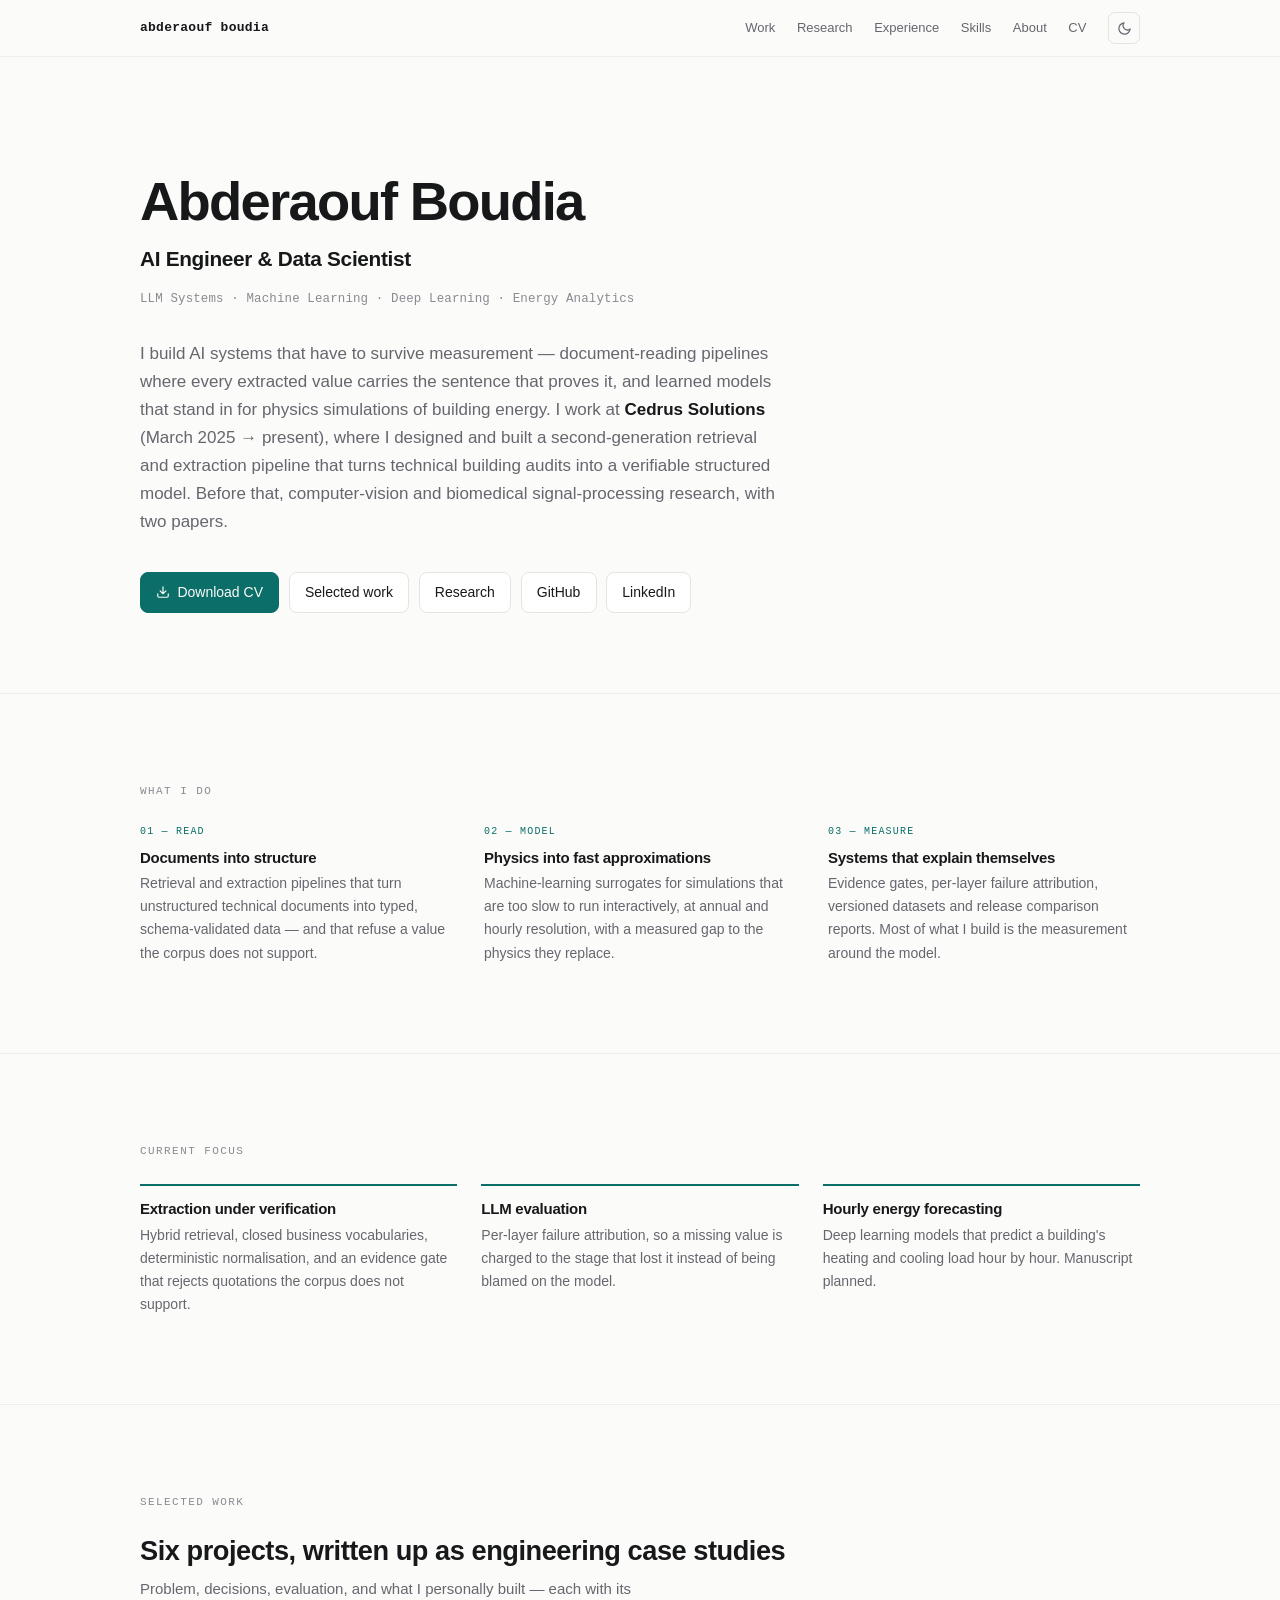
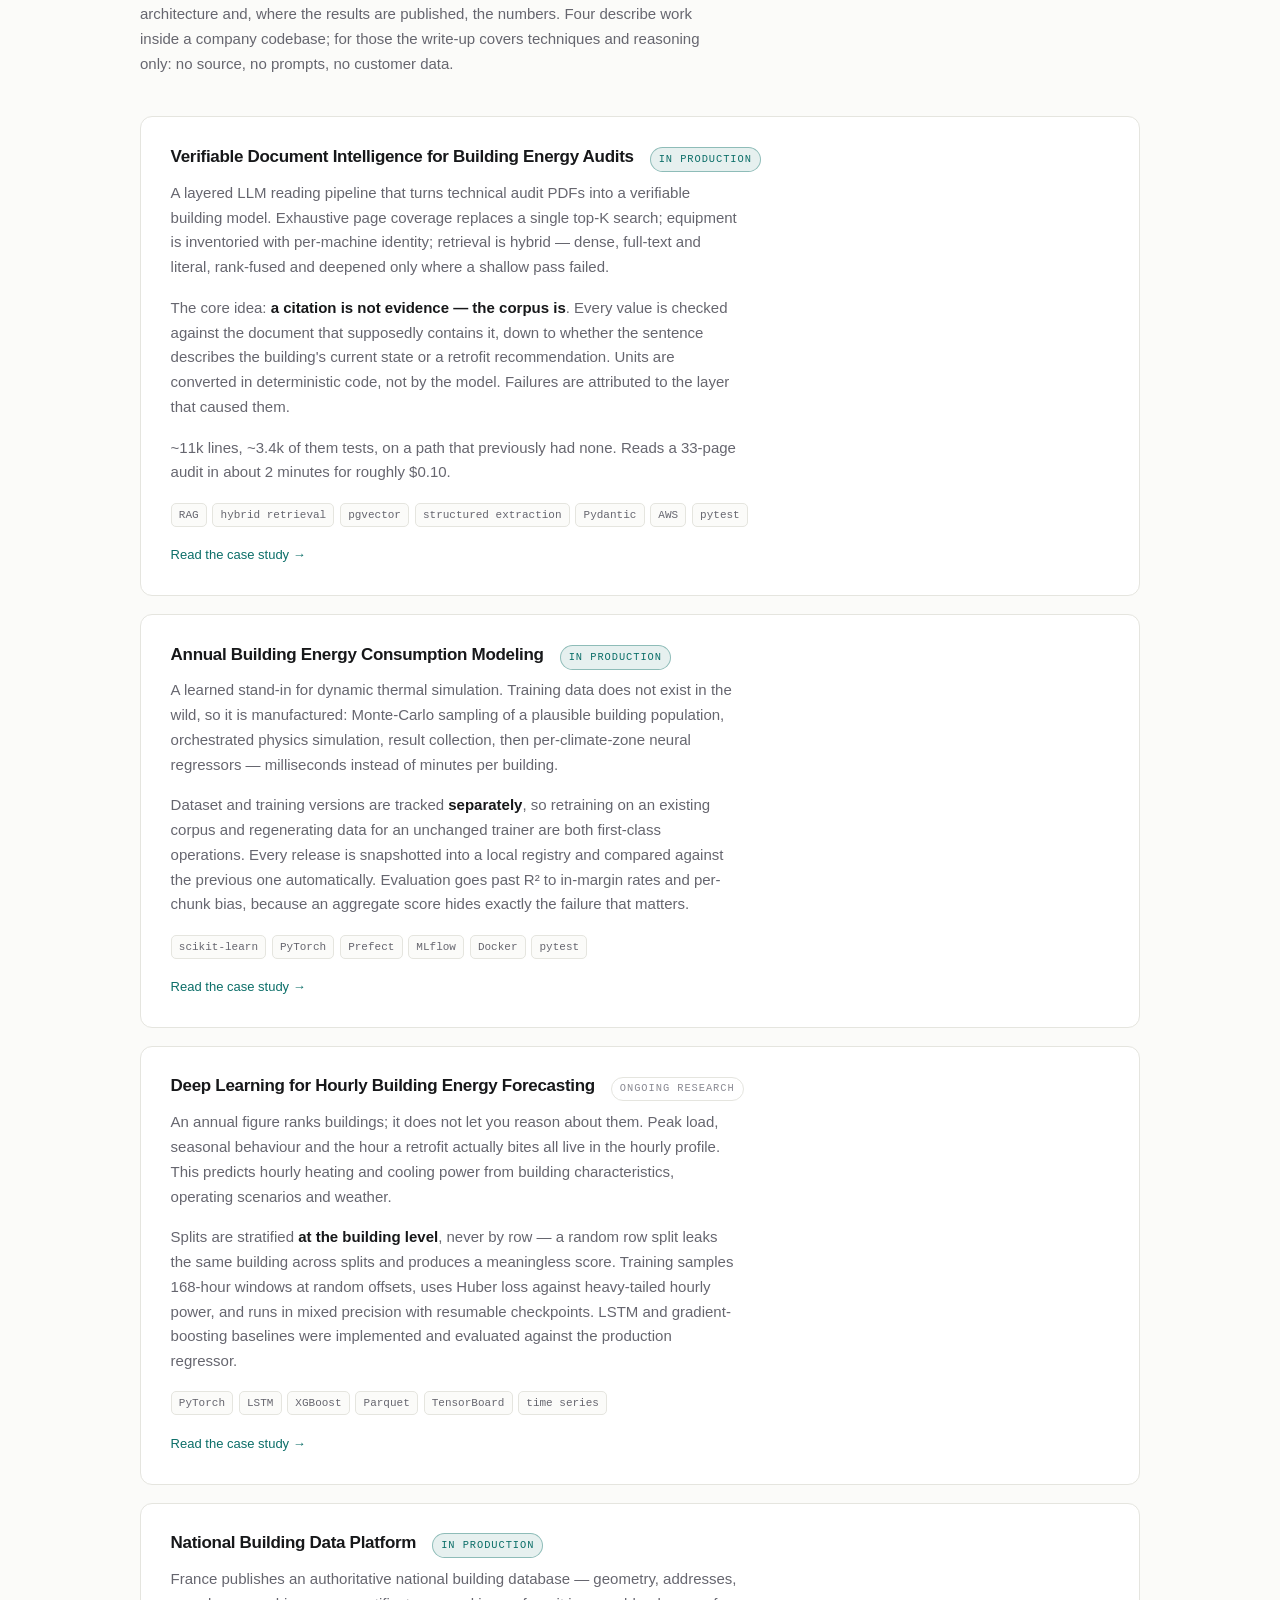
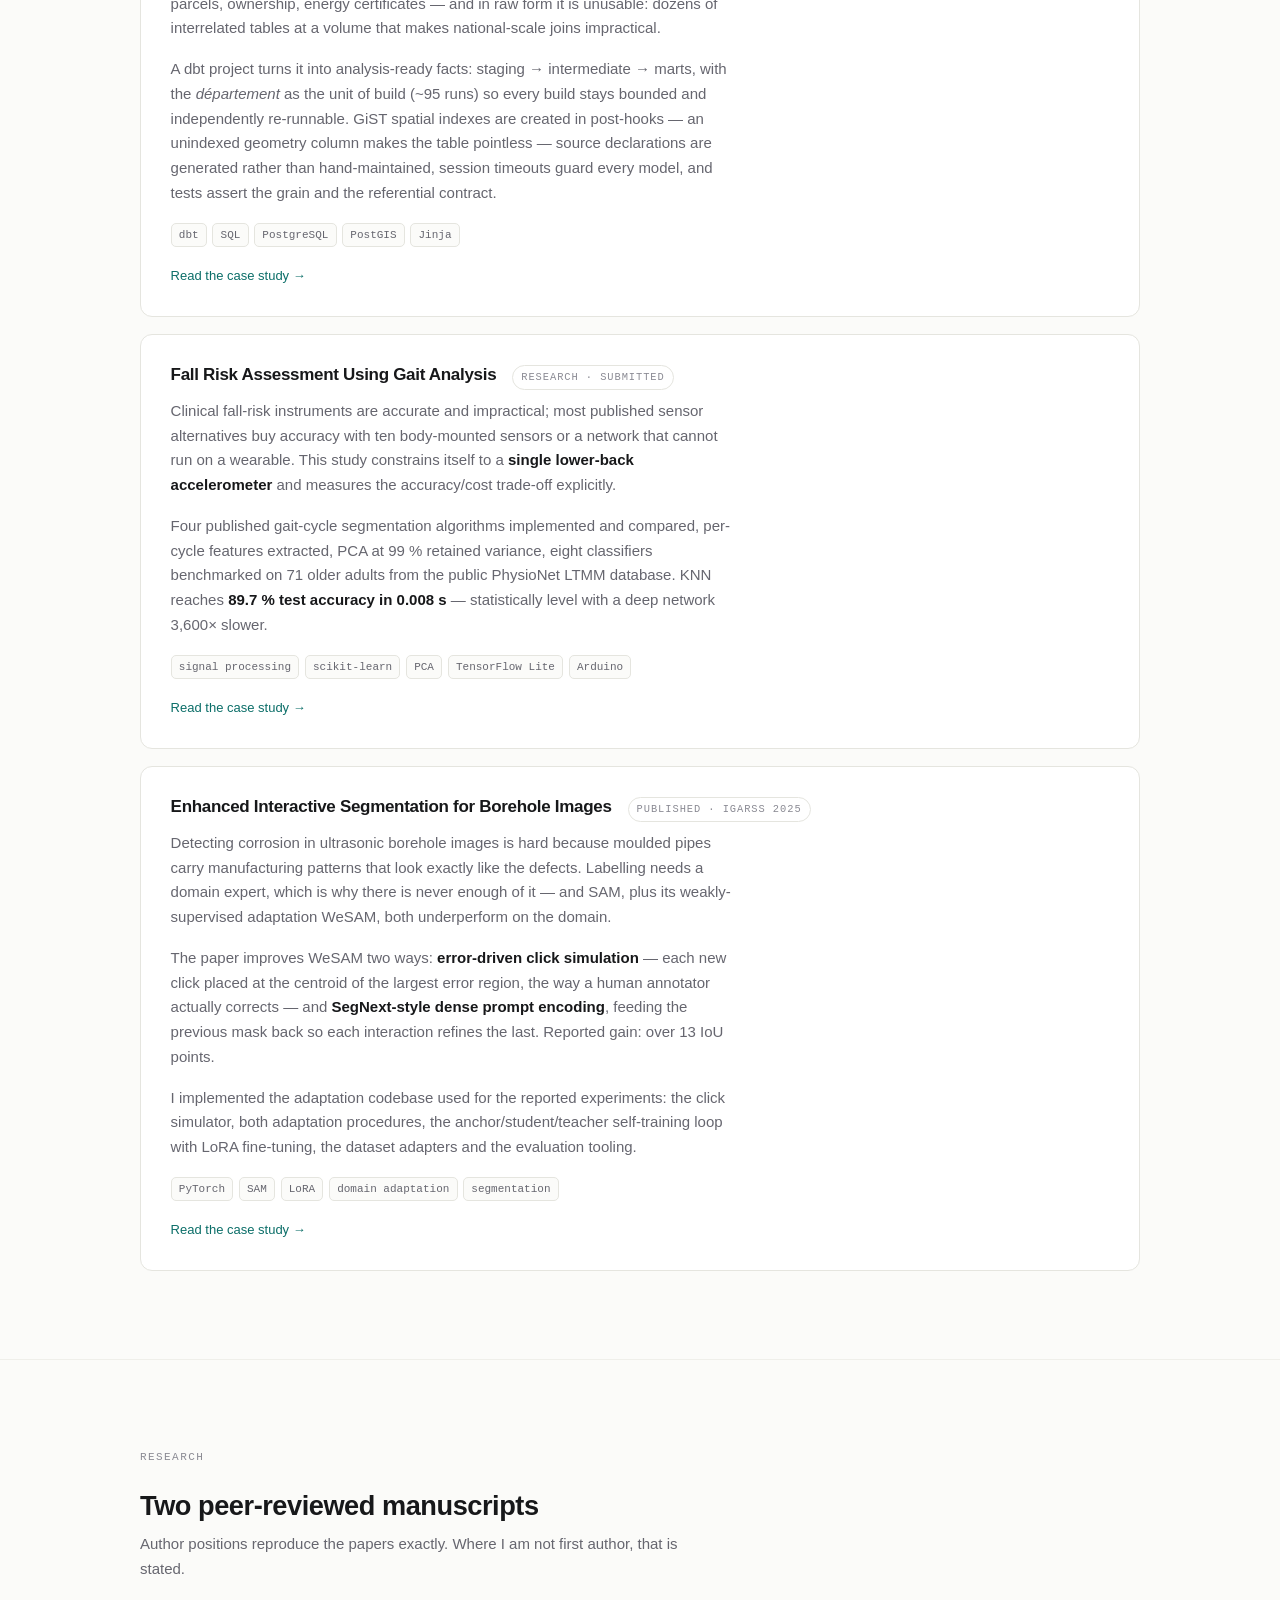
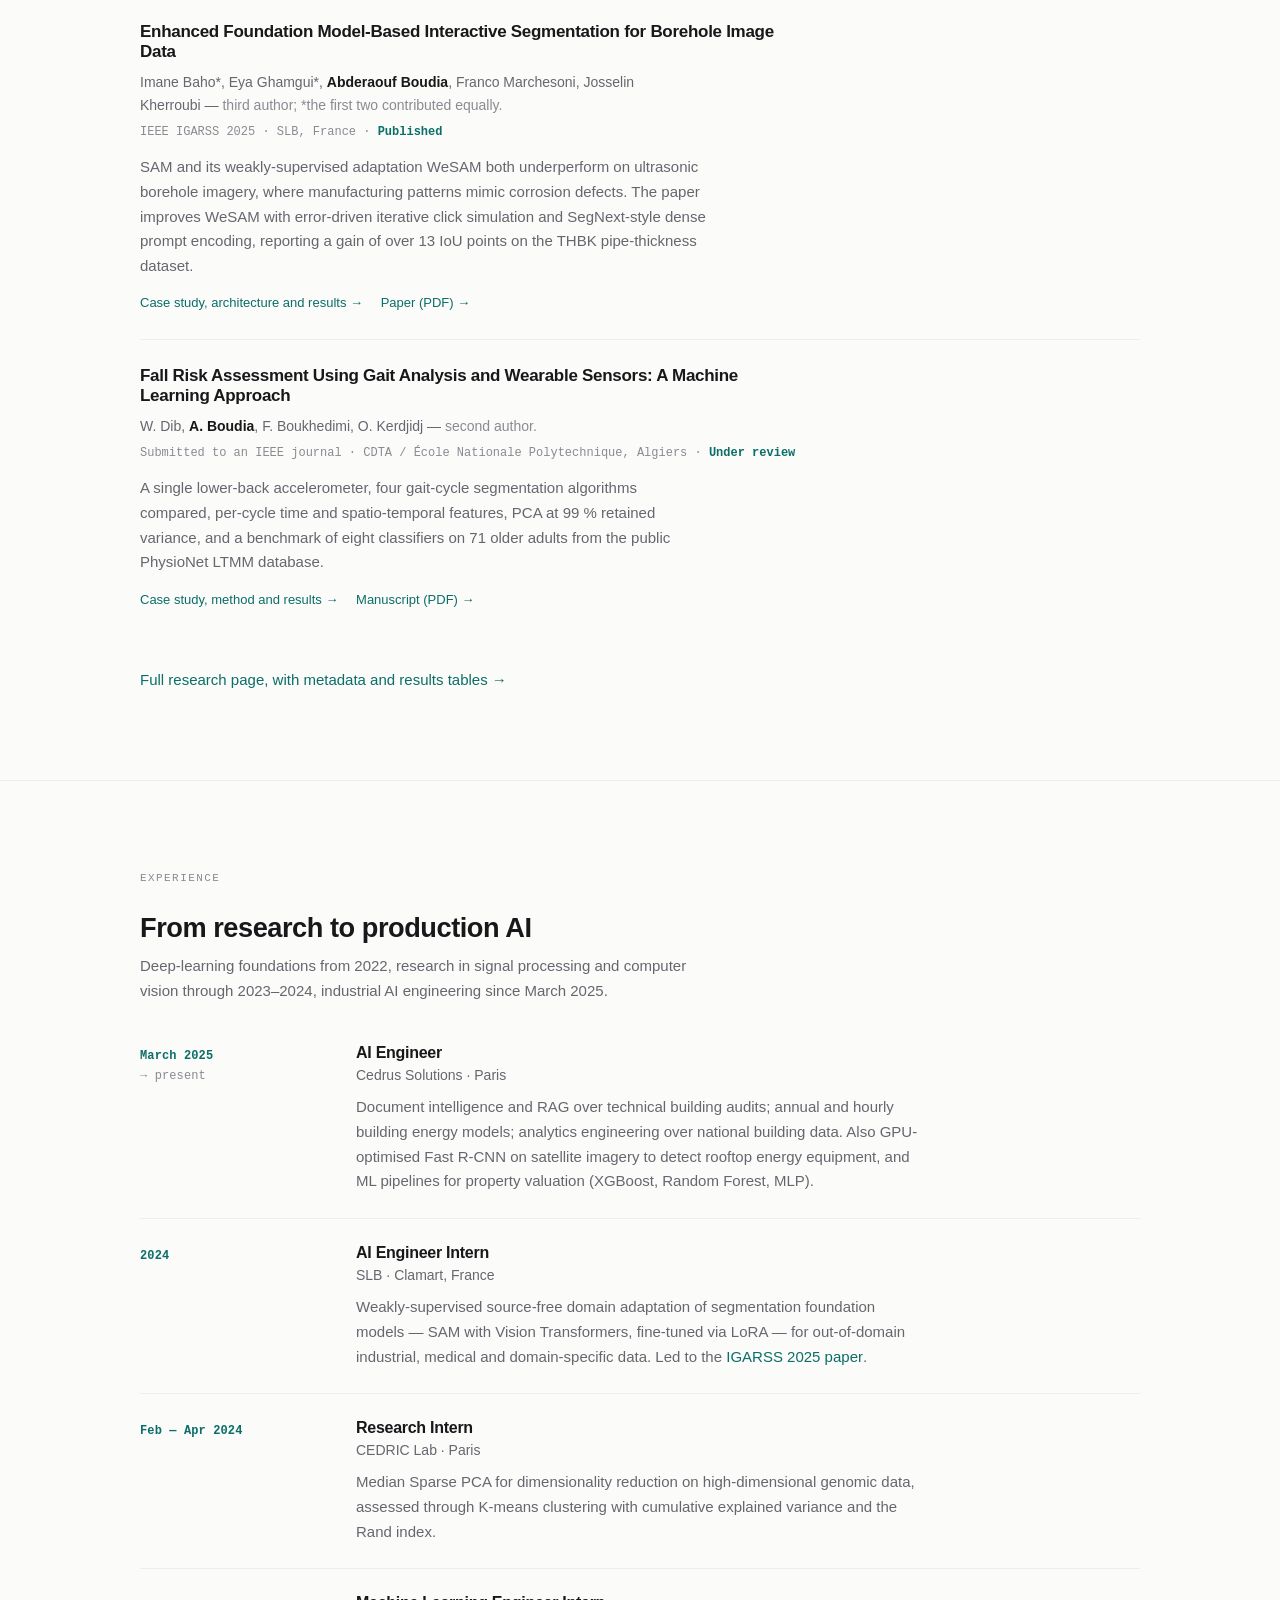
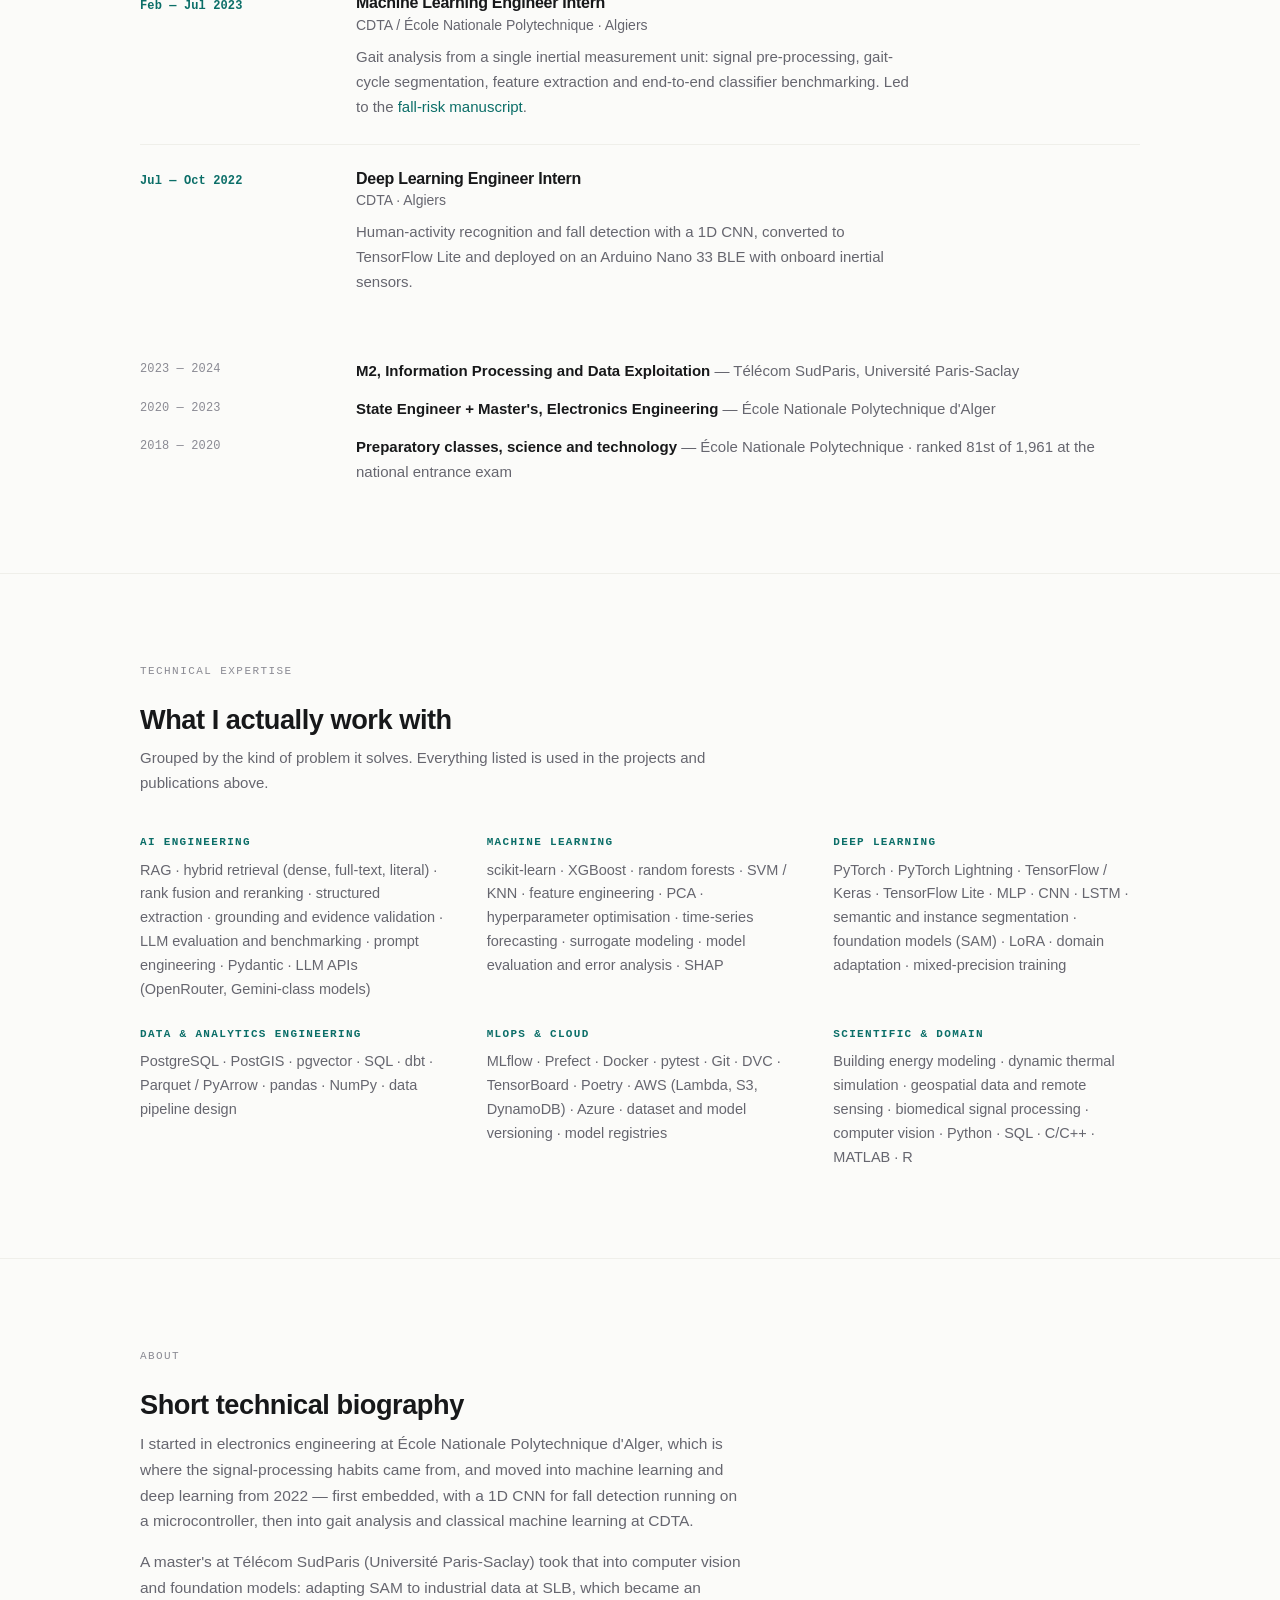
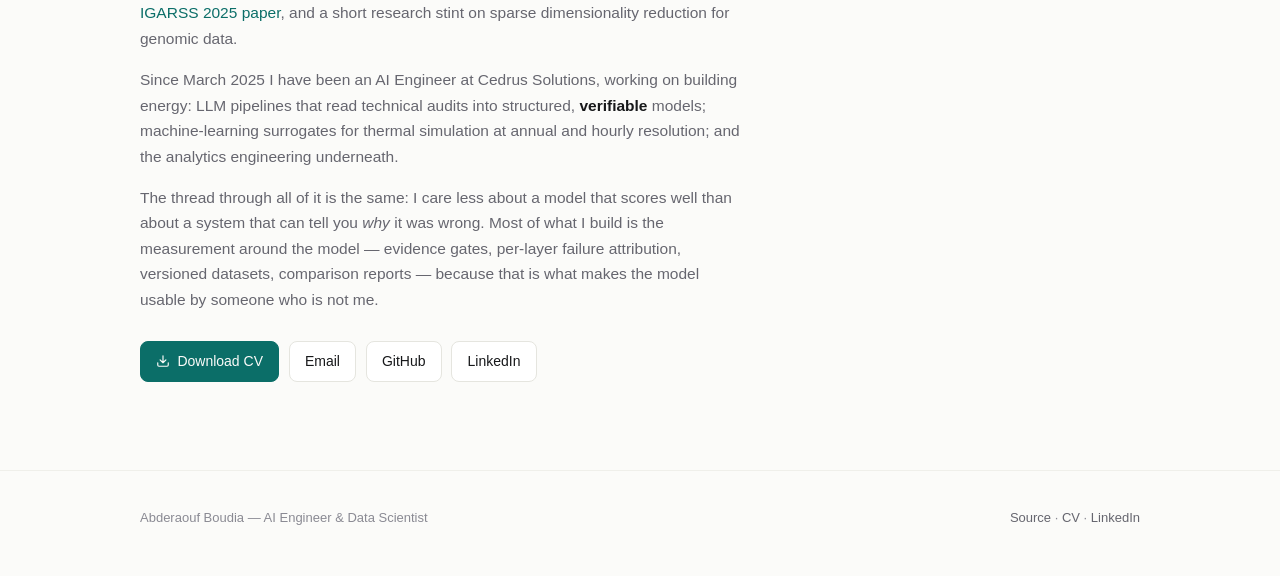
<file: docs/index.html>
<!doctype html>
<html lang="en">
<head>
<meta charset="utf-8">
<meta name="viewport" content="width=device-width, initial-scale=1">
<title>Abderaouf Boudia — AI Engineer & Data Scientist</title>
<meta name="description" content="AI Engineer &amp; Data Scientist. LLM systems, RAG and document intelligence, machine learning, deep learning and building energy analytics. Published computer-vision research.">
<meta name="author" content="Abderaouf Boudia">
<meta property="og:type" content="profile">
<meta property="og:title" content="Abderaouf Boudia — AI Engineer & Data Scientist">
<meta property="og:description" content="AI Engineer &amp; Data Scientist. LLM systems, RAG and document intelligence, machine learning, deep learning and building energy analytics. Published computer-vision research.">
<link rel="canonical" href="https://boudia-abderaouf.github.io/BOUDIA-Abderaouf/">
<link rel="icon" href="data:image/svg+xml,<svg xmlns='http://www.w3.org/2000/svg' viewBox='0 0 100 100'><rect width='100' height='100' rx='22' fill='%230b6e68'/><text y='.9em' x='50%25' text-anchor='middle' font-size='62' font-family='ui-monospace,monospace' fill='%23fff'>A</text></svg>">
<link rel="stylesheet" href="styles.css">
<script>
  // Applied before first paint so the chosen theme never flashes.
  try {
    var t = localStorage.getItem('theme');
    if (t === 'dark' || t === 'light') document.documentElement.dataset.theme = t;
  } catch (e) {}
</script>
</head>
<body>

<header class="nav">
  <div class="wrap nav__inner">
    <a class="nav__mark" href="index.html">abderaouf&nbsp;boudia</a>
    <nav class="nav__links" aria-label="Sections">
      <a href="index.html#work">Work</a>
      <a href="research.html">Research</a>
      <a href="index.html#experience">Experience</a>
      <a href="index.html#skills">Skills</a>
      <a href="index.html#about">About</a>
      <a class="nav__cta" href="https://github.com/boudia-abderaouf/BOUDIA-Abderaouf/raw/main/cv/Abderaouf-Boudia-CV.pdf">CV</a>
      <button class="theme-toggle" type="button" id="theme-toggle" aria-label="Switch colour theme">
        <svg class="i-moon" viewBox="0 0 24 24" fill="none" stroke="currentColor" stroke-width="2" stroke-linecap="round" stroke-linejoin="round" aria-hidden="true"><path d="M21 12.79A9 9 0 1 1 11.21 3 7 7 0 0 0 21 12.79z"/></svg>
        <svg class="i-sun" viewBox="0 0 24 24" fill="none" stroke="currentColor" stroke-width="2" stroke-linecap="round" stroke-linejoin="round" aria-hidden="true"><circle cx="12" cy="12" r="4"/><path d="M12 2v2M12 20v2M4.93 4.93l1.41 1.41M17.66 17.66l1.41 1.41M2 12h2M20 12h2M6.34 17.66l-1.41 1.41M19.07 4.93l-1.41 1.41"/></svg>
      </button>
    </nav>
  </div>
</header>

<main id="top">

<section class="hero">
  <div class="wrap">
    <h1>Abderaouf Boudia</h1>
    <p class="hero__role">AI Engineer &amp; Data Scientist</p>
    <p class="hero__tags">LLM Systems · Machine Learning · Deep Learning · Energy Analytics</p>
    <p class="hero__intro">
      I build AI systems that have to survive measurement — document-reading pipelines where every
      extracted value carries the sentence that proves it, and learned models that stand in for physics
      simulations of building energy. I work at <strong>Cedrus Solutions</strong> (March&nbsp;2025 →
      present), where I designed and built a second-generation retrieval and extraction pipeline that
      turns technical building audits into a verifiable structured model. Before that, computer-vision
      and biomedical signal-processing research, with two papers.
    </p>
    <div class="actions">
      <a class="btn btn--primary" href="https://github.com/boudia-abderaouf/BOUDIA-Abderaouf/raw/main/cv/Abderaouf-Boudia-CV.pdf"><svg viewBox="0 0 24 24" fill="none" stroke="currentColor" stroke-width="2" stroke-linecap="round" stroke-linejoin="round" aria-hidden="true"><path d="M21 15v4a2 2 0 0 1-2 2H5a2 2 0 0 1-2-2v-4M7 10l5 5 5-5M12 15V3"/></svg> Download CV</a>
      <a class="btn" href="#work">Selected work</a>
      <a class="btn" href="research.html">Research</a>
      <a class="btn" href="https://github.com/boudia-abderaouf">GitHub</a>
      <a class="btn" href="https://www.linkedin.com/in/abderaouf-boudia-4bb166174/">LinkedIn</a>
    </div>
  </div>
</section>

<section id="what">
  <div class="wrap reveal">
    <p class="eyebrow">What I do</p>
    <div class="triad">
      <div>
        <span class="k">01 — Read</span>
        <h3>Documents into structure</h3>
        <p>Retrieval and extraction pipelines that turn unstructured technical documents into typed,
        schema-validated data — and that refuse a value the corpus does not support.</p>
      </div>
      <div>
        <span class="k">02 — Model</span>
        <h3>Physics into fast approximations</h3>
        <p>Machine-learning surrogates for simulations that are too slow to run interactively, at annual
        and hourly resolution, with a measured gap to the physics they replace.</p>
      </div>
      <div>
        <span class="k">03 — Measure</span>
        <h3>Systems that explain themselves</h3>
        <p>Evidence gates, per-layer failure attribution, versioned datasets and release comparison
        reports. Most of what I build is the measurement around the model.</p>
      </div>
    </div>
  </div>
</section>

<section id="focus">
  <div class="wrap reveal">
    <p class="eyebrow">Current focus</p>
    <ul class="focus">
      <li>
        <h3>Extraction under verification</h3>
        <p>Hybrid retrieval, closed business vocabularies, deterministic normalisation, and an evidence
        gate that rejects quotations the corpus does not support.</p>
      </li>
      <li>
        <h3>LLM evaluation</h3>
        <p>Per-layer failure attribution, so a missing value is charged to the stage that lost it
        instead of being blamed on the model.</p>
      </li>
      <li>
        <h3>Hourly energy forecasting</h3>
        <p>Deep learning models that predict a building's heating and cooling load hour by hour.
        Manuscript planned.</p>
      </li>
    </ul>
  </div>
</section>

<section id="work">
  <div class="wrap">
    <div class="reveal">
      <p class="eyebrow">Selected work</p>
      <h2 class="section-title">Six projects, written up as engineering case studies</h2>
      <p class="section-lede">
        Problem, decisions, evaluation, and what I personally built — each with its architecture and,
        where the results are published, the numbers. Four describe work inside a company codebase; for
        those the write-up covers techniques and reasoning only: no source, no prompts, no customer data.
      </p>
    </div>
    <div class="projects">
      <article class="card reveal">
        <div class="card__head">
          <h3 class="card__title"><a href="projects/document-intelligence.html">Verifiable Document Intelligence for Building Energy Audits</a></h3>
          <span class="status status--live">In production</span>
        </div>
        <p>A layered LLM reading pipeline that turns technical audit PDFs into a verifiable building model. Exhaustive page coverage replaces a single top-K search; equipment is inventoried with per-machine identity; retrieval is hybrid — dense, full-text and literal, rank-fused and deepened only where a shallow pass failed.</p>
        <p>The core idea: <strong>a citation is not evidence — the corpus is</strong>. Every value is checked against the document that supposedly contains it, down to whether the sentence describes the building's current state or a retrofit recommendation. Units are converted in deterministic code, not by the model. Failures are attributed to the layer that caused them.</p>
        <p>~11k lines, ~3.4k of them tests, on a path that previously had none. Reads a 33-page audit in about 2 minutes for roughly $0.10.</p>
        <div class="tags"><span class="tag">RAG</span><span class="tag">hybrid retrieval</span><span class="tag">pgvector</span><span class="tag">structured extraction</span><span class="tag">Pydantic</span><span class="tag">AWS</span><span class="tag">pytest</span></div>
        <div class="card__links"><a href="projects/document-intelligence.html">Read the case study →</a></div>
      </article>
      <article class="card reveal">
        <div class="card__head">
          <h3 class="card__title"><a href="projects/annual-energy-model.html">Annual Building Energy Consumption Modeling</a></h3>
          <span class="status status--live">In production</span>
        </div>
        <p>A learned stand-in for dynamic thermal simulation. Training data does not exist in the wild, so it is manufactured: Monte-Carlo sampling of a plausible building population, orchestrated physics simulation, result collection, then per-climate-zone neural regressors — milliseconds instead of minutes per building.</p>
        <p>Dataset and training versions are tracked <strong>separately</strong>, so retraining on an existing corpus and regenerating data for an unchanged trainer are both first-class operations. Every release is snapshotted into a local registry and compared against the previous one automatically. Evaluation goes past R² to in-margin rates and per-chunk bias, because an aggregate score hides exactly the failure that matters.</p>
        <div class="tags"><span class="tag">scikit-learn</span><span class="tag">PyTorch</span><span class="tag">Prefect</span><span class="tag">MLflow</span><span class="tag">Docker</span><span class="tag">pytest</span></div>
        <div class="card__links"><a href="projects/annual-energy-model.html">Read the case study →</a></div>
      </article>
      <article class="card reveal">
        <div class="card__head">
          <h3 class="card__title"><a href="projects/hourly-energy-forecasting.html">Deep Learning for Hourly Building Energy Forecasting</a></h3>
          <span class="status ">Ongoing research</span>
        </div>
        <p>An annual figure ranks buildings; it does not let you reason about them. Peak load, seasonal behaviour and the hour a retrofit actually bites all live in the hourly profile. This predicts hourly heating and cooling power from building characteristics, operating scenarios and weather.</p>
        <p>Splits are stratified <strong>at the building level</strong>, never by row — a random row split leaks the same building across splits and produces a meaningless score. Training samples 168-hour windows at random offsets, uses Huber loss against heavy-tailed hourly power, and runs in mixed precision with resumable checkpoints. LSTM and gradient-boosting baselines were implemented and evaluated against the production regressor.</p>
        <div class="tags"><span class="tag">PyTorch</span><span class="tag">LSTM</span><span class="tag">XGBoost</span><span class="tag">Parquet</span><span class="tag">TensorBoard</span><span class="tag">time series</span></div>
        <div class="card__links"><a href="projects/hourly-energy-forecasting.html">Read the case study →</a></div>
      </article>
      <article class="card reveal">
        <div class="card__head">
          <h3 class="card__title"><a href="projects/dbt-data-platform.html">National Building Data Platform</a></h3>
          <span class="status status--live">In production</span>
        </div>
        <p>France publishes an authoritative national building database — geometry, addresses, parcels, ownership, energy certificates — and in raw form it is unusable: dozens of interrelated tables at a volume that makes national-scale joins impractical.</p>
        <p>A dbt project turns it into analysis-ready facts: staging → intermediate → marts, with the <em>département</em> as the unit of build (~95 runs) so every build stays bounded and independently re-runnable. GiST spatial indexes are created in post-hooks — an unindexed geometry column makes the table pointless — source declarations are generated rather than hand-maintained, session timeouts guard every model, and tests assert the grain and the referential contract.</p>
        <div class="tags"><span class="tag">dbt</span><span class="tag">SQL</span><span class="tag">PostgreSQL</span><span class="tag">PostGIS</span><span class="tag">Jinja</span></div>
        <div class="card__links"><a href="projects/dbt-data-platform.html">Read the case study →</a></div>
      </article>
      <article class="card reveal">
        <div class="card__head">
          <h3 class="card__title"><a href="projects/fall-risk-assessment.html">Fall Risk Assessment Using Gait Analysis</a></h3>
          <span class="status ">Research · submitted</span>
        </div>
        <p>Clinical fall-risk instruments are accurate and impractical; most published sensor alternatives buy accuracy with ten body-mounted sensors or a network that cannot run on a wearable. This study constrains itself to a <strong>single lower-back accelerometer</strong> and measures the accuracy/cost trade-off explicitly.</p>
        <p>Four published gait-cycle segmentation algorithms implemented and compared, per-cycle features extracted, PCA at 99 % retained variance, eight classifiers benchmarked on 71 older adults from the public PhysioNet LTMM database. KNN reaches <strong>89.7 % test accuracy in 0.008 s</strong> — statistically level with a deep network 3,600× slower.</p>
        <div class="tags"><span class="tag">signal processing</span><span class="tag">scikit-learn</span><span class="tag">PCA</span><span class="tag">TensorFlow Lite</span><span class="tag">Arduino</span></div>
        <div class="card__links"><a href="projects/fall-risk-assessment.html">Read the case study →</a></div>
      </article>
      <article class="card reveal">
        <div class="card__head">
          <h3 class="card__title"><a href="projects/interseg-wesam.html">Enhanced Interactive Segmentation for Borehole Images</a></h3>
          <span class="status ">Published · IGARSS 2025</span>
        </div>
        <p>Detecting corrosion in ultrasonic borehole images is hard because moulded pipes carry manufacturing patterns that look exactly like the defects. Labelling needs a domain expert, which is why there is never enough of it — and SAM, plus its weakly-supervised adaptation WeSAM, both underperform on the domain.</p>
        <p>The paper improves WeSAM two ways: <strong>error-driven click simulation</strong> — each new click placed at the centroid of the largest error region, the way a human annotator actually corrects — and <strong>SegNext-style dense prompt encoding</strong>, feeding the previous mask back so each interaction refines the last. Reported gain: over 13 IoU points.</p>
        <p>I implemented the adaptation codebase used for the reported experiments: the click simulator, both adaptation procedures, the anchor/student/teacher self-training loop with LoRA fine-tuning, the dataset adapters and the evaluation tooling.</p>
        <div class="tags"><span class="tag">PyTorch</span><span class="tag">SAM</span><span class="tag">LoRA</span><span class="tag">domain adaptation</span><span class="tag">segmentation</span></div>
        <div class="card__links"><a href="projects/interseg-wesam.html">Read the case study →</a></div>
      </article>
    </div>
  </div>
</section>

<section id="research">
  <div class="wrap">
    <div class="reveal">
      <p class="eyebrow">Research</p>
      <h2 class="section-title">Two peer-reviewed manuscripts</h2>
      <p class="section-lede">
        Author positions reproduce the papers exactly. Where I am not first author, that is stated.
      </p>
    </div>

    <article class="pub reveal">
      <h3>Enhanced Foundation Model-Based Interactive Segmentation for Borehole Image Data</h3>
      <p class="pub__authors">Imane Baho*, Eya Ghamgui*, <strong>Abderaouf Boudia</strong>,
      Franco Marchesoni, Josselin Kherroubi — <em>third author; *the first two contributed equally.</em></p>
      <p class="pub__meta">IEEE IGARSS 2025 · SLB, France · <b>Published</b></p>
      <p class="pub__abstract">
        SAM and its weakly-supervised adaptation WeSAM both underperform on ultrasonic borehole imagery,
        where manufacturing patterns mimic corrosion defects. The paper improves WeSAM with error-driven
        iterative click simulation and SegNext-style dense prompt encoding, reporting a gain of over
        13 IoU points on the THBK pipe-thickness dataset.
      </p>
      <div class="card__links">
        <a href="projects/interseg-wesam.html">Case study, architecture and results →</a>
        <a href="https://github.com/boudia-abderaouf/BOUDIA-Abderaouf/blob/main/articles/Paper_IGARSS_InterSEG.pdf">Paper (PDF) →</a>
      </div>
    </article>

    <article class="pub reveal">
      <h3>Fall Risk Assessment Using Gait Analysis and Wearable Sensors: A Machine Learning Approach</h3>
      <p class="pub__authors">W. Dib, <strong>A. Boudia</strong>, F. Boukhedimi, O. Kerdjidj —
      <em>second author.</em></p>
      <p class="pub__meta">Submitted to an IEEE journal · CDTA / École Nationale Polytechnique, Algiers ·
      <b>Under review</b></p>
      <p class="pub__abstract">
        A single lower-back accelerometer, four gait-cycle segmentation algorithms compared, per-cycle
        time and spatio-temporal features, PCA at 99 % retained variance, and a benchmark of eight
        classifiers on 71 older adults from the public PhysioNet LTMM database.
      </p>
      <div class="card__links">
        <a href="projects/fall-risk-assessment.html">Case study, method and results →</a>
        <a href="https://github.com/boudia-abderaouf/BOUDIA-Abderaouf/blob/main/articles/Fall_Risk_Assessment_Using_Gait_Analysis.pdf">Manuscript (PDF) →</a>
      </div>
    </article>

    <p class="section-lede reveal" style="margin-top:2rem;margin-bottom:0">
      <a href="research.html">Full research page, with metadata and results tables →</a>
    </p>
  </div>
</section>

<section id="experience">
  <div class="wrap">
    <div class="reveal">
      <p class="eyebrow">Experience</p>
      <h2 class="section-title">From research to production AI</h2>
      <p class="section-lede">
        Deep-learning foundations from 2022, research in signal processing and computer vision through
        2023–2024, industrial AI engineering since March 2025.
      </p>
    </div>

    <ul class="timeline reveal">
      <li class="tl">
        <div class="tl__when"><b>March 2025</b>→ present</div>
        <div>
          <h3 class="tl__role">AI Engineer</h3>
          <p class="tl__org">Cedrus Solutions · Paris</p>
          <p class="tl__body">
            Document intelligence and RAG over technical building audits; annual and hourly building
            energy models; analytics engineering over national building data. Also GPU-optimised
            Fast R-CNN on satellite imagery to detect rooftop energy equipment, and ML pipelines for
            property valuation (XGBoost, Random Forest, MLP).
          </p>
        </div>
      </li>
      <li class="tl">
        <div class="tl__when"><b>2024</b></div>
        <div>
          <h3 class="tl__role">AI Engineer Intern</h3>
          <p class="tl__org">SLB · Clamart, France</p>
          <p class="tl__body">
            Weakly-supervised source-free domain adaptation of segmentation foundation models — SAM with
            Vision Transformers, fine-tuned via LoRA — for out-of-domain industrial, medical and
            domain-specific data. Led to the <a href="projects/interseg-wesam.html">IGARSS 2025 paper</a>.
          </p>
        </div>
      </li>
      <li class="tl">
        <div class="tl__when"><b>Feb — Apr 2024</b></div>
        <div>
          <h3 class="tl__role">Research Intern</h3>
          <p class="tl__org">CEDRIC Lab · Paris</p>
          <p class="tl__body">
            Median Sparse PCA for dimensionality reduction on high-dimensional genomic data, assessed
            through K-means clustering with cumulative explained variance and the Rand index.
          </p>
        </div>
      </li>
      <li class="tl">
        <div class="tl__when"><b>Feb — Jul 2023</b></div>
        <div>
          <h3 class="tl__role">Machine Learning Engineer Intern</h3>
          <p class="tl__org">CDTA / École Nationale Polytechnique · Algiers</p>
          <p class="tl__body">
            Gait analysis from a single inertial measurement unit: signal pre-processing, gait-cycle
            segmentation, feature extraction and end-to-end classifier benchmarking. Led to the
            <a href="projects/fall-risk-assessment.html">fall-risk manuscript</a>.
          </p>
        </div>
      </li>
      <li class="tl">
        <div class="tl__when"><b>Jul — Oct 2022</b></div>
        <div>
          <h3 class="tl__role">Deep Learning Engineer Intern</h3>
          <p class="tl__org">CDTA · Algiers</p>
          <p class="tl__body">
            Human-activity recognition and fall detection with a 1D CNN, converted to TensorFlow Lite and
            deployed on an Arduino Nano 33 BLE with onboard inertial sensors.
          </p>
        </div>
      </li>
    </ul>

    <ul class="edu reveal">
      <li>
        <div class="tl__when">2023 — 2024</div>
        <span><b>M2, Information Processing and Data Exploitation</b> — Télécom SudParis, Université Paris-Saclay</span>
      </li>
      <li>
        <div class="tl__when">2020 — 2023</div>
        <span><b>State Engineer + Master's, Electronics Engineering</b> — École Nationale Polytechnique d'Alger</span>
      </li>
      <li>
        <div class="tl__when">2018 — 2020</div>
        <span><b>Preparatory classes, science and technology</b> — École Nationale Polytechnique · ranked 81st of 1,961 at the national entrance exam</span>
      </li>
    </ul>
  </div>
</section>

<section id="skills">
  <div class="wrap">
    <div class="reveal">
      <p class="eyebrow">Technical expertise</p>
      <h2 class="section-title">What I actually work with</h2>
      <p class="section-lede">
        Grouped by the kind of problem it solves. Everything listed is used in the projects and
        publications above.
      </p>
    </div>
    <div class="skills reveal">
      <div class="skill-group">
        <h3>AI engineering</h3>
        <p>RAG · hybrid retrieval (dense, full-text, literal) · rank fusion and reranking · structured
        extraction · grounding and evidence validation · LLM evaluation and benchmarking · prompt
        engineering · Pydantic · LLM APIs (OpenRouter, Gemini-class models)</p>
      </div>
      <div class="skill-group">
        <h3>Machine learning</h3>
        <p>scikit-learn · XGBoost · random forests · SVM / KNN · feature engineering · PCA ·
        hyperparameter optimisation · time-series forecasting · surrogate modeling · model evaluation
        and error analysis · SHAP</p>
      </div>
      <div class="skill-group">
        <h3>Deep learning</h3>
        <p>PyTorch · PyTorch Lightning · TensorFlow / Keras · TensorFlow Lite · MLP · CNN · LSTM ·
        semantic and instance segmentation · foundation models (SAM) · LoRA · domain adaptation ·
        mixed-precision training</p>
      </div>
      <div class="skill-group">
        <h3>Data &amp; analytics engineering</h3>
        <p>PostgreSQL · PostGIS · pgvector · SQL · dbt · Parquet / PyArrow · pandas · NumPy · data
        pipeline design</p>
      </div>
      <div class="skill-group">
        <h3>MLOps &amp; cloud</h3>
        <p>MLflow · Prefect · Docker · pytest · Git · DVC · TensorBoard · Poetry · AWS (Lambda, S3,
        DynamoDB) · Azure · dataset and model versioning · model registries</p>
      </div>
      <div class="skill-group">
        <h3>Scientific &amp; domain</h3>
        <p>Building energy modeling · dynamic thermal simulation · geospatial data and remote sensing ·
        biomedical signal processing · computer vision · Python · SQL · C/C++ · MATLAB · R</p>
      </div>
    </div>
  </div>
</section>

<section id="about">
  <div class="wrap">
    <div class="reveal">
      <p class="eyebrow">About</p>
      <h2 class="section-title">Short technical biography</h2>
    </div>
    <div class="prose reveal">
      <p>
        I started in electronics engineering at École Nationale Polytechnique d'Alger, which is where the
        signal-processing habits came from, and moved into machine learning and deep learning from 2022 —
        first embedded, with a 1D CNN for fall detection running on a microcontroller, then into gait
        analysis and classical machine learning at CDTA.
      </p>
      <p>
        A master's at Télécom SudParis (Université Paris-Saclay) took that into computer vision and
        foundation models: adapting SAM to industrial data at SLB, which became an
        <a href="projects/interseg-wesam.html">IGARSS 2025 paper</a>, and a short research stint on
        sparse dimensionality reduction for genomic data.
      </p>
      <p>
        Since March 2025 I have been an AI Engineer at Cedrus Solutions, working on building energy: LLM
        pipelines that read technical audits into structured, <strong>verifiable</strong> models;
        machine-learning surrogates for thermal simulation at annual and hourly resolution; and the
        analytics engineering underneath.
      </p>
      <p>
        The thread through all of it is the same: I care less about a model that scores well than about a
        system that can tell you <em>why</em> it was wrong. Most of what I build is the measurement
        around the model — evidence gates, per-layer failure attribution, versioned datasets, comparison
        reports — because that is what makes the model usable by someone who is not me.
      </p>
      <div class="contact-links">
        <a class="btn btn--primary" href="https://github.com/boudia-abderaouf/BOUDIA-Abderaouf/raw/main/cv/Abderaouf-Boudia-CV.pdf"><svg viewBox="0 0 24 24" fill="none" stroke="currentColor" stroke-width="2" stroke-linecap="round" stroke-linejoin="round" aria-hidden="true"><path d="M21 15v4a2 2 0 0 1-2 2H5a2 2 0 0 1-2-2v-4M7 10l5 5 5-5M12 15V3"/></svg> Download CV</a>
        <a class="btn" href="mailto:abderaouf.boudia@gmail.com">Email</a>
        <a class="btn" href="https://github.com/boudia-abderaouf">GitHub</a>
        <a class="btn" href="https://www.linkedin.com/in/abderaouf-boudia-4bb166174/">LinkedIn</a>
      </div>
    </div>
  </div>
</section>

</main>

<footer class="footer">
  <div class="wrap footer__inner">
    <span>Abderaouf Boudia — AI Engineer &amp; Data Scientist</span>
    <span>
      <a href="https://github.com/boudia-abderaouf/BOUDIA-Abderaouf">Source</a> ·
      <a href="https://github.com/boudia-abderaouf/BOUDIA-Abderaouf/raw/main/cv/Abderaouf-Boudia-CV.pdf">CV</a> ·
      <a href="https://www.linkedin.com/in/abderaouf-boudia-4bb166174/">LinkedIn</a>
    </span>
  </div>
</footer>

<script>
  (function () {
    var root = document.documentElement;
    var btn = document.getElementById('theme-toggle');
    btn.addEventListener('click', function () {
      var current = root.dataset.theme ||
        (window.matchMedia('(prefers-color-scheme: dark)').matches ? 'dark' : 'light');
      var next = current === 'dark' ? 'light' : 'dark';
      root.dataset.theme = next;
      try { localStorage.setItem('theme', next); } catch (e) {}
    });

    if (window.matchMedia('(prefers-reduced-motion: reduce)').matches) return;
    var items = document.querySelectorAll('.reveal');
    if (!('IntersectionObserver' in window)) {
      items.forEach(function (el) { el.classList.add('is-in'); });
      return;
    }
    var io = new IntersectionObserver(function (entries) {
      entries.forEach(function (entry) {
        if (!entry.isIntersecting) return;
        entry.target.classList.add('is-in');
        io.unobserve(entry.target);
      });
    }, { rootMargin: '0px 0px -8% 0px', threshold: 0.05 });
    items.forEach(function (el) { io.observe(el); });
  })();
</script>

</body>
</html>
</file>
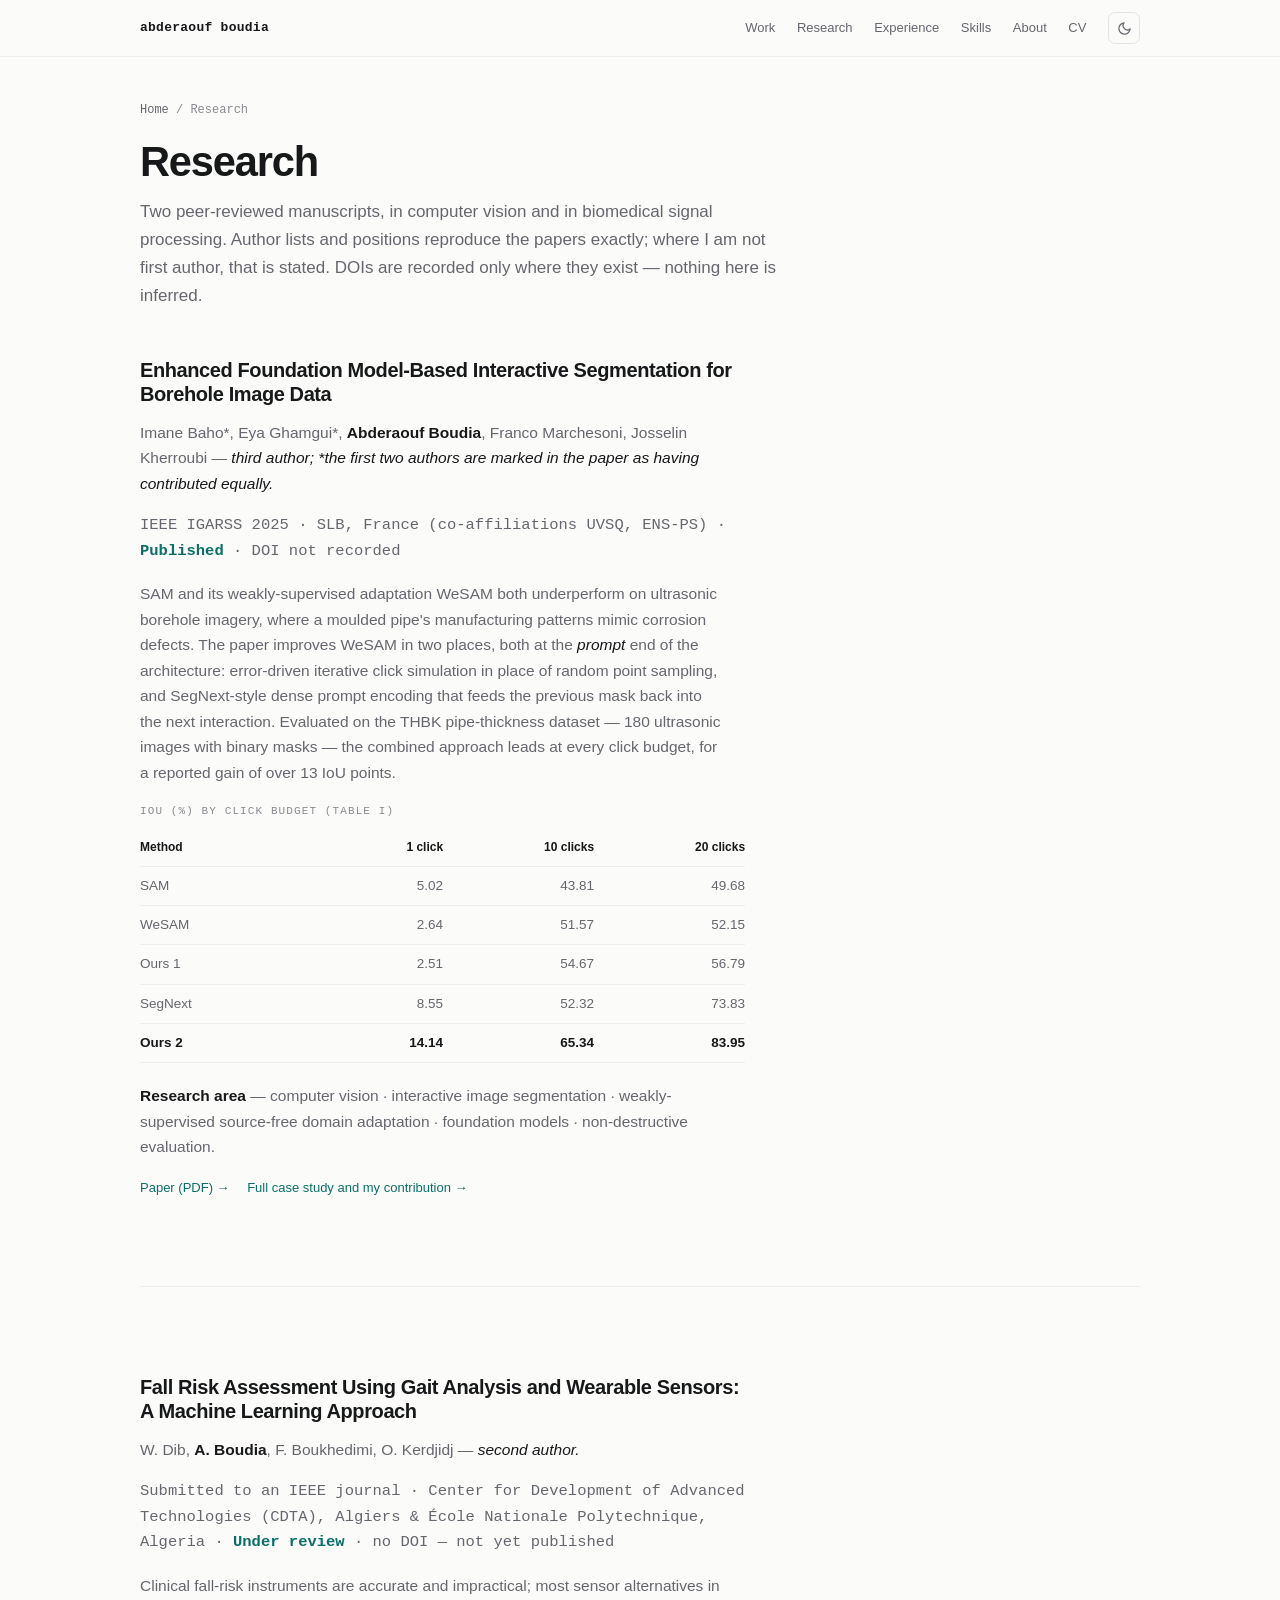
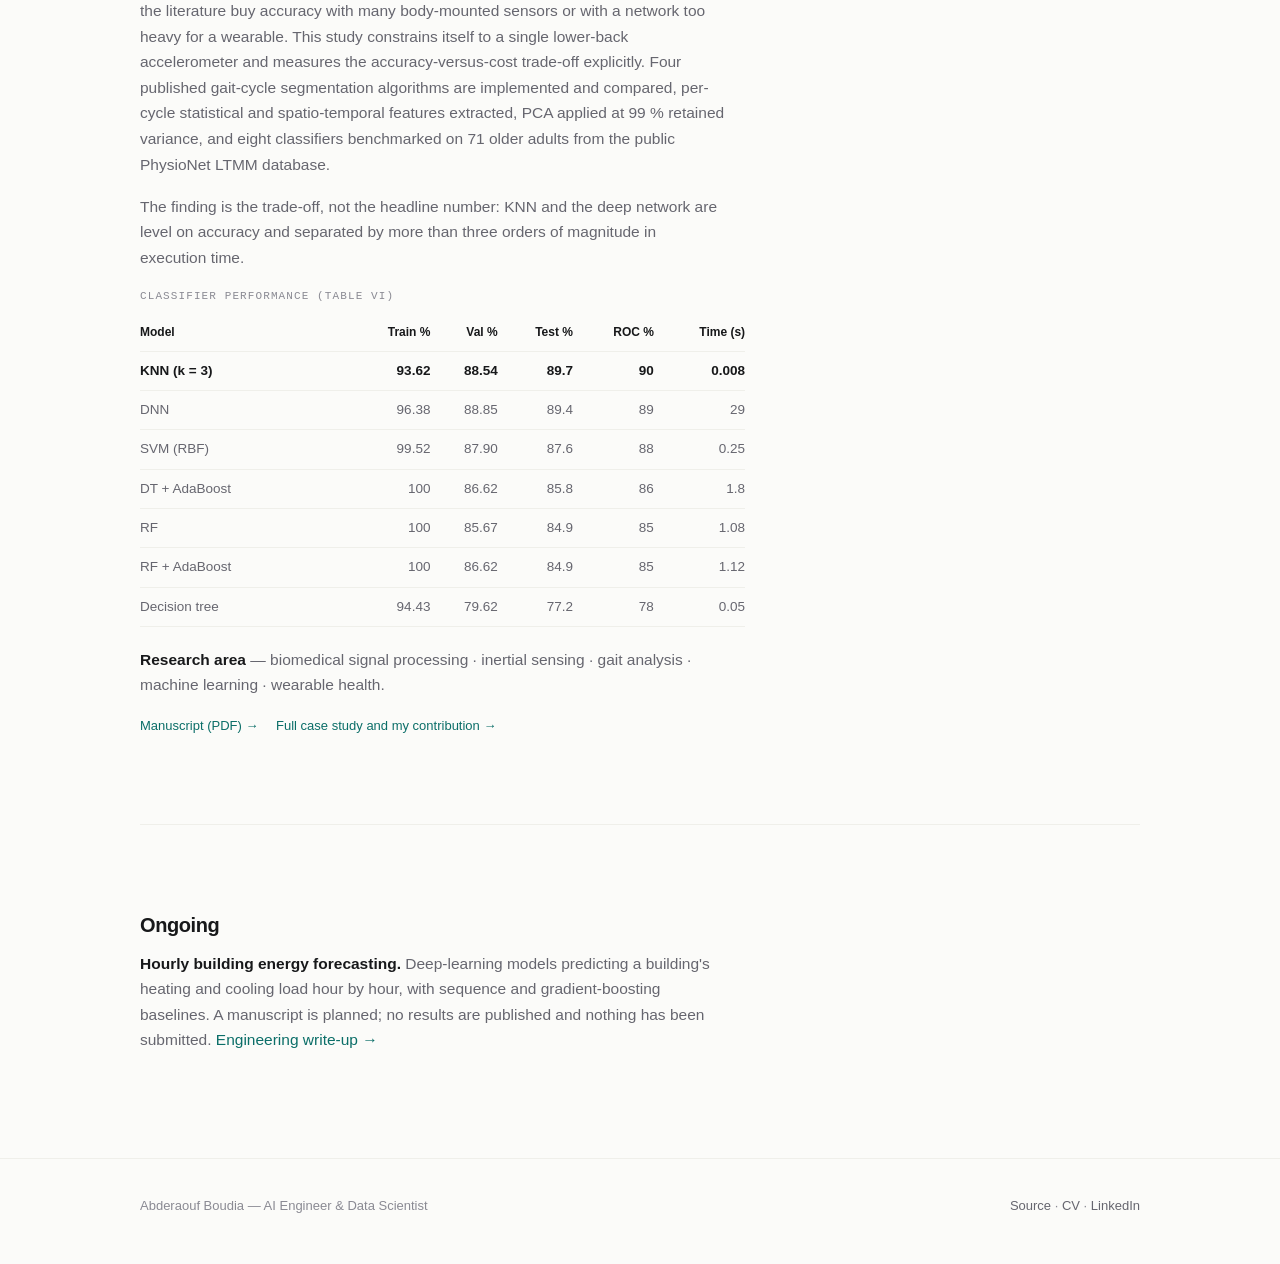
<file: docs/research.html>
<!doctype html>
<html lang="en">
<head>
<meta charset="utf-8">
<meta name="viewport" content="width=device-width, initial-scale=1">
<title>Research — Abderaouf Boudia</title>
<meta name="description" content="Peer-reviewed research in computer vision and biomedical signal processing: interactive segmentation for borehole imagery (IEEE IGARSS 2025) and fall-risk assessment from gait analysis.">
<meta name="author" content="Abderaouf Boudia">
<meta property="og:type" content="article">
<meta property="og:title" content="Research — Abderaouf Boudia">
<meta property="og:description" content="Peer-reviewed research in computer vision and biomedical signal processing: interactive segmentation for borehole imagery (IEEE IGARSS 2025) and fall-risk assessment from gait analysis.">
<link rel="canonical" href="https://boudia-abderaouf.github.io/BOUDIA-Abderaouf/research.html">
<link rel="icon" href="data:image/svg+xml,<svg xmlns='http://www.w3.org/2000/svg' viewBox='0 0 100 100'><rect width='100' height='100' rx='22' fill='%230b6e68'/><text y='.9em' x='50%25' text-anchor='middle' font-size='62' font-family='ui-monospace,monospace' fill='%23fff'>A</text></svg>">
<link rel="stylesheet" href="styles.css">
<script>
  // Applied before first paint so the chosen theme never flashes.
  try {
    var t = localStorage.getItem('theme');
    if (t === 'dark' || t === 'light') document.documentElement.dataset.theme = t;
  } catch (e) {}
</script>
</head>
<body>

<header class="nav">
  <div class="wrap nav__inner">
    <a class="nav__mark" href="index.html">abderaouf&nbsp;boudia</a>
    <nav class="nav__links" aria-label="Sections">
      <a href="index.html#work">Work</a>
      <a href="research.html" aria-current="page">Research</a>
      <a href="index.html#experience">Experience</a>
      <a href="index.html#skills">Skills</a>
      <a href="index.html#about">About</a>
      <a class="nav__cta" href="https://github.com/boudia-abderaouf/BOUDIA-Abderaouf/raw/main/cv/Abderaouf-Boudia-CV.pdf">CV</a>
      <button class="theme-toggle" type="button" id="theme-toggle" aria-label="Switch colour theme">
        <svg class="i-moon" viewBox="0 0 24 24" fill="none" stroke="currentColor" stroke-width="2" stroke-linecap="round" stroke-linejoin="round" aria-hidden="true"><path d="M21 12.79A9 9 0 1 1 11.21 3 7 7 0 0 0 21 12.79z"/></svg>
        <svg class="i-sun" viewBox="0 0 24 24" fill="none" stroke="currentColor" stroke-width="2" stroke-linecap="round" stroke-linejoin="round" aria-hidden="true"><circle cx="12" cy="12" r="4"/><path d="M12 2v2M12 20v2M4.93 4.93l1.41 1.41M17.66 17.66l1.41 1.41M2 12h2M20 12h2M6.34 17.66l-1.41 1.41M19.07 4.93l-1.41 1.41"/></svg>
      </button>
    </nav>
  </div>
</header>

<main>
  <div class="wrap crumb"><a href="index.html">Home</a> <span aria-hidden="true">/</span> Research</div>

  <div class="wrap page-head">
    <h1>Research</h1>
    <p class="lede">Two peer-reviewed manuscripts, in computer vision and in biomedical signal
    processing. Author lists and positions reproduce the papers exactly; where I am not first author,
    that is stated. DOIs are recorded only where they exist — nothing here is inferred.</p>
  </div>

  <div class="wrap">
  <section style="padding-top:0">
    <article class="prose-long reveal">
      <h2 style="margin-top:0;border-top:0;padding-top:0">Enhanced Foundation Model-Based Interactive
      Segmentation for Borehole Image Data</h2>

      <p class="pub__authors">Imane Baho*, Eya Ghamgui*, <strong>Abderaouf Boudia</strong>,
      Franco Marchesoni, Josselin Kherroubi — <em>third author; *the first two authors are marked in the
      paper as having contributed equally.</em></p>
      <p class="pub__meta">IEEE IGARSS 2025 · SLB, France (co-affiliations UVSQ, ENS-PS) ·
      <b>Published</b> · DOI not recorded</p>

      <p>SAM and its weakly-supervised adaptation WeSAM both underperform on ultrasonic borehole
      imagery, where a moulded pipe's manufacturing patterns mimic corrosion defects. The paper improves
      WeSAM in two places, both at the <em>prompt</em> end of the architecture: error-driven iterative
      click simulation in place of random point sampling, and SegNext-style dense prompt encoding that
      feeds the previous mask back into the next interaction. Evaluated on the THBK pipe-thickness
      dataset — 180 ultrasonic images with binary masks — the combined approach leads at every click
      budget, for a reported gain of over 13 IoU points.</p>

  <div class="tablewrap reveal">
    <table class="datatable">
      <caption>IoU (%) by click budget (Table I)</caption>
      <thead><tr><th>Method</th><th class="num">1 click</th><th class="num">10 clicks</th><th class="num">20 clicks</th></tr></thead>
      <tbody>
      <tr><td>SAM</td><td class="num">5.02</td><td class="num">43.81</td><td class="num">49.68</td></tr>
      <tr><td>WeSAM</td><td class="num">2.64</td><td class="num">51.57</td><td class="num">52.15</td></tr>
      <tr><td>Ours 1</td><td class="num">2.51</td><td class="num">54.67</td><td class="num">56.79</td></tr>
      <tr><td>SegNext</td><td class="num">8.55</td><td class="num">52.32</td><td class="num">73.83</td></tr>
      <tr class="is-key"><td>Ours 2</td><td class="num">14.14</td><td class="num">65.34</td><td class="num">83.95</td></tr>
      </tbody>
    </table>
  </div>

      <p><strong>Research area</strong> — computer vision · interactive image segmentation ·
      weakly-supervised source-free domain adaptation · foundation models · non-destructive
      evaluation.</p>

      <div class="card__links">
        <a href="https://github.com/boudia-abderaouf/BOUDIA-Abderaouf/blob/main/articles/Paper_IGARSS_InterSEG.pdf">Paper (PDF) →</a>
        <a href="projects/interseg-wesam.html">Full case study and my contribution →</a>
      </div>
    </article>
  </section>

  <section>
    <article class="prose-long reveal">
      <h2 style="margin-top:0">Fall Risk Assessment Using Gait Analysis and Wearable Sensors:
      A Machine Learning Approach</h2>

      <p class="pub__authors">W. Dib, <strong>A. Boudia</strong>, F. Boukhedimi, O. Kerdjidj —
      <em>second author.</em></p>
      <p class="pub__meta">Submitted to an IEEE journal · Center for Development of Advanced
      Technologies (CDTA), Algiers &amp; École Nationale Polytechnique, Algeria ·
      <b>Under review</b> · no DOI — not yet published</p>

      <p>Clinical fall-risk instruments are accurate and impractical; most sensor alternatives in the
      literature buy accuracy with many body-mounted sensors or with a network too heavy for a wearable.
      This study constrains itself to a single lower-back accelerometer and measures the
      accuracy-versus-cost trade-off explicitly. Four published gait-cycle segmentation algorithms are
      implemented and compared, per-cycle statistical and spatio-temporal features extracted, PCA
      applied at 99 % retained variance, and eight classifiers benchmarked on 71 older adults from the
      public PhysioNet LTMM database.</p>

      <p>The finding is the trade-off, not the headline number: KNN and the deep network are level on
      accuracy and separated by more than three orders of magnitude in execution time.</p>

  <div class="tablewrap reveal">
    <table class="datatable">
      <caption>Classifier performance (Table VI)</caption>
      <thead><tr><th>Model</th><th class="num">Train %</th><th class="num">Val %</th><th class="num">Test %</th><th class="num">ROC %</th><th class="num">Time (s)</th></tr></thead>
      <tbody>
      <tr class="is-key"><td>KNN (k = 3)</td><td class="num">93.62</td><td class="num">88.54</td><td class="num">89.7</td><td class="num">90</td><td class="num">0.008</td></tr>
      <tr><td>DNN</td><td class="num">96.38</td><td class="num">88.85</td><td class="num">89.4</td><td class="num">89</td><td class="num">29</td></tr>
      <tr><td>SVM (RBF)</td><td class="num">99.52</td><td class="num">87.90</td><td class="num">87.6</td><td class="num">88</td><td class="num">0.25</td></tr>
      <tr><td>DT + AdaBoost</td><td class="num">100</td><td class="num">86.62</td><td class="num">85.8</td><td class="num">86</td><td class="num">1.8</td></tr>
      <tr><td>RF</td><td class="num">100</td><td class="num">85.67</td><td class="num">84.9</td><td class="num">85</td><td class="num">1.08</td></tr>
      <tr><td>RF + AdaBoost</td><td class="num">100</td><td class="num">86.62</td><td class="num">84.9</td><td class="num">85</td><td class="num">1.12</td></tr>
      <tr><td>Decision tree</td><td class="num">94.43</td><td class="num">79.62</td><td class="num">77.2</td><td class="num">78</td><td class="num">0.05</td></tr>
      </tbody>
    </table>
  </div>

      <p><strong>Research area</strong> — biomedical signal processing · inertial sensing · gait
      analysis · machine learning · wearable health.</p>

      <div class="card__links">
        <a href="https://github.com/boudia-abderaouf/BOUDIA-Abderaouf/blob/main/articles/Fall_Risk_Assessment_Using_Gait_Analysis.pdf">Manuscript (PDF) →</a>
        <a href="projects/fall-risk-assessment.html">Full case study and my contribution →</a>
      </div>
    </article>
  </section>

  <section>
    <div class="prose-long reveal">
      <h2 style="margin-top:0">Ongoing</h2>
      <p><strong>Hourly building energy forecasting.</strong> Deep-learning models predicting a
      building's heating and cooling load hour by hour, with sequence and gradient-boosting baselines. A
      manuscript is planned; no results are published and nothing has been submitted.
      <a href="projects/hourly-energy-forecasting.html">Engineering write-up →</a></p>
    </div>
  </section>
  </div>
</main>

<footer class="footer">
  <div class="wrap footer__inner">
    <span>Abderaouf Boudia — AI Engineer &amp; Data Scientist</span>
    <span>
      <a href="https://github.com/boudia-abderaouf/BOUDIA-Abderaouf">Source</a> ·
      <a href="https://github.com/boudia-abderaouf/BOUDIA-Abderaouf/raw/main/cv/Abderaouf-Boudia-CV.pdf">CV</a> ·
      <a href="https://www.linkedin.com/in/abderaouf-boudia-4bb166174/">LinkedIn</a>
    </span>
  </div>
</footer>

<script>
  (function () {
    var root = document.documentElement;
    var btn = document.getElementById('theme-toggle');
    btn.addEventListener('click', function () {
      var current = root.dataset.theme ||
        (window.matchMedia('(prefers-color-scheme: dark)').matches ? 'dark' : 'light');
      var next = current === 'dark' ? 'light' : 'dark';
      root.dataset.theme = next;
      try { localStorage.setItem('theme', next); } catch (e) {}
    });

    if (window.matchMedia('(prefers-reduced-motion: reduce)').matches) return;
    var items = document.querySelectorAll('.reveal');
    if (!('IntersectionObserver' in window)) {
      items.forEach(function (el) { el.classList.add('is-in'); });
      return;
    }
    var io = new IntersectionObserver(function (entries) {
      entries.forEach(function (entry) {
        if (!entry.isIntersecting) return;
        entry.target.classList.add('is-in');
        io.unobserve(entry.target);
      });
    }, { rootMargin: '0px 0px -8% 0px', threshold: 0.05 });
    items.forEach(function (el) { io.observe(el); });
  })();
</script>

</body>
</html>
</file>
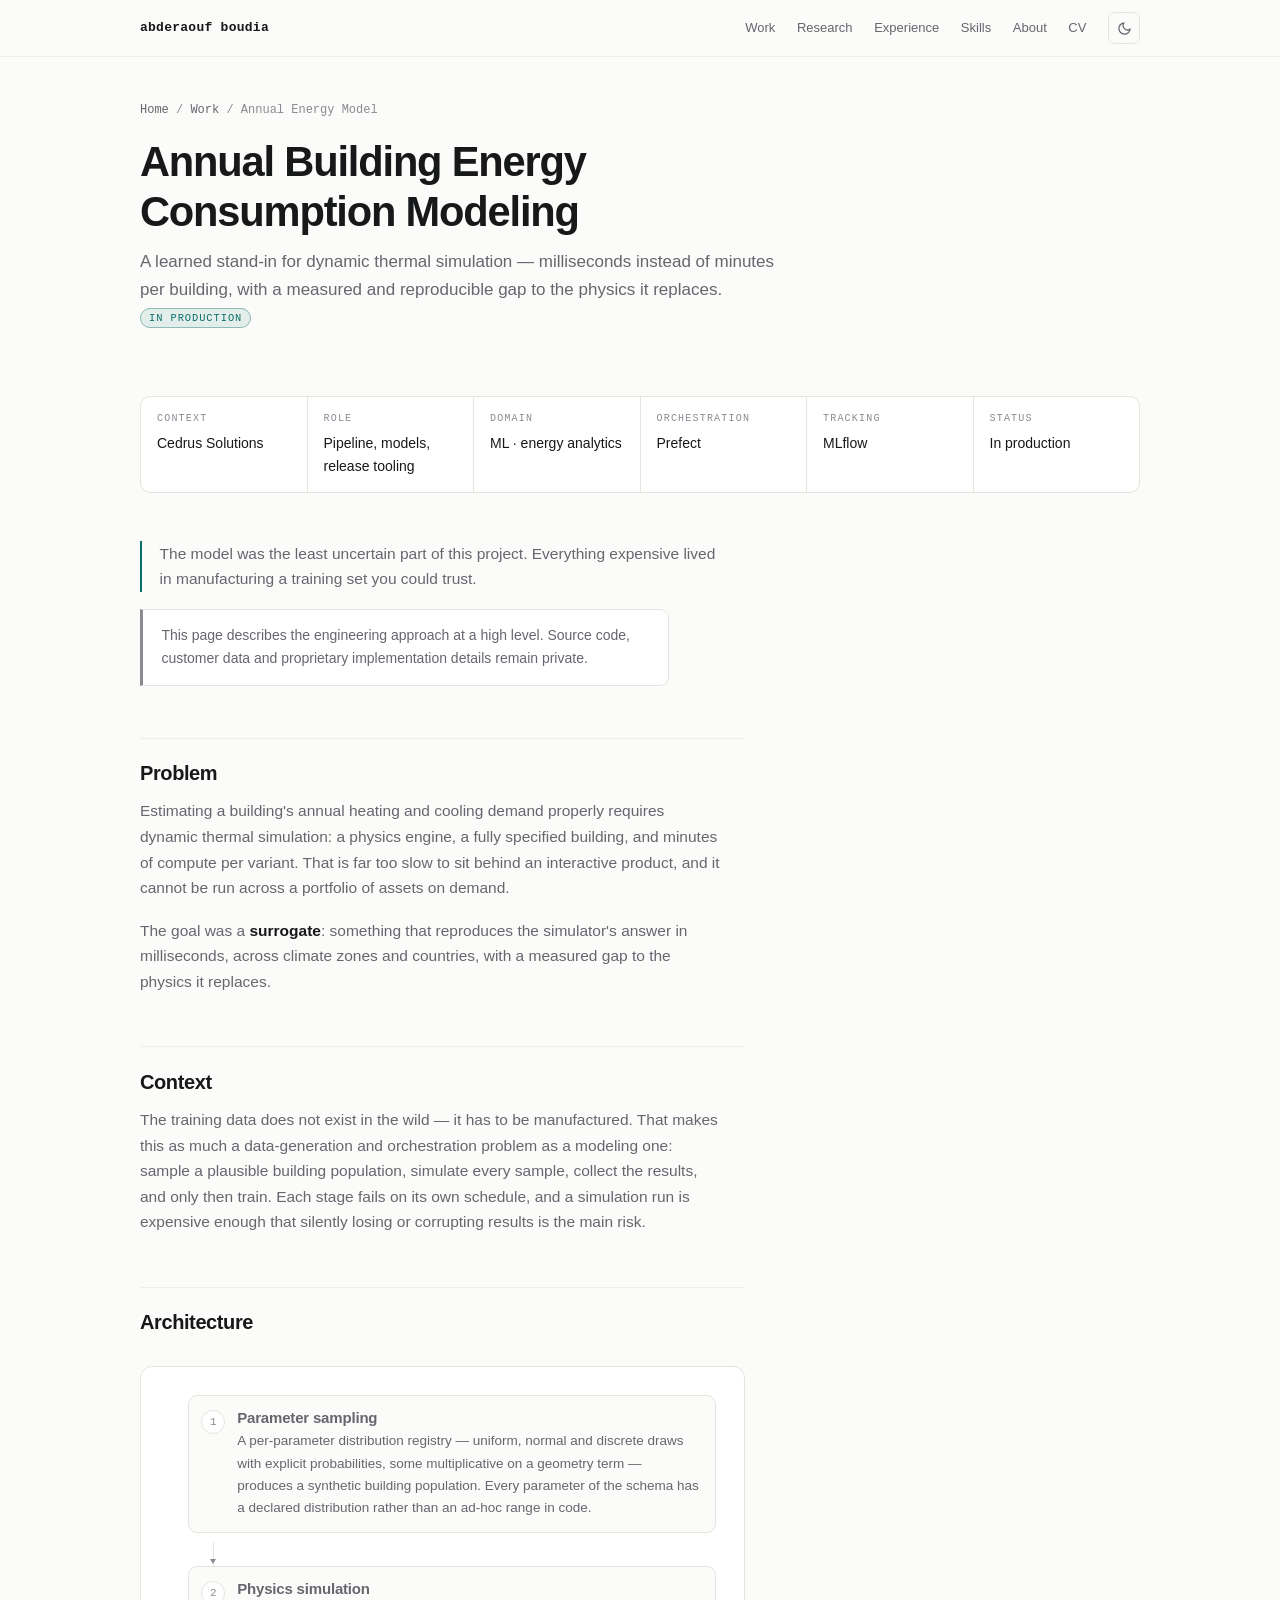
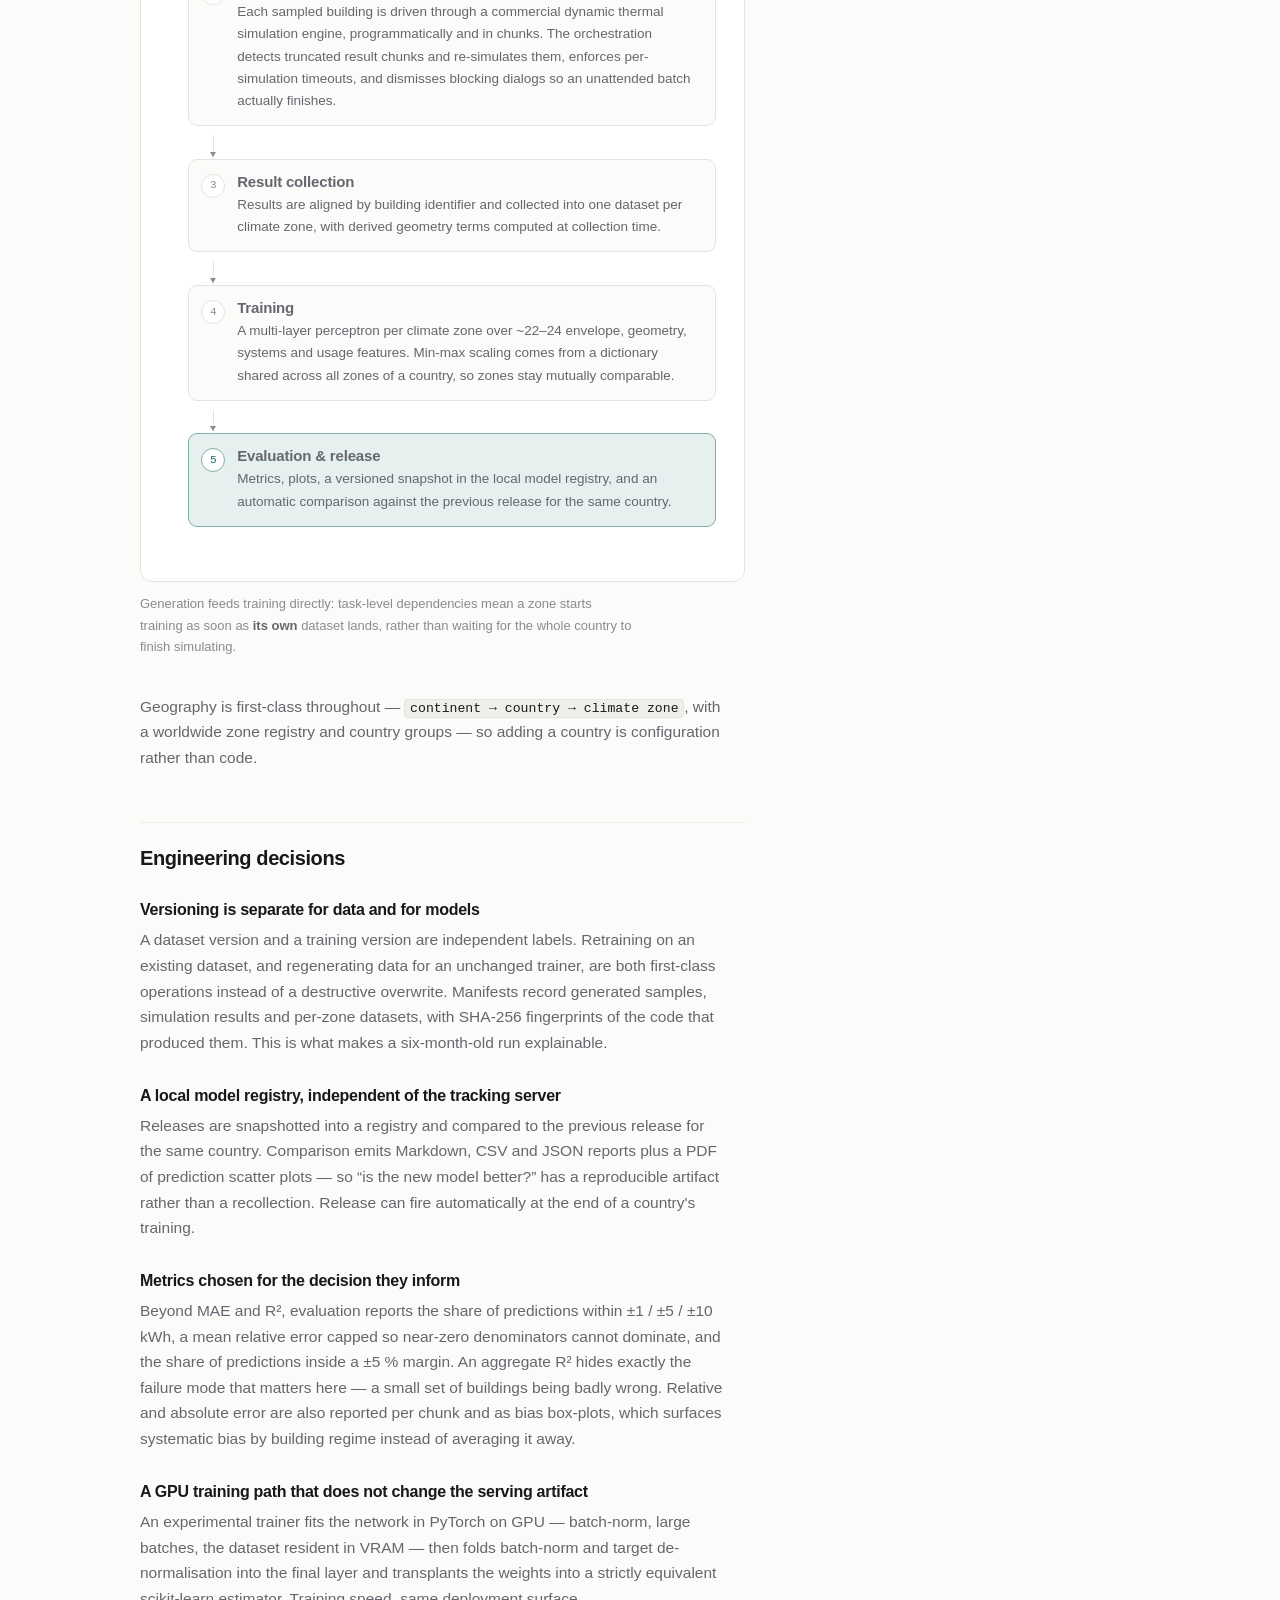
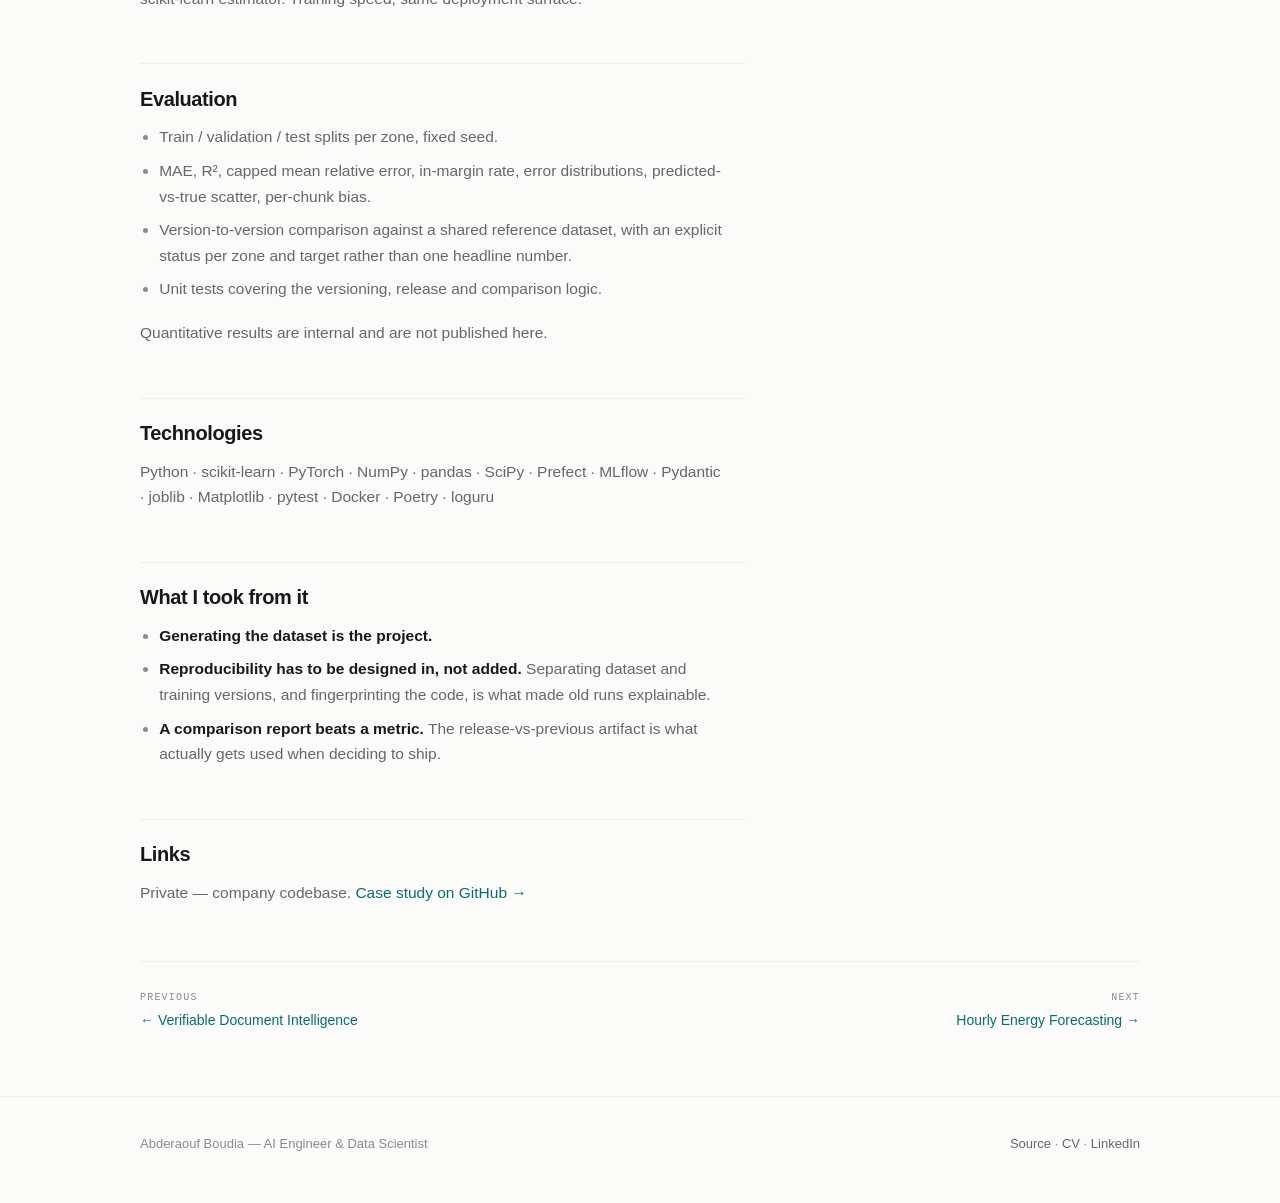
<file: docs/projects/annual-energy-model.html>
<!doctype html>
<html lang="en">
<head>
<meta charset="utf-8">
<meta name="viewport" content="width=device-width, initial-scale=1">
<title>Annual Building Energy Consumption Modeling — Abderaouf Boudia</title>
<meta name="description" content="A machine-learning surrogate for dynamic thermal simulation: Monte-Carlo building sampling, orchestrated physics simulation, per-climate-zone regressors, with independently versioned data and models.">
<meta name="author" content="Abderaouf Boudia">
<meta property="og:type" content="article">
<meta property="og:title" content="Annual Building Energy Consumption Modeling — Abderaouf Boudia">
<meta property="og:description" content="A machine-learning surrogate for dynamic thermal simulation: Monte-Carlo building sampling, orchestrated physics simulation, per-climate-zone regressors, with independently versioned data and models.">
<link rel="canonical" href="https://boudia-abderaouf.github.io/BOUDIA-Abderaouf/projects/annual-energy-model.html">
<link rel="icon" href="data:image/svg+xml,<svg xmlns='http://www.w3.org/2000/svg' viewBox='0 0 100 100'><rect width='100' height='100' rx='22' fill='%230b6e68'/><text y='.9em' x='50%25' text-anchor='middle' font-size='62' font-family='ui-monospace,monospace' fill='%23fff'>A</text></svg>">
<link rel="stylesheet" href="../styles.css">
<script>
  // Applied before first paint so the chosen theme never flashes.
  try {
    var t = localStorage.getItem('theme');
    if (t === 'dark' || t === 'light') document.documentElement.dataset.theme = t;
  } catch (e) {}
</script>
</head>
<body>

<header class="nav">
  <div class="wrap nav__inner">
    <a class="nav__mark" href="../index.html">abderaouf&nbsp;boudia</a>
    <nav class="nav__links" aria-label="Sections">
      <a href="../index.html#work" aria-current="page">Work</a>
      <a href="../research.html">Research</a>
      <a href="../index.html#experience">Experience</a>
      <a href="../index.html#skills">Skills</a>
      <a href="../index.html#about">About</a>
      <a class="nav__cta" href="https://github.com/boudia-abderaouf/BOUDIA-Abderaouf/raw/main/cv/Abderaouf-Boudia-CV.pdf">CV</a>
      <button class="theme-toggle" type="button" id="theme-toggle" aria-label="Switch colour theme">
        <svg class="i-moon" viewBox="0 0 24 24" fill="none" stroke="currentColor" stroke-width="2" stroke-linecap="round" stroke-linejoin="round" aria-hidden="true"><path d="M21 12.79A9 9 0 1 1 11.21 3 7 7 0 0 0 21 12.79z"/></svg>
        <svg class="i-sun" viewBox="0 0 24 24" fill="none" stroke="currentColor" stroke-width="2" stroke-linecap="round" stroke-linejoin="round" aria-hidden="true"><circle cx="12" cy="12" r="4"/><path d="M12 2v2M12 20v2M4.93 4.93l1.41 1.41M17.66 17.66l1.41 1.41M2 12h2M20 12h2M6.34 17.66l-1.41 1.41M19.07 4.93l-1.41 1.41"/></svg>
      </button>
    </nav>
  </div>
</header>

<main>
  <div class="wrap crumb"><a href="../index.html">Home</a> <span aria-hidden="true">/</span>
    <a href="../index.html#work">Work</a> <span aria-hidden="true">/</span> Annual Energy Model</div>

  <div class="wrap page-head">
    <h1>Annual Building Energy Consumption Modeling</h1>
    <p class="lede">A learned stand-in for dynamic thermal simulation — milliseconds instead of minutes per building, with a measured and reproducible gap to the physics it replaces. <span class="status status--live">In production</span></p>
  </div>

  <div class="wrap">
  <dl class="meta reveal">
    <div><dt>Context</dt><dd>Cedrus Solutions</dd></div>
    <div><dt>Role</dt><dd>Pipeline, models, release tooling</dd></div>
    <div><dt>Domain</dt><dd>ML · energy analytics</dd></div>
    <div><dt>Orchestration</dt><dd>Prefect</dd></div>
    <div><dt>Tracking</dt><dd>MLflow</dd></div>
    <div><dt>Status</dt><dd>In production</dd></div>
  </dl>
    <article class="prose-long">

  <p class="lead-in">The model was the least uncertain part of this project. Everything expensive lived
  in manufacturing a training set you could trust.</p>

  <div class="callout reveal"><p>This page describes the engineering approach at a high level. Source code, customer data and proprietary implementation details remain private.</p></div>

  <h2>Problem</h2>
  <p>Estimating a building's annual heating and cooling demand properly requires dynamic thermal
  simulation: a physics engine, a fully specified building, and minutes of compute per variant. That is
  far too slow to sit behind an interactive product, and it cannot be run across a portfolio of assets
  on demand.</p>
  <p>The goal was a <strong>surrogate</strong>: something that reproduces the simulator's answer in
  milliseconds, across climate zones and countries, with a measured gap to the physics it replaces.</p>

  <h2>Context</h2>
  <p>The training data does not exist in the wild — it has to be manufactured. That makes this as much a
  data-generation and orchestration problem as a modeling one: sample a plausible building population,
  simulate every sample, collect the results, and only then train. Each stage fails on its own schedule,
  and a simulation run is expensive enough that silently losing or corrupting results is the main
  risk.</p>

  <h2>Architecture</h2>

  <figure class="figure reveal">
    <div class="figure__frame">
    <ol class="flow">
      <li class="flow__step"><span class="n">1</span><h4>Parameter sampling</h4><p>A per-parameter distribution registry — uniform, normal and discrete draws with explicit probabilities, some multiplicative on a geometry term — produces a synthetic building population. Every parameter of the schema has a declared distribution rather than an ad-hoc range in code.</p></li>
      <li class="flow__step"><span class="n">2</span><h4>Physics simulation</h4><p>Each sampled building is driven through a commercial dynamic thermal simulation engine, programmatically and in chunks. The orchestration detects truncated result chunks and re-simulates them, enforces per-simulation timeouts, and dismisses blocking dialogs so an unattended batch actually finishes.</p></li>
      <li class="flow__step"><span class="n">3</span><h4>Result collection</h4><p>Results are aligned by building identifier and collected into one dataset per climate zone, with derived geometry terms computed at collection time.</p></li>
      <li class="flow__step"><span class="n">4</span><h4>Training</h4><p>A multi-layer perceptron per climate zone over ~22–24 envelope, geometry, systems and usage features. Min-max scaling comes from a dictionary shared across all zones of a country, so zones stay mutually comparable.</p></li>
      <li class="flow__step flow__step--key"><span class="n">5</span><h4>Evaluation &amp; release</h4><p>Metrics, plots, a versioned snapshot in the local model registry, and an automatic comparison against the previous release for the same country.</p></li>
    </ol>
    </div>
    <figcaption>Generation feeds training directly: task-level dependencies mean a zone starts training as soon as <b>its own</b> dataset lands, rather than waiting for the whole country to finish simulating.</figcaption>
  </figure>

  <p>Geography is first-class throughout — <code>continent → country → climate zone</code>, with a
  worldwide zone registry and country groups — so adding a country is configuration rather than code.</p>

  <h2>Engineering decisions</h2>

  <h3>Versioning is separate for data and for models</h3>
  <p>A dataset version and a training version are independent labels. Retraining on an existing dataset,
  and regenerating data for an unchanged trainer, are both first-class operations instead of a
  destructive overwrite. Manifests record generated samples, simulation results and per-zone datasets,
  with SHA-256 fingerprints of the code that produced them. This is what makes a six-month-old run
  explainable.</p>

  <h3>A local model registry, independent of the tracking server</h3>
  <p>Releases are snapshotted into a registry and compared to the previous release for the same country.
  Comparison emits Markdown, CSV and JSON reports plus a PDF of prediction scatter plots — so “is the
  new model better?” has a reproducible artifact rather than a recollection. Release can fire
  automatically at the end of a country's training.</p>

  <h3>Metrics chosen for the decision they inform</h3>
  <p>Beyond MAE and R², evaluation reports the share of predictions within ±1 / ±5 / ±10 kWh, a mean
  relative error capped so near-zero denominators cannot dominate, and the share of predictions inside a
  ±5 % margin. An aggregate R² hides exactly the failure mode that matters here — a small set of
  buildings being badly wrong. Relative and absolute error are also reported per chunk and as bias
  box-plots, which surfaces systematic bias by building regime instead of averaging it away.</p>

  <h3>A GPU training path that does not change the serving artifact</h3>
  <p>An experimental trainer fits the network in PyTorch on GPU — batch-norm, large batches, the dataset
  resident in VRAM — then folds batch-norm and target de-normalisation into the final layer and
  transplants the weights into a strictly equivalent scikit-learn estimator. Training speed, same
  deployment surface.</p>

  <h2>Evaluation</h2>
  <ul>
    <li>Train / validation / test splits per zone, fixed seed.</li>
    <li>MAE, R², capped mean relative error, in-margin rate, error distributions, predicted-vs-true
    scatter, per-chunk bias.</li>
    <li>Version-to-version comparison against a shared reference dataset, with an explicit status per
    zone and target rather than one headline number.</li>
    <li>Unit tests covering the versioning, release and comparison logic.</li>
  </ul>
  <p>Quantitative results are internal and are not published here.</p>

  <h2>Technologies</h2>
  <p>Python · scikit-learn · PyTorch · NumPy · pandas · SciPy · Prefect · MLflow · Pydantic · joblib ·
  Matplotlib · pytest · Docker · Poetry · loguru</p>

  <h2>What I took from it</h2>
  <ul>
    <li><strong>Generating the dataset is the project.</strong></li>
    <li><strong>Reproducibility has to be designed in, not added.</strong> Separating dataset and
    training versions, and fingerprinting the code, is what made old runs explainable.</li>
    <li><strong>A comparison report beats a metric.</strong> The release-vs-previous artifact is what
    actually gets used when deciding to ship.</li>
  </ul>

  <h2>Links</h2>
  <p>Private — company codebase. <a href="https://github.com/boudia-abderaouf/BOUDIA-Abderaouf/blob/main/projects/annual-energy-model.md">Case study on GitHub →</a></p>

    </article>
    <nav class="pager" aria-label="Other projects">
      <a href="document-intelligence.html"><span class="k">Previous</span>← Verifiable Document Intelligence</a>
      <a href="hourly-energy-forecasting.html"><span class="k">Next</span>Hourly Energy Forecasting →</a>
    </nav>
  </div>
</main>

<footer class="footer">
  <div class="wrap footer__inner">
    <span>Abderaouf Boudia — AI Engineer &amp; Data Scientist</span>
    <span>
      <a href="https://github.com/boudia-abderaouf/BOUDIA-Abderaouf">Source</a> ·
      <a href="https://github.com/boudia-abderaouf/BOUDIA-Abderaouf/raw/main/cv/Abderaouf-Boudia-CV.pdf">CV</a> ·
      <a href="https://www.linkedin.com/in/abderaouf-boudia-4bb166174/">LinkedIn</a>
    </span>
  </div>
</footer>

<script>
  (function () {
    var root = document.documentElement;
    var btn = document.getElementById('theme-toggle');
    btn.addEventListener('click', function () {
      var current = root.dataset.theme ||
        (window.matchMedia('(prefers-color-scheme: dark)').matches ? 'dark' : 'light');
      var next = current === 'dark' ? 'light' : 'dark';
      root.dataset.theme = next;
      try { localStorage.setItem('theme', next); } catch (e) {}
    });

    if (window.matchMedia('(prefers-reduced-motion: reduce)').matches) return;
    var items = document.querySelectorAll('.reveal');
    if (!('IntersectionObserver' in window)) {
      items.forEach(function (el) { el.classList.add('is-in'); });
      return;
    }
    var io = new IntersectionObserver(function (entries) {
      entries.forEach(function (entry) {
        if (!entry.isIntersecting) return;
        entry.target.classList.add('is-in');
        io.unobserve(entry.target);
      });
    }, { rootMargin: '0px 0px -8% 0px', threshold: 0.05 });
    items.forEach(function (el) { io.observe(el); });
  })();
</script>

</body>
</html>
</file>
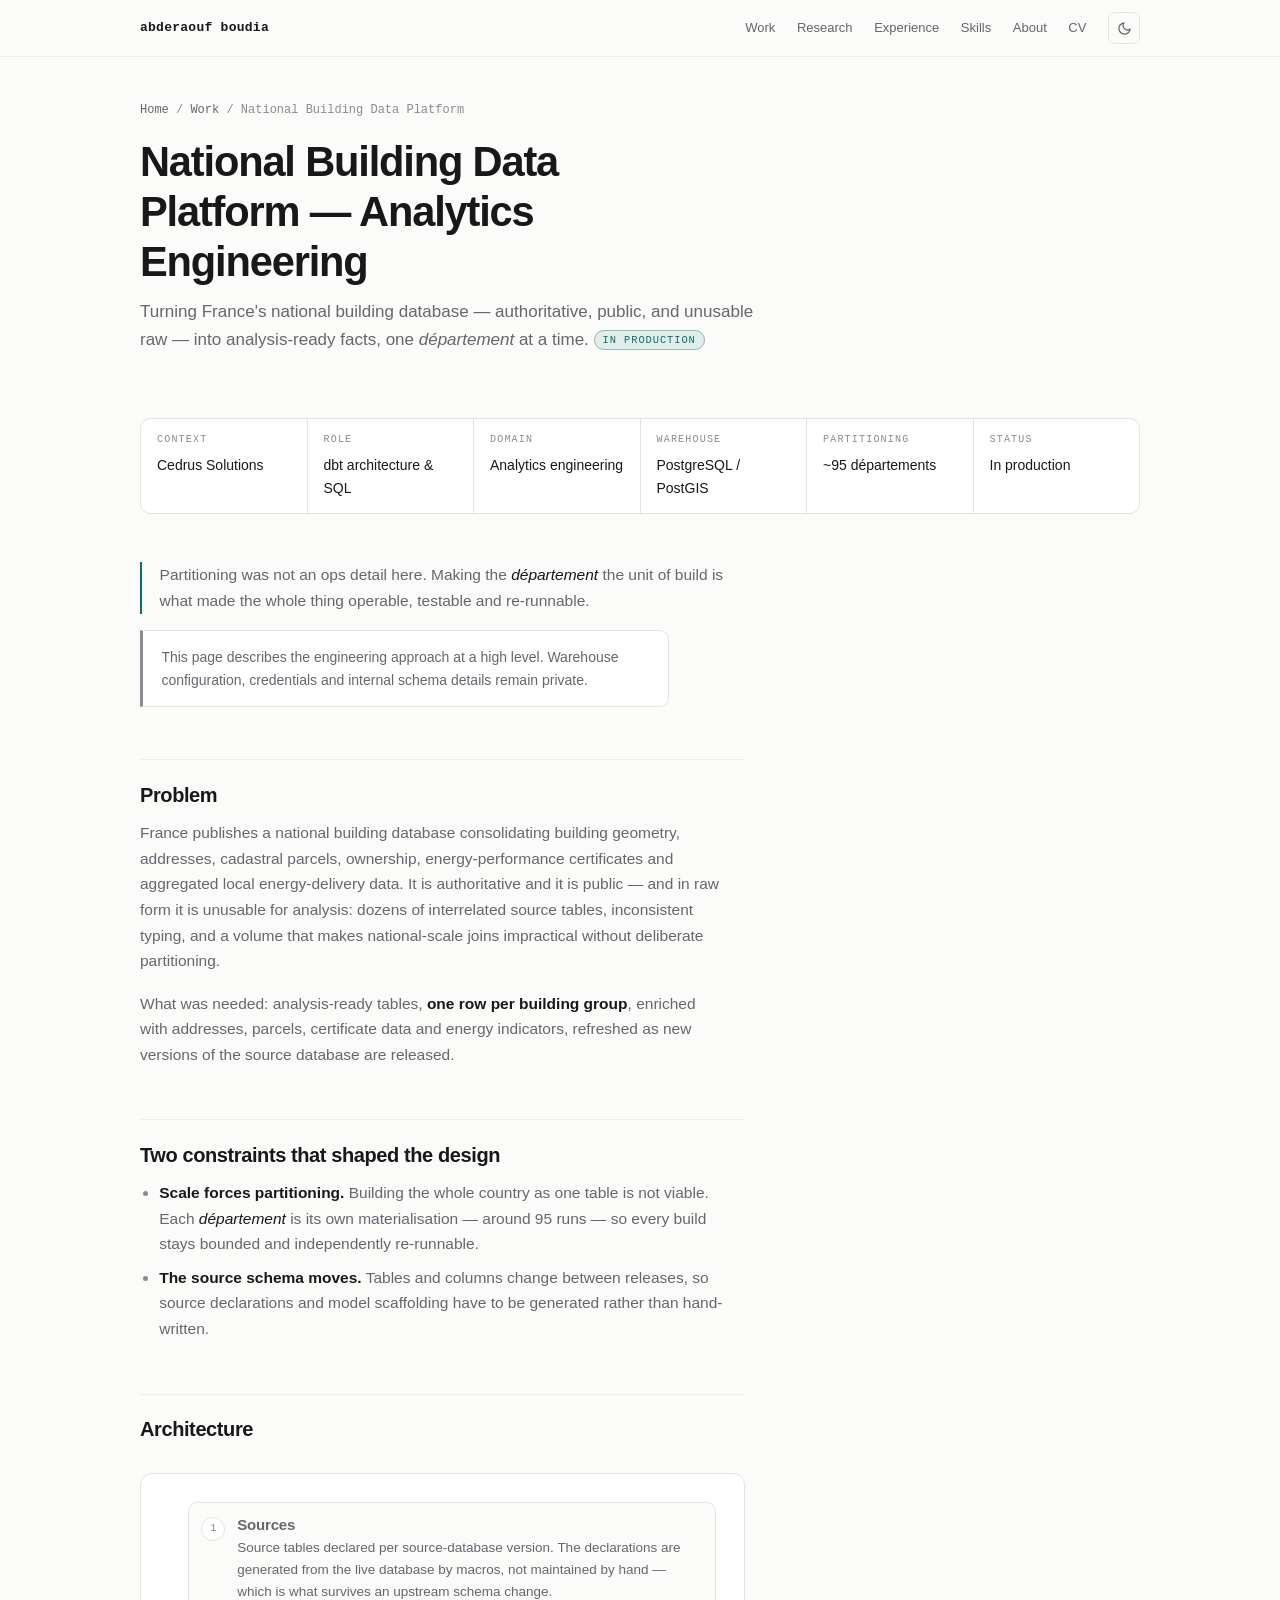
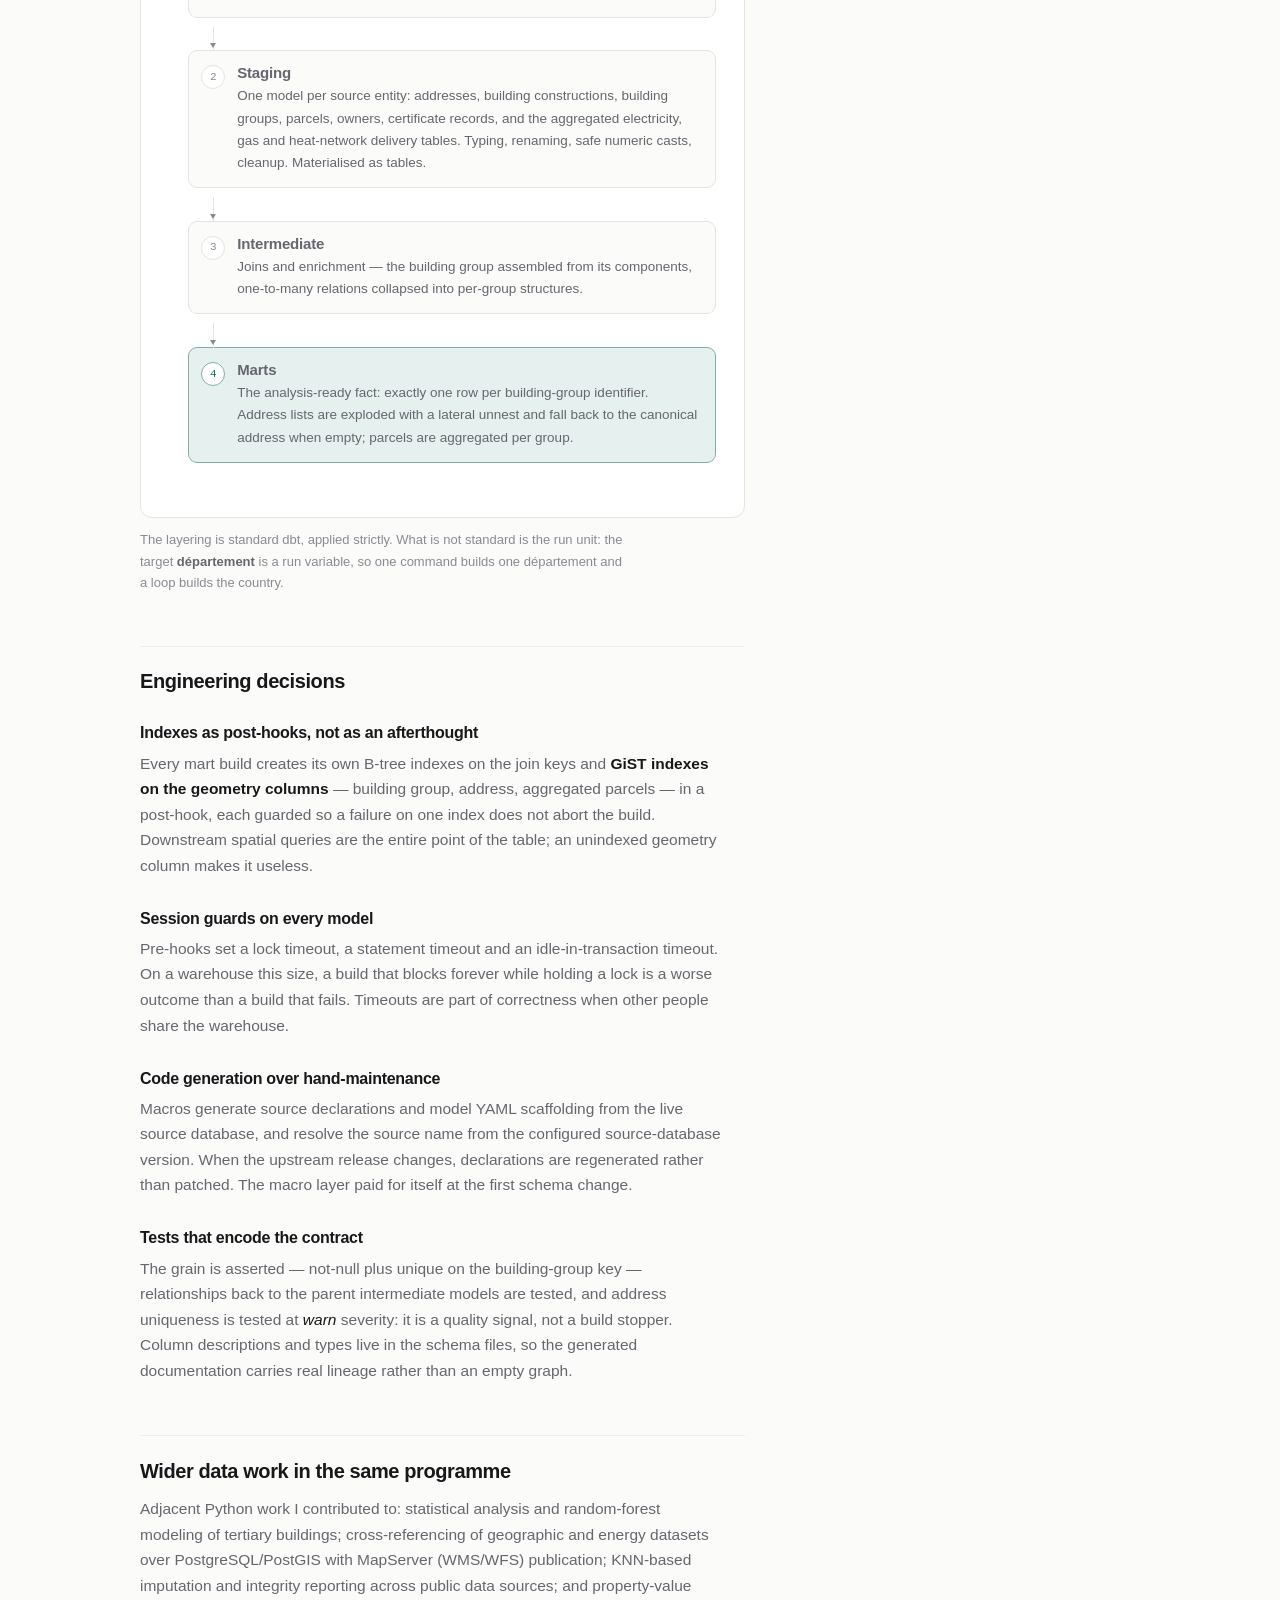
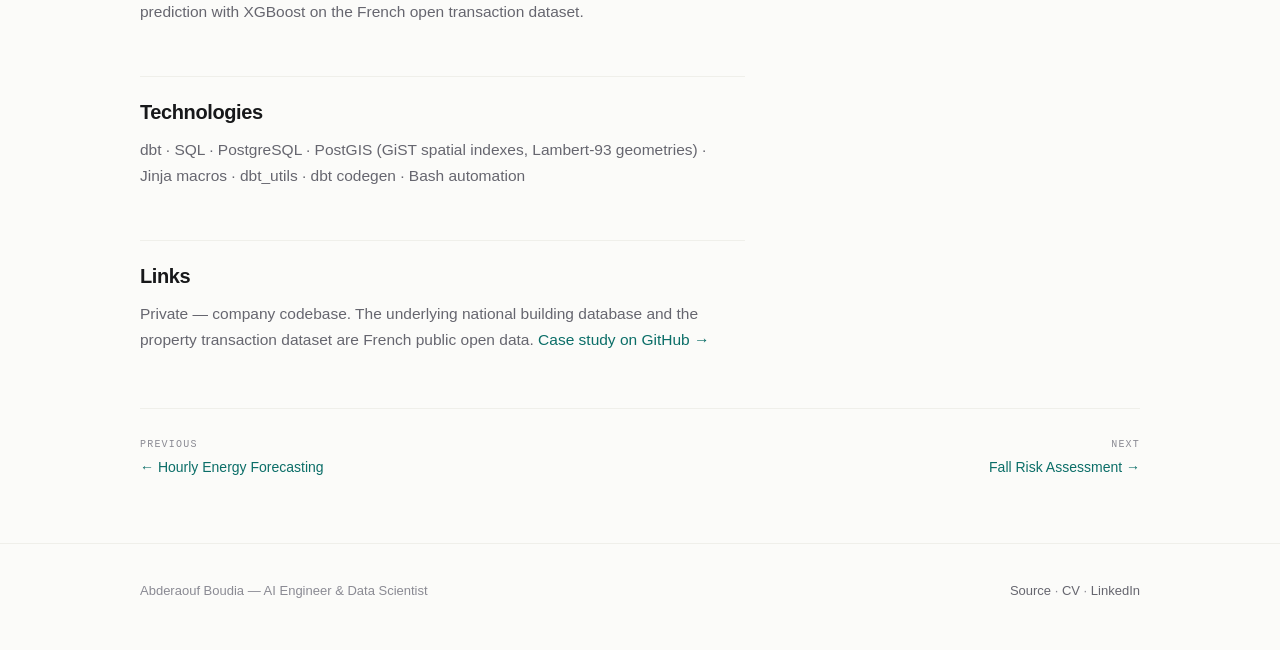
<file: docs/projects/dbt-data-platform.html>
<!doctype html>
<html lang="en">
<head>
<meta charset="utf-8">
<meta name="viewport" content="width=device-width, initial-scale=1">
<title>National Building Data Platform — Analytics Engineering — Abderaouf Boudia</title>
<meta name="description" content="A dbt project over the French national building database: staging to marts, one analysis-ready fact per département, PostGIS spatial indexing and contract tests.">
<meta name="author" content="Abderaouf Boudia">
<meta property="og:type" content="article">
<meta property="og:title" content="National Building Data Platform — Analytics Engineering — Abderaouf Boudia">
<meta property="og:description" content="A dbt project over the French national building database: staging to marts, one analysis-ready fact per département, PostGIS spatial indexing and contract tests.">
<link rel="canonical" href="https://boudia-abderaouf.github.io/BOUDIA-Abderaouf/projects/dbt-data-platform.html">
<link rel="icon" href="data:image/svg+xml,<svg xmlns='http://www.w3.org/2000/svg' viewBox='0 0 100 100'><rect width='100' height='100' rx='22' fill='%230b6e68'/><text y='.9em' x='50%25' text-anchor='middle' font-size='62' font-family='ui-monospace,monospace' fill='%23fff'>A</text></svg>">
<link rel="stylesheet" href="../styles.css">
<script>
  // Applied before first paint so the chosen theme never flashes.
  try {
    var t = localStorage.getItem('theme');
    if (t === 'dark' || t === 'light') document.documentElement.dataset.theme = t;
  } catch (e) {}
</script>
</head>
<body>

<header class="nav">
  <div class="wrap nav__inner">
    <a class="nav__mark" href="../index.html">abderaouf&nbsp;boudia</a>
    <nav class="nav__links" aria-label="Sections">
      <a href="../index.html#work" aria-current="page">Work</a>
      <a href="../research.html">Research</a>
      <a href="../index.html#experience">Experience</a>
      <a href="../index.html#skills">Skills</a>
      <a href="../index.html#about">About</a>
      <a class="nav__cta" href="https://github.com/boudia-abderaouf/BOUDIA-Abderaouf/raw/main/cv/Abderaouf-Boudia-CV.pdf">CV</a>
      <button class="theme-toggle" type="button" id="theme-toggle" aria-label="Switch colour theme">
        <svg class="i-moon" viewBox="0 0 24 24" fill="none" stroke="currentColor" stroke-width="2" stroke-linecap="round" stroke-linejoin="round" aria-hidden="true"><path d="M21 12.79A9 9 0 1 1 11.21 3 7 7 0 0 0 21 12.79z"/></svg>
        <svg class="i-sun" viewBox="0 0 24 24" fill="none" stroke="currentColor" stroke-width="2" stroke-linecap="round" stroke-linejoin="round" aria-hidden="true"><circle cx="12" cy="12" r="4"/><path d="M12 2v2M12 20v2M4.93 4.93l1.41 1.41M17.66 17.66l1.41 1.41M2 12h2M20 12h2M6.34 17.66l-1.41 1.41M19.07 4.93l-1.41 1.41"/></svg>
      </button>
    </nav>
  </div>
</header>

<main>
  <div class="wrap crumb"><a href="../index.html">Home</a> <span aria-hidden="true">/</span>
    <a href="../index.html#work">Work</a> <span aria-hidden="true">/</span> National Building Data Platform</div>

  <div class="wrap page-head">
    <h1>National Building Data Platform — Analytics Engineering</h1>
    <p class="lede">Turning France's national building database — authoritative, public, and unusable raw — into analysis-ready facts, one <em>département</em> at a time. <span class="status status--live">In production</span></p>
  </div>

  <div class="wrap">
  <dl class="meta reveal">
    <div><dt>Context</dt><dd>Cedrus Solutions</dd></div>
    <div><dt>Role</dt><dd>dbt architecture &amp; SQL</dd></div>
    <div><dt>Domain</dt><dd>Analytics engineering</dd></div>
    <div><dt>Warehouse</dt><dd>PostgreSQL / PostGIS</dd></div>
    <div><dt>Partitioning</dt><dd>~95 départements</dd></div>
    <div><dt>Status</dt><dd>In production</dd></div>
  </dl>
    <article class="prose-long">

  <p class="lead-in">Partitioning was not an ops detail here. Making the <em>département</em> the unit
  of build is what made the whole thing operable, testable and re-runnable.</p>

  <div class="callout reveal"><p>This page describes the engineering approach at a high level. Warehouse configuration, credentials and internal schema details remain private.</p></div>

  <h2>Problem</h2>
  <p>France publishes a national building database consolidating building geometry, addresses, cadastral
  parcels, ownership, energy-performance certificates and aggregated local energy-delivery data. It is
  authoritative and it is public — and in raw form it is unusable for analysis: dozens of interrelated
  source tables, inconsistent typing, and a volume that makes national-scale joins impractical without
  deliberate partitioning.</p>
  <p>What was needed: analysis-ready tables, <strong>one row per building group</strong>, enriched with
  addresses, parcels, certificate data and energy indicators, refreshed as new versions of the source
  database are released.</p>

  <h2>Two constraints that shaped the design</h2>
  <ul>
    <li><strong>Scale forces partitioning.</strong> Building the whole country as one table is not
    viable. Each <em>département</em> is its own materialisation — around 95 runs — so every build stays
    bounded and independently re-runnable.</li>
    <li><strong>The source schema moves.</strong> Tables and columns change between releases, so source
    declarations and model scaffolding have to be generated rather than hand-written.</li>
  </ul>

  <h2>Architecture</h2>

  <figure class="figure reveal">
    <div class="figure__frame">
    <ol class="flow">
      <li class="flow__step"><span class="n">1</span><h4>Sources</h4><p>Source tables declared per source-database version. The declarations are generated from the live database by macros, not maintained by hand — which is what survives an upstream schema change.</p></li>
      <li class="flow__step"><span class="n">2</span><h4>Staging</h4><p>One model per source entity: addresses, building constructions, building groups, parcels, owners, certificate records, and the aggregated electricity, gas and heat-network delivery tables. Typing, renaming, safe numeric casts, cleanup. Materialised as tables.</p></li>
      <li class="flow__step"><span class="n">3</span><h4>Intermediate</h4><p>Joins and enrichment — the building group assembled from its components, one-to-many relations collapsed into per-group structures.</p></li>
      <li class="flow__step flow__step--key"><span class="n">4</span><h4>Marts</h4><p>The analysis-ready fact: exactly one row per building-group identifier. Address lists are exploded with a lateral unnest and fall back to the canonical address when empty; parcels are aggregated per group.</p></li>
    </ol>
    </div>
    <figcaption>The layering is standard dbt, applied strictly. What is not standard is the run unit: the target <b>département</b> is a run variable, so one command builds one département and a loop builds the country.</figcaption>
  </figure>

  <h2>Engineering decisions</h2>

  <h3>Indexes as post-hooks, not as an afterthought</h3>
  <p>Every mart build creates its own B-tree indexes on the join keys and <strong>GiST indexes on the
  geometry columns</strong> — building group, address, aggregated parcels — in a post-hook, each guarded
  so a failure on one index does not abort the build. Downstream spatial queries are the entire point of
  the table; an unindexed geometry column makes it useless.</p>

  <h3>Session guards on every model</h3>
  <p>Pre-hooks set a lock timeout, a statement timeout and an idle-in-transaction timeout. On a warehouse
  this size, a build that blocks forever while holding a lock is a worse outcome than a build that
  fails. Timeouts are part of correctness when other people share the warehouse.</p>

  <h3>Code generation over hand-maintenance</h3>
  <p>Macros generate source declarations and model YAML scaffolding from the live source database, and
  resolve the source name from the configured source-database version. When the upstream release
  changes, declarations are regenerated rather than patched. The macro layer paid for itself at the
  first schema change.</p>

  <h3>Tests that encode the contract</h3>
  <p>The grain is asserted — not-null plus unique on the building-group key — relationships back to the
  parent intermediate models are tested, and address uniqueness is tested at <em>warn</em> severity: it
  is a quality signal, not a build stopper. Column descriptions and types live in the schema files, so
  the generated documentation carries real lineage rather than an empty graph.</p>

  <h2>Wider data work in the same programme</h2>
  <p>Adjacent Python work I contributed to: statistical analysis and random-forest modeling of tertiary
  buildings; cross-referencing of geographic and energy datasets over PostgreSQL/PostGIS with MapServer
  (WMS/WFS) publication; KNN-based imputation and integrity reporting across public data sources; and
  property-value prediction with XGBoost on the French open transaction dataset.</p>

  <h2>Technologies</h2>
  <p>dbt · SQL · PostgreSQL · PostGIS (GiST spatial indexes, Lambert-93 geometries) · Jinja macros ·
  dbt_utils · dbt codegen · Bash automation</p>

  <h2>Links</h2>
  <p>Private — company codebase. The underlying national building database and the property transaction
  dataset are French public open data.
  <a href="https://github.com/boudia-abderaouf/BOUDIA-Abderaouf/blob/main/projects/dbt-data-platform.md">Case study on GitHub →</a></p>

    </article>
    <nav class="pager" aria-label="Other projects">
      <a href="hourly-energy-forecasting.html"><span class="k">Previous</span>← Hourly Energy Forecasting</a>
      <a href="fall-risk-assessment.html"><span class="k">Next</span>Fall Risk Assessment →</a>
    </nav>
  </div>
</main>

<footer class="footer">
  <div class="wrap footer__inner">
    <span>Abderaouf Boudia — AI Engineer &amp; Data Scientist</span>
    <span>
      <a href="https://github.com/boudia-abderaouf/BOUDIA-Abderaouf">Source</a> ·
      <a href="https://github.com/boudia-abderaouf/BOUDIA-Abderaouf/raw/main/cv/Abderaouf-Boudia-CV.pdf">CV</a> ·
      <a href="https://www.linkedin.com/in/abderaouf-boudia-4bb166174/">LinkedIn</a>
    </span>
  </div>
</footer>

<script>
  (function () {
    var root = document.documentElement;
    var btn = document.getElementById('theme-toggle');
    btn.addEventListener('click', function () {
      var current = root.dataset.theme ||
        (window.matchMedia('(prefers-color-scheme: dark)').matches ? 'dark' : 'light');
      var next = current === 'dark' ? 'light' : 'dark';
      root.dataset.theme = next;
      try { localStorage.setItem('theme', next); } catch (e) {}
    });

    if (window.matchMedia('(prefers-reduced-motion: reduce)').matches) return;
    var items = document.querySelectorAll('.reveal');
    if (!('IntersectionObserver' in window)) {
      items.forEach(function (el) { el.classList.add('is-in'); });
      return;
    }
    var io = new IntersectionObserver(function (entries) {
      entries.forEach(function (entry) {
        if (!entry.isIntersecting) return;
        entry.target.classList.add('is-in');
        io.unobserve(entry.target);
      });
    }, { rootMargin: '0px 0px -8% 0px', threshold: 0.05 });
    items.forEach(function (el) { io.observe(el); });
  })();
</script>

</body>
</html>
</file>
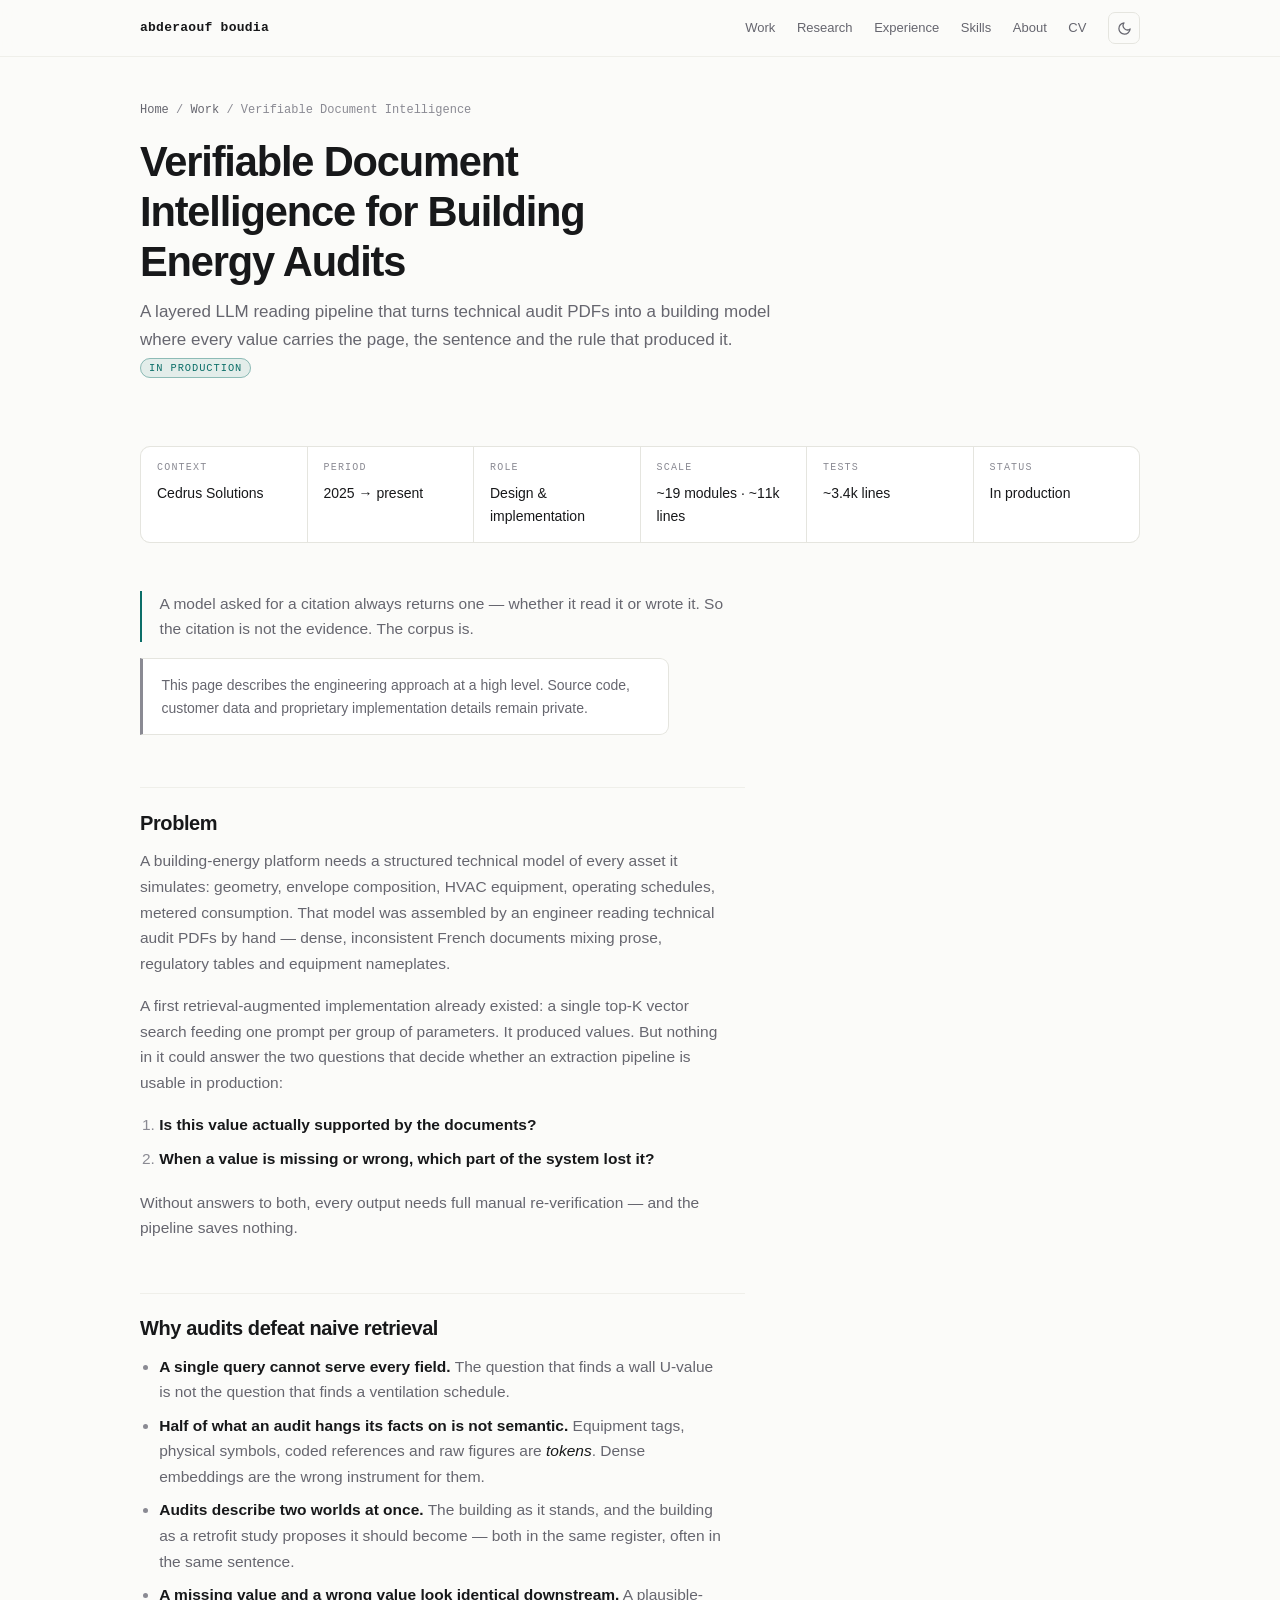
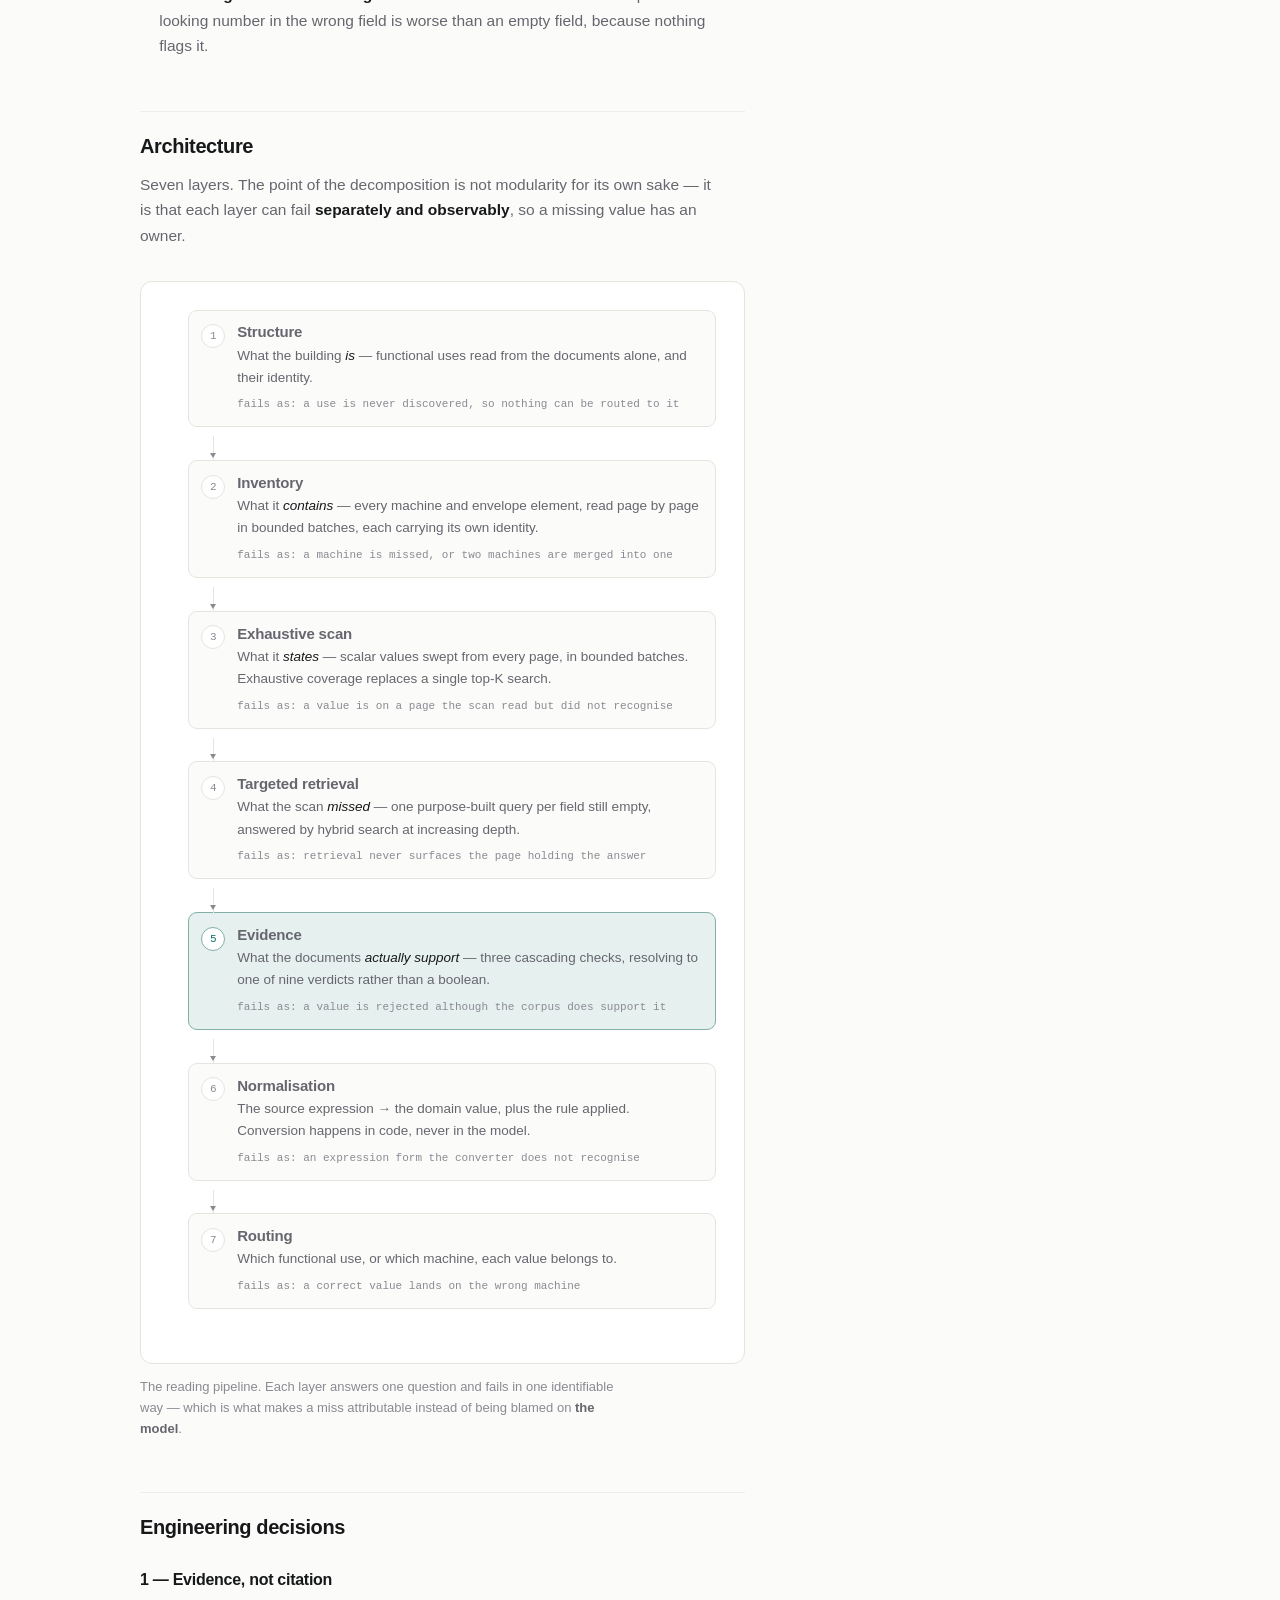
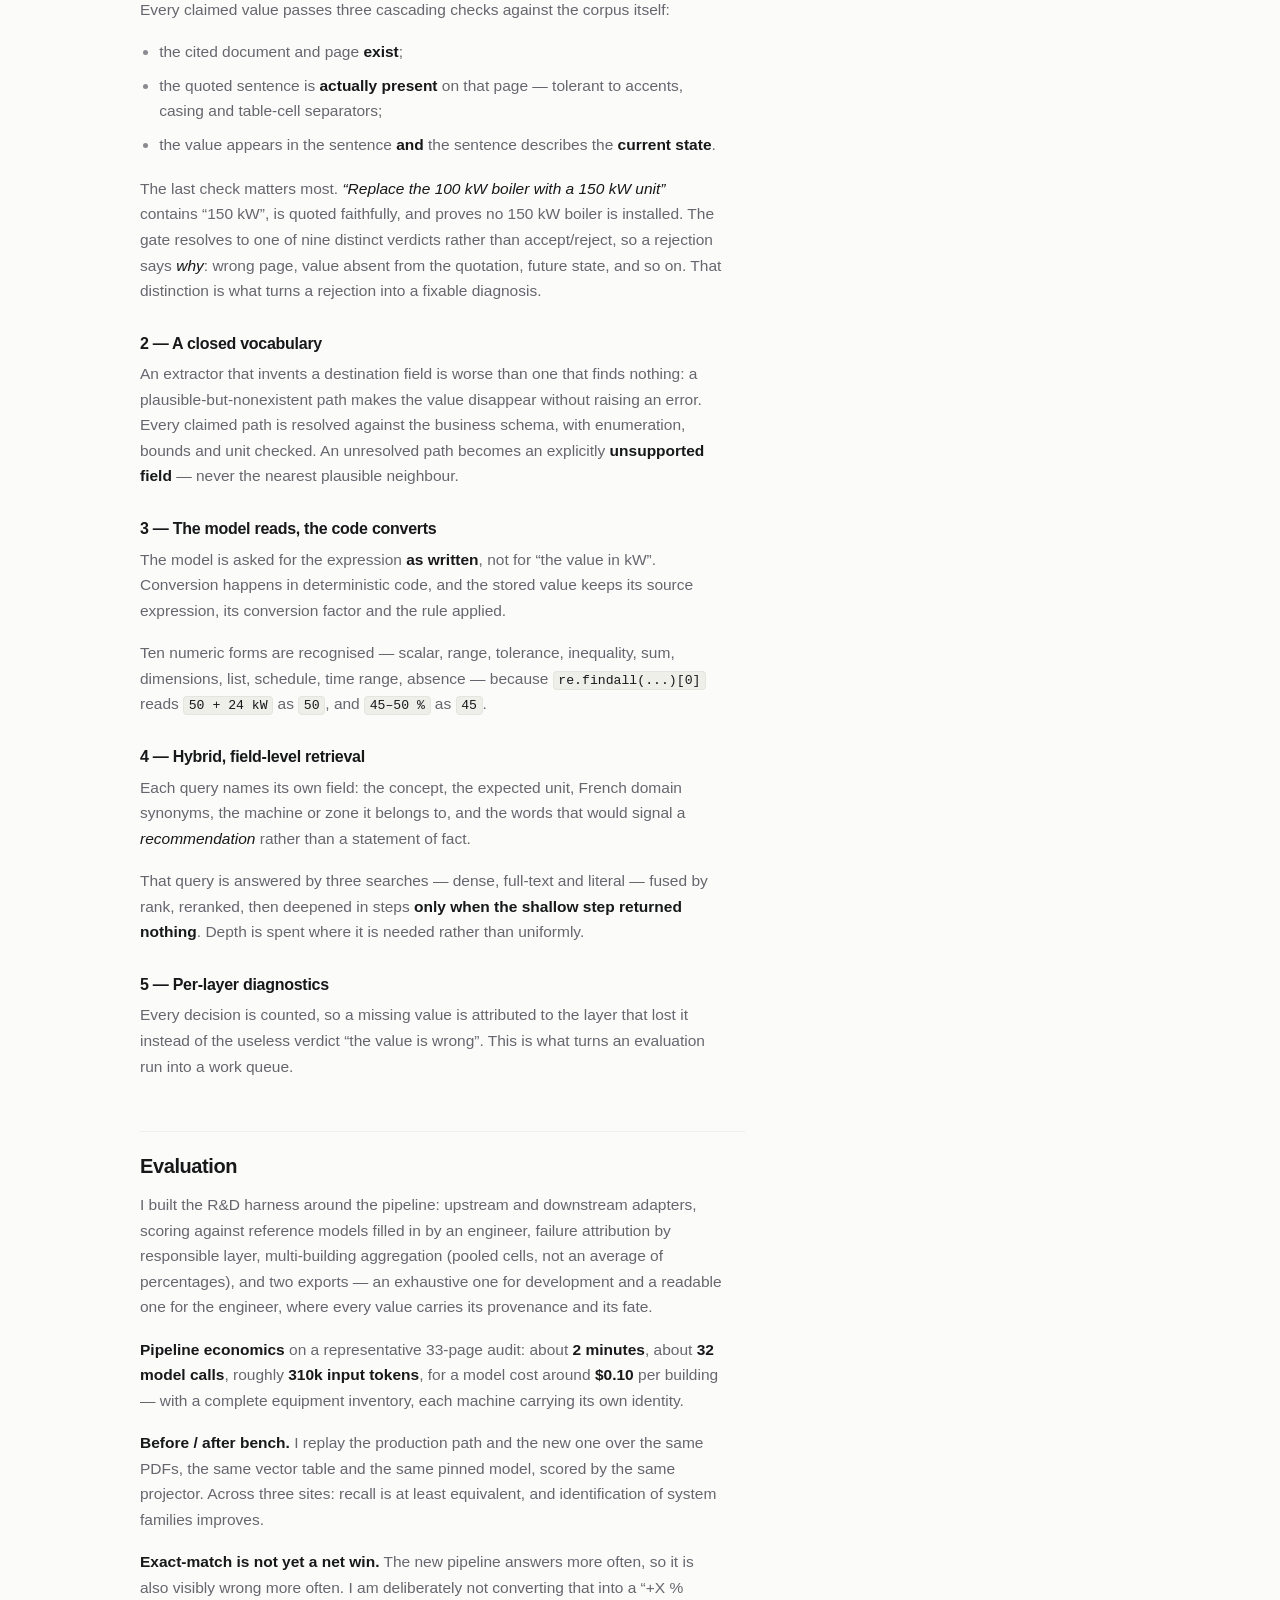
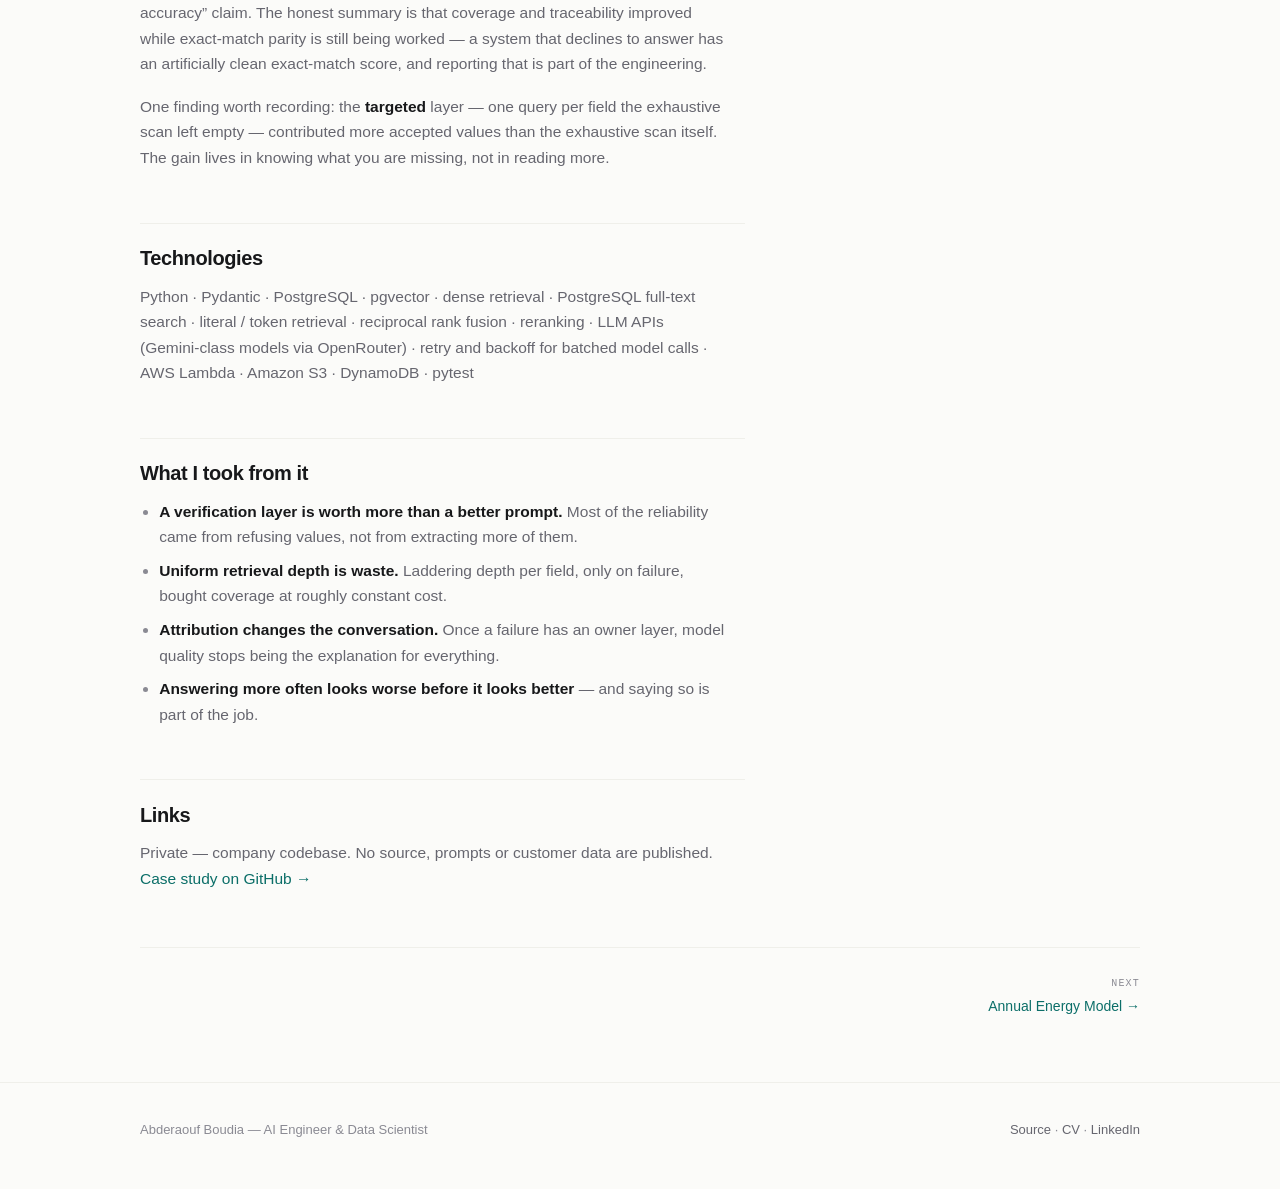
<file: docs/projects/document-intelligence.html>
<!doctype html>
<html lang="en">
<head>
<meta charset="utf-8">
<meta name="viewport" content="width=device-width, initial-scale=1">
<title>Verifiable Document Intelligence for Building Energy Audits — Abderaouf Boudia</title>
<meta name="description" content="A layered LLM reading pipeline that turns technical building-audit PDFs into a verifiable structured model, with an evidence gate, deterministic normalisation and per-layer failure attribution.">
<meta name="author" content="Abderaouf Boudia">
<meta property="og:type" content="article">
<meta property="og:title" content="Verifiable Document Intelligence for Building Energy Audits — Abderaouf Boudia">
<meta property="og:description" content="A layered LLM reading pipeline that turns technical building-audit PDFs into a verifiable structured model, with an evidence gate, deterministic normalisation and per-layer failure attribution.">
<link rel="canonical" href="https://boudia-abderaouf.github.io/BOUDIA-Abderaouf/projects/document-intelligence.html">
<link rel="icon" href="data:image/svg+xml,<svg xmlns='http://www.w3.org/2000/svg' viewBox='0 0 100 100'><rect width='100' height='100' rx='22' fill='%230b6e68'/><text y='.9em' x='50%25' text-anchor='middle' font-size='62' font-family='ui-monospace,monospace' fill='%23fff'>A</text></svg>">
<link rel="stylesheet" href="../styles.css">
<script>
  // Applied before first paint so the chosen theme never flashes.
  try {
    var t = localStorage.getItem('theme');
    if (t === 'dark' || t === 'light') document.documentElement.dataset.theme = t;
  } catch (e) {}
</script>
</head>
<body>

<header class="nav">
  <div class="wrap nav__inner">
    <a class="nav__mark" href="../index.html">abderaouf&nbsp;boudia</a>
    <nav class="nav__links" aria-label="Sections">
      <a href="../index.html#work" aria-current="page">Work</a>
      <a href="../research.html">Research</a>
      <a href="../index.html#experience">Experience</a>
      <a href="../index.html#skills">Skills</a>
      <a href="../index.html#about">About</a>
      <a class="nav__cta" href="https://github.com/boudia-abderaouf/BOUDIA-Abderaouf/raw/main/cv/Abderaouf-Boudia-CV.pdf">CV</a>
      <button class="theme-toggle" type="button" id="theme-toggle" aria-label="Switch colour theme">
        <svg class="i-moon" viewBox="0 0 24 24" fill="none" stroke="currentColor" stroke-width="2" stroke-linecap="round" stroke-linejoin="round" aria-hidden="true"><path d="M21 12.79A9 9 0 1 1 11.21 3 7 7 0 0 0 21 12.79z"/></svg>
        <svg class="i-sun" viewBox="0 0 24 24" fill="none" stroke="currentColor" stroke-width="2" stroke-linecap="round" stroke-linejoin="round" aria-hidden="true"><circle cx="12" cy="12" r="4"/><path d="M12 2v2M12 20v2M4.93 4.93l1.41 1.41M17.66 17.66l1.41 1.41M2 12h2M20 12h2M6.34 17.66l-1.41 1.41M19.07 4.93l-1.41 1.41"/></svg>
      </button>
    </nav>
  </div>
</header>

<main>
  <div class="wrap crumb"><a href="../index.html">Home</a> <span aria-hidden="true">/</span>
    <a href="../index.html#work">Work</a> <span aria-hidden="true">/</span> Verifiable Document Intelligence</div>

  <div class="wrap page-head">
    <h1>Verifiable Document Intelligence for Building Energy Audits</h1>
    <p class="lede">A layered LLM reading pipeline that turns technical audit PDFs into a building model where every value carries the page, the sentence and the rule that produced it. <span class="status status--live">In production</span></p>
  </div>

  <div class="wrap">
  <dl class="meta reveal">
    <div><dt>Context</dt><dd>Cedrus Solutions</dd></div>
    <div><dt>Period</dt><dd>2025 → present</dd></div>
    <div><dt>Role</dt><dd>Design &amp; implementation</dd></div>
    <div><dt>Scale</dt><dd>~19 modules · ~11k lines</dd></div>
    <div><dt>Tests</dt><dd>~3.4k lines</dd></div>
    <div><dt>Status</dt><dd>In production</dd></div>
  </dl>
    <article class="prose-long">

  <p class="lead-in">A model asked for a citation always returns one — whether it read it or wrote it.
  So the citation is not the evidence. The corpus is.</p>

  <div class="callout reveal"><p>This page describes the engineering approach at a high level. Source code, customer data and proprietary implementation details remain private.</p></div>

  <h2>Problem</h2>
  <p>A building-energy platform needs a structured technical model of every asset it simulates:
  geometry, envelope composition, HVAC equipment, operating schedules, metered consumption. That model
  was assembled by an engineer reading technical audit PDFs by hand — dense, inconsistent French
  documents mixing prose, regulatory tables and equipment nameplates.</p>

  <p>A first retrieval-augmented implementation already existed: a single top-K vector search feeding
  one prompt per group of parameters. It produced values. But nothing in it could answer the two
  questions that decide whether an extraction pipeline is usable in production:</p>

  <ol>
    <li><strong>Is this value actually supported by the documents?</strong></li>
    <li><strong>When a value is missing or wrong, which part of the system lost it?</strong></li>
  </ol>

  <p>Without answers to both, every output needs full manual re-verification — and the pipeline saves
  nothing.</p>

  <h2>Why audits defeat naive retrieval</h2>
  <ul>
    <li><strong>A single query cannot serve every field.</strong> The question that finds a wall
    U-value is not the question that finds a ventilation schedule.</li>
    <li><strong>Half of what an audit hangs its facts on is not semantic.</strong> Equipment tags,
    physical symbols, coded references and raw figures are <em>tokens</em>. Dense embeddings are the
    wrong instrument for them.</li>
    <li><strong>Audits describe two worlds at once.</strong> The building as it stands, and the
    building as a retrofit study proposes it should become — both in the same register, often in the
    same sentence.</li>
    <li><strong>A missing value and a wrong value look identical downstream.</strong> A
    plausible-looking number in the wrong field is worse than an empty field, because nothing
    flags it.</li>
  </ul>

  <h2>Architecture</h2>
  <p>Seven layers. The point of the decomposition is not modularity for its own sake — it is that each
  layer can fail <strong>separately and observably</strong>, so a missing value has an owner.</p>

  <figure class="figure reveal">
    <div class="figure__frame">
    <ol class="flow">
      <li class="flow__step"><span class="n">1</span><h4>Structure</h4><p>What the building <em>is</em> — functional uses read from the documents alone, and their identity.<span class="fail">fails as: a use is never discovered, so nothing can be routed to it</span></p></li>
      <li class="flow__step"><span class="n">2</span><h4>Inventory</h4><p>What it <em>contains</em> — every machine and envelope element, read page by page in bounded batches, each carrying its own identity.<span class="fail">fails as: a machine is missed, or two machines are merged into one</span></p></li>
      <li class="flow__step"><span class="n">3</span><h4>Exhaustive scan</h4><p>What it <em>states</em> — scalar values swept from every page, in bounded batches. Exhaustive coverage replaces a single top-K search.<span class="fail">fails as: a value is on a page the scan read but did not recognise</span></p></li>
      <li class="flow__step"><span class="n">4</span><h4>Targeted retrieval</h4><p>What the scan <em>missed</em> — one purpose-built query per field still empty, answered by hybrid search at increasing depth.<span class="fail">fails as: retrieval never surfaces the page holding the answer</span></p></li>
      <li class="flow__step flow__step--key"><span class="n">5</span><h4>Evidence</h4><p>What the documents <em>actually support</em> — three cascading checks, resolving to one of nine verdicts rather than a boolean.<span class="fail">fails as: a value is rejected although the corpus does support it</span></p></li>
      <li class="flow__step"><span class="n">6</span><h4>Normalisation</h4><p>The source expression → the domain value, plus the rule applied. Conversion happens in code, never in the model.<span class="fail">fails as: an expression form the converter does not recognise</span></p></li>
      <li class="flow__step"><span class="n">7</span><h4>Routing</h4><p>Which functional use, or which machine, each value belongs to.<span class="fail">fails as: a correct value lands on the wrong machine</span></p></li>
    </ol>
    </div>
    <figcaption>The reading pipeline. Each layer answers one question and fails in one identifiable way — which is what makes a miss attributable instead of being blamed on <b>the model</b>.</figcaption>
  </figure>

  <h2>Engineering decisions</h2>

  <h3>1 — Evidence, not citation</h3>
  <p>Every claimed value passes three cascading checks against the corpus itself:</p>
  <ul>
    <li>the cited document and page <strong>exist</strong>;</li>
    <li>the quoted sentence is <strong>actually present</strong> on that page — tolerant to accents,
    casing and table-cell separators;</li>
    <li>the value appears in the sentence <strong>and</strong> the sentence describes the
    <strong>current state</strong>.</li>
  </ul>
  <p>The last check matters most. <em>“Replace the 100 kW boiler with a 150 kW unit”</em> contains
  “150 kW”, is quoted faithfully, and proves no 150 kW boiler is installed. The gate resolves to one of
  nine distinct verdicts rather than accept/reject, so a rejection says <em>why</em>: wrong page, value
  absent from the quotation, future state, and so on. That distinction is what turns a rejection into a
  fixable diagnosis.</p>

  <h3>2 — A closed vocabulary</h3>
  <p>An extractor that invents a destination field is worse than one that finds nothing: a
  plausible-but-nonexistent path makes the value disappear without raising an error. Every claimed path
  is resolved against the business schema, with enumeration, bounds and unit checked. An unresolved path
  becomes an explicitly <strong>unsupported field</strong> — never the nearest plausible neighbour.</p>

  <h3>3 — The model reads, the code converts</h3>
  <p>The model is asked for the expression <strong>as written</strong>, not for “the value in kW”.
  Conversion happens in deterministic code, and the stored value keeps its source expression, its
  conversion factor and the rule applied.</p>
  <p>Ten numeric forms are recognised — scalar, range, tolerance, inequality, sum, dimensions, list,
  schedule, time range, absence — because <code>re.findall(...)[0]</code> reads <code>50 + 24 kW</code>
  as <code>50</code>, and <code>45–50 %</code> as <code>45</code>.</p>

  <h3>4 — Hybrid, field-level retrieval</h3>
  <p>Each query names its own field: the concept, the expected unit, French domain synonyms, the machine
  or zone it belongs to, and the words that would signal a <em>recommendation</em> rather than a
  statement of fact.</p>
  <p>That query is answered by three searches — dense, full-text and literal — fused by rank, reranked,
  then deepened in steps <strong>only when the shallow step returned nothing</strong>. Depth is spent
  where it is needed rather than uniformly.</p>

  <h3>5 — Per-layer diagnostics</h3>
  <p>Every decision is counted, so a missing value is attributed to the layer that lost it instead of
  the useless verdict “the value is wrong”. This is what turns an evaluation run into a work queue.</p>

  <h2>Evaluation</h2>
  <p>I built the R&amp;D harness around the pipeline: upstream and downstream adapters, scoring against
  reference models filled in by an engineer, failure attribution by responsible layer, multi-building
  aggregation (pooled cells, not an average of percentages), and two exports — an exhaustive one for
  development and a readable one for the engineer, where every value carries its provenance and its
  fate.</p>

  <p><strong>Pipeline economics</strong> on a representative 33-page audit: about <strong>2
  minutes</strong>, about <strong>32 model calls</strong>, roughly <strong>310k input tokens</strong>,
  for a model cost around <strong>$0.10</strong> per building — with a complete equipment inventory,
  each machine carrying its own identity.</p>

  <p><strong>Before / after bench.</strong> I replay the production path and the new one over the same
  PDFs, the same vector table and the same pinned model, scored by the same projector. Across three
  sites: recall is at least equivalent, and identification of system families improves.</p>

  <p><strong>Exact-match is not yet a net win.</strong> The new pipeline answers more often, so it is
  also visibly wrong more often. I am deliberately not converting that into a “+X % accuracy” claim. The
  honest summary is that coverage and traceability improved while exact-match parity is still being
  worked — a system that declines to answer has an artificially clean exact-match score, and reporting
  that is part of the engineering.</p>

  <p>One finding worth recording: the <strong>targeted</strong> layer — one query per field the
  exhaustive scan left empty — contributed more accepted values than the exhaustive scan itself. The
  gain lives in knowing what you are missing, not in reading more.</p>

  <h2>Technologies</h2>
  <p>Python · Pydantic · PostgreSQL · pgvector · dense retrieval · PostgreSQL full-text search ·
  literal / token retrieval · reciprocal rank fusion · reranking · LLM APIs (Gemini-class models via
  OpenRouter) · retry and backoff for batched model calls · AWS Lambda · Amazon S3 · DynamoDB · pytest</p>

  <h2>What I took from it</h2>
  <ul>
    <li><strong>A verification layer is worth more than a better prompt.</strong> Most of the
    reliability came from refusing values, not from extracting more of them.</li>
    <li><strong>Uniform retrieval depth is waste.</strong> Laddering depth per field, only on failure,
    bought coverage at roughly constant cost.</li>
    <li><strong>Attribution changes the conversation.</strong> Once a failure has an owner layer, model
    quality stops being the explanation for everything.</li>
    <li><strong>Answering more often looks worse before it looks better</strong> — and saying so is part
    of the job.</li>
  </ul>

  <h2>Links</h2>
  <p>Private — company codebase. No source, prompts or customer data are published.
  <a href="https://github.com/boudia-abderaouf/BOUDIA-Abderaouf/blob/main/projects/document-intelligence.md">Case study on GitHub →</a></p>

    </article>
    <nav class="pager" aria-label="Other projects">
      <span></span>
      <a href="annual-energy-model.html"><span class="k">Next</span>Annual Energy Model →</a>
    </nav>
  </div>
</main>

<footer class="footer">
  <div class="wrap footer__inner">
    <span>Abderaouf Boudia — AI Engineer &amp; Data Scientist</span>
    <span>
      <a href="https://github.com/boudia-abderaouf/BOUDIA-Abderaouf">Source</a> ·
      <a href="https://github.com/boudia-abderaouf/BOUDIA-Abderaouf/raw/main/cv/Abderaouf-Boudia-CV.pdf">CV</a> ·
      <a href="https://www.linkedin.com/in/abderaouf-boudia-4bb166174/">LinkedIn</a>
    </span>
  </div>
</footer>

<script>
  (function () {
    var root = document.documentElement;
    var btn = document.getElementById('theme-toggle');
    btn.addEventListener('click', function () {
      var current = root.dataset.theme ||
        (window.matchMedia('(prefers-color-scheme: dark)').matches ? 'dark' : 'light');
      var next = current === 'dark' ? 'light' : 'dark';
      root.dataset.theme = next;
      try { localStorage.setItem('theme', next); } catch (e) {}
    });

    if (window.matchMedia('(prefers-reduced-motion: reduce)').matches) return;
    var items = document.querySelectorAll('.reveal');
    if (!('IntersectionObserver' in window)) {
      items.forEach(function (el) { el.classList.add('is-in'); });
      return;
    }
    var io = new IntersectionObserver(function (entries) {
      entries.forEach(function (entry) {
        if (!entry.isIntersecting) return;
        entry.target.classList.add('is-in');
        io.unobserve(entry.target);
      });
    }, { rootMargin: '0px 0px -8% 0px', threshold: 0.05 });
    items.forEach(function (el) { io.observe(el); });
  })();
</script>

</body>
</html>
</file>
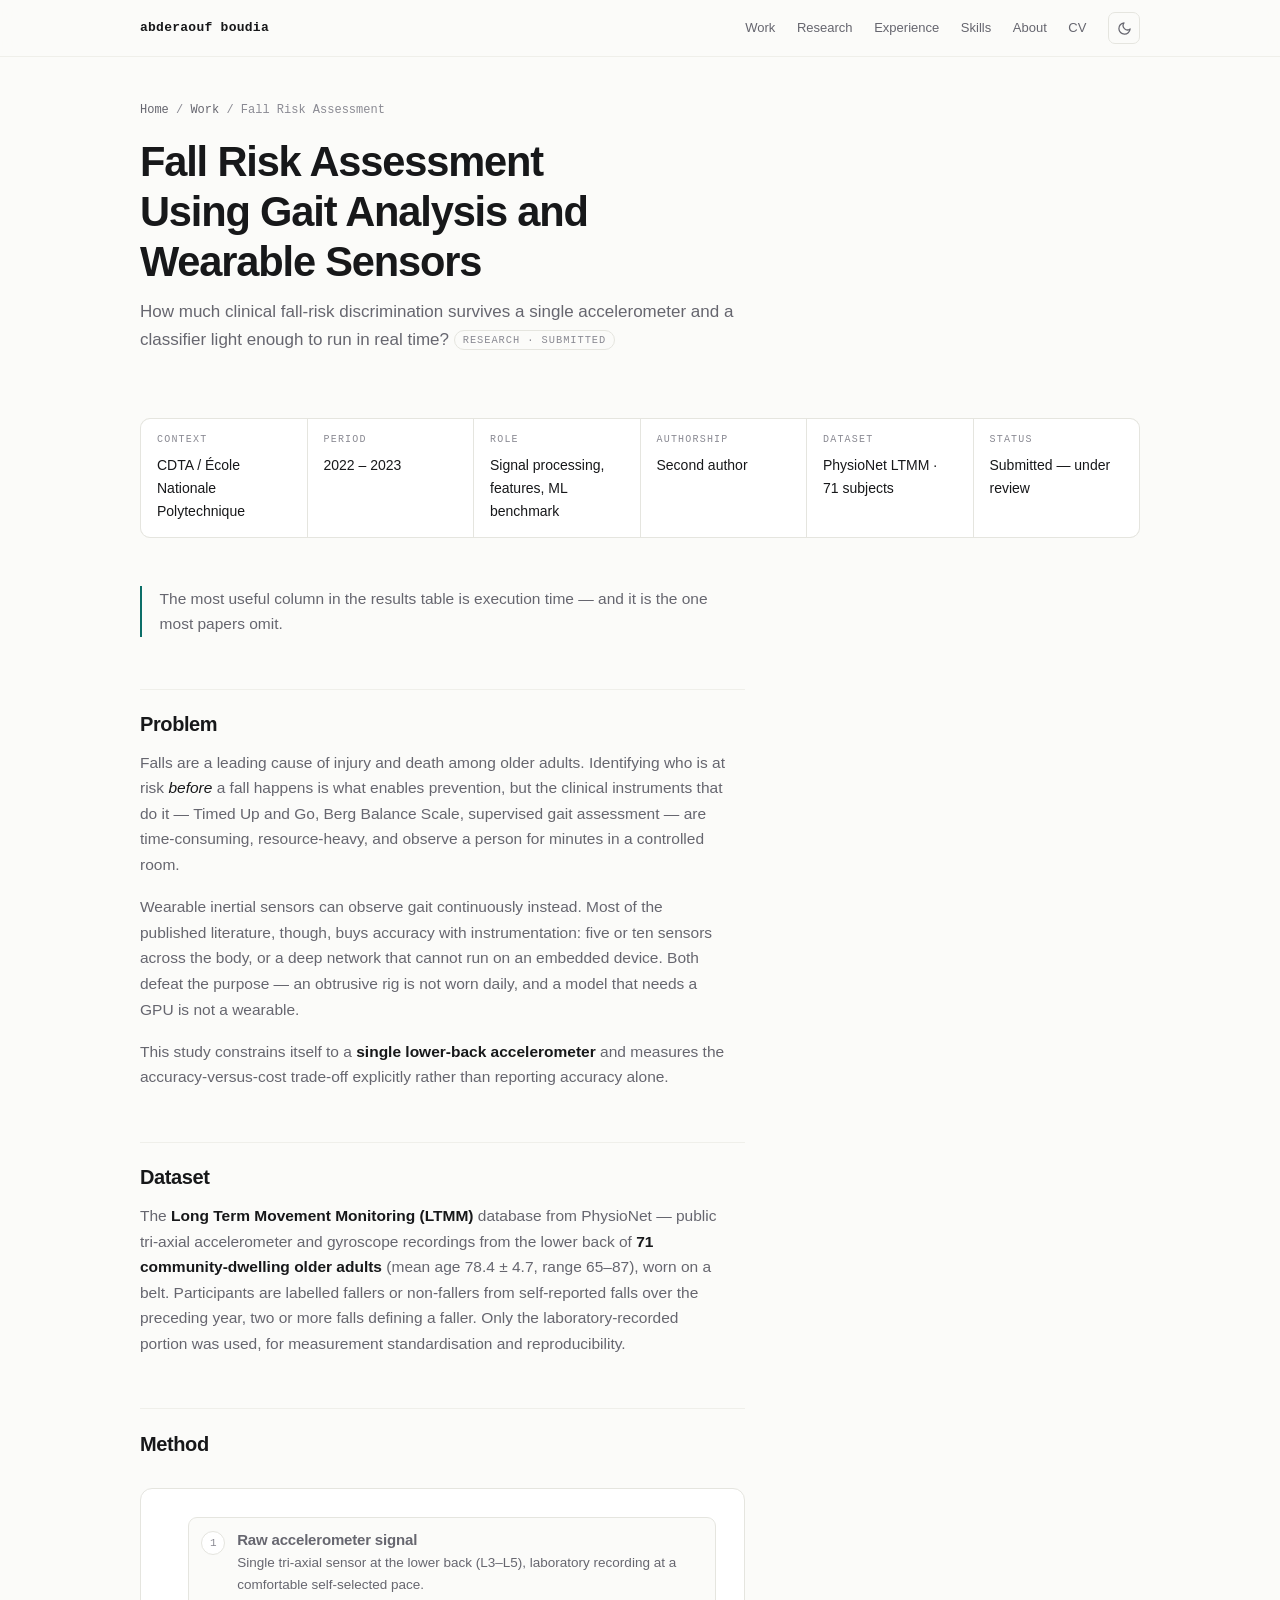
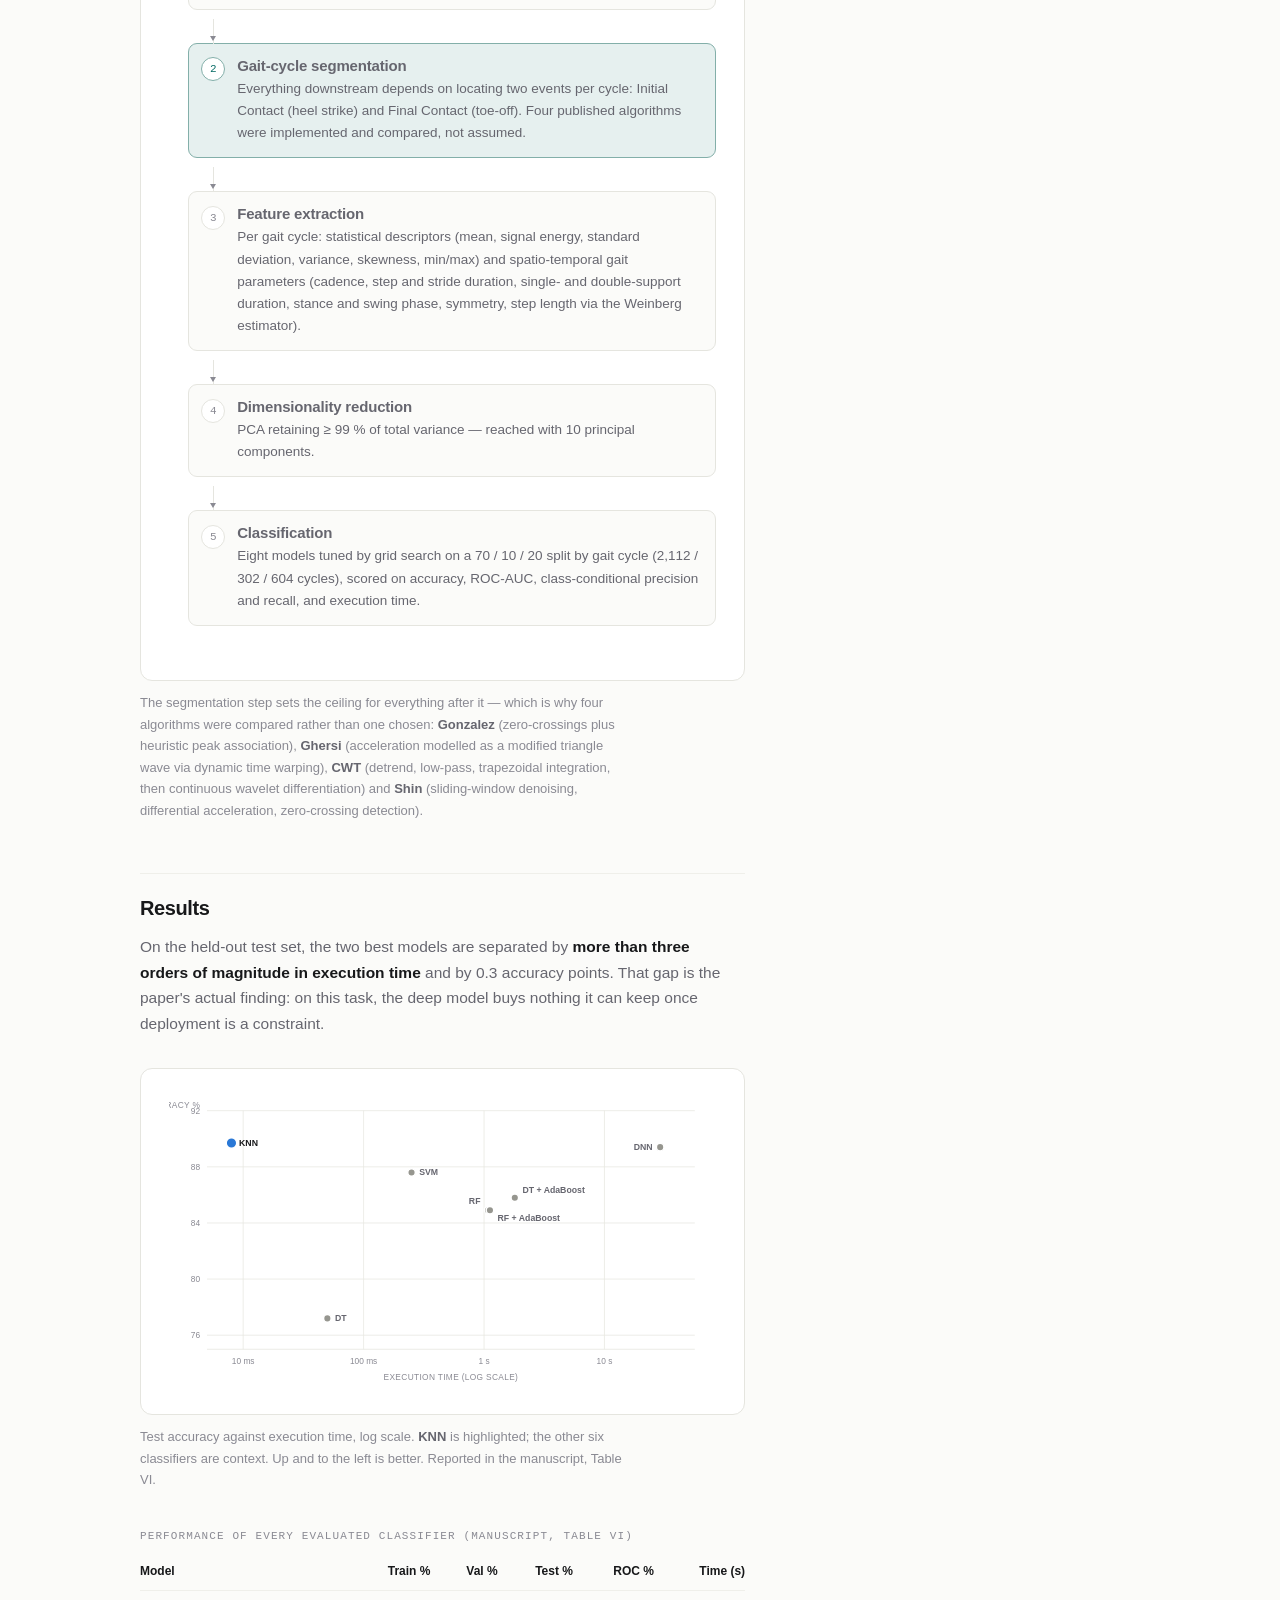
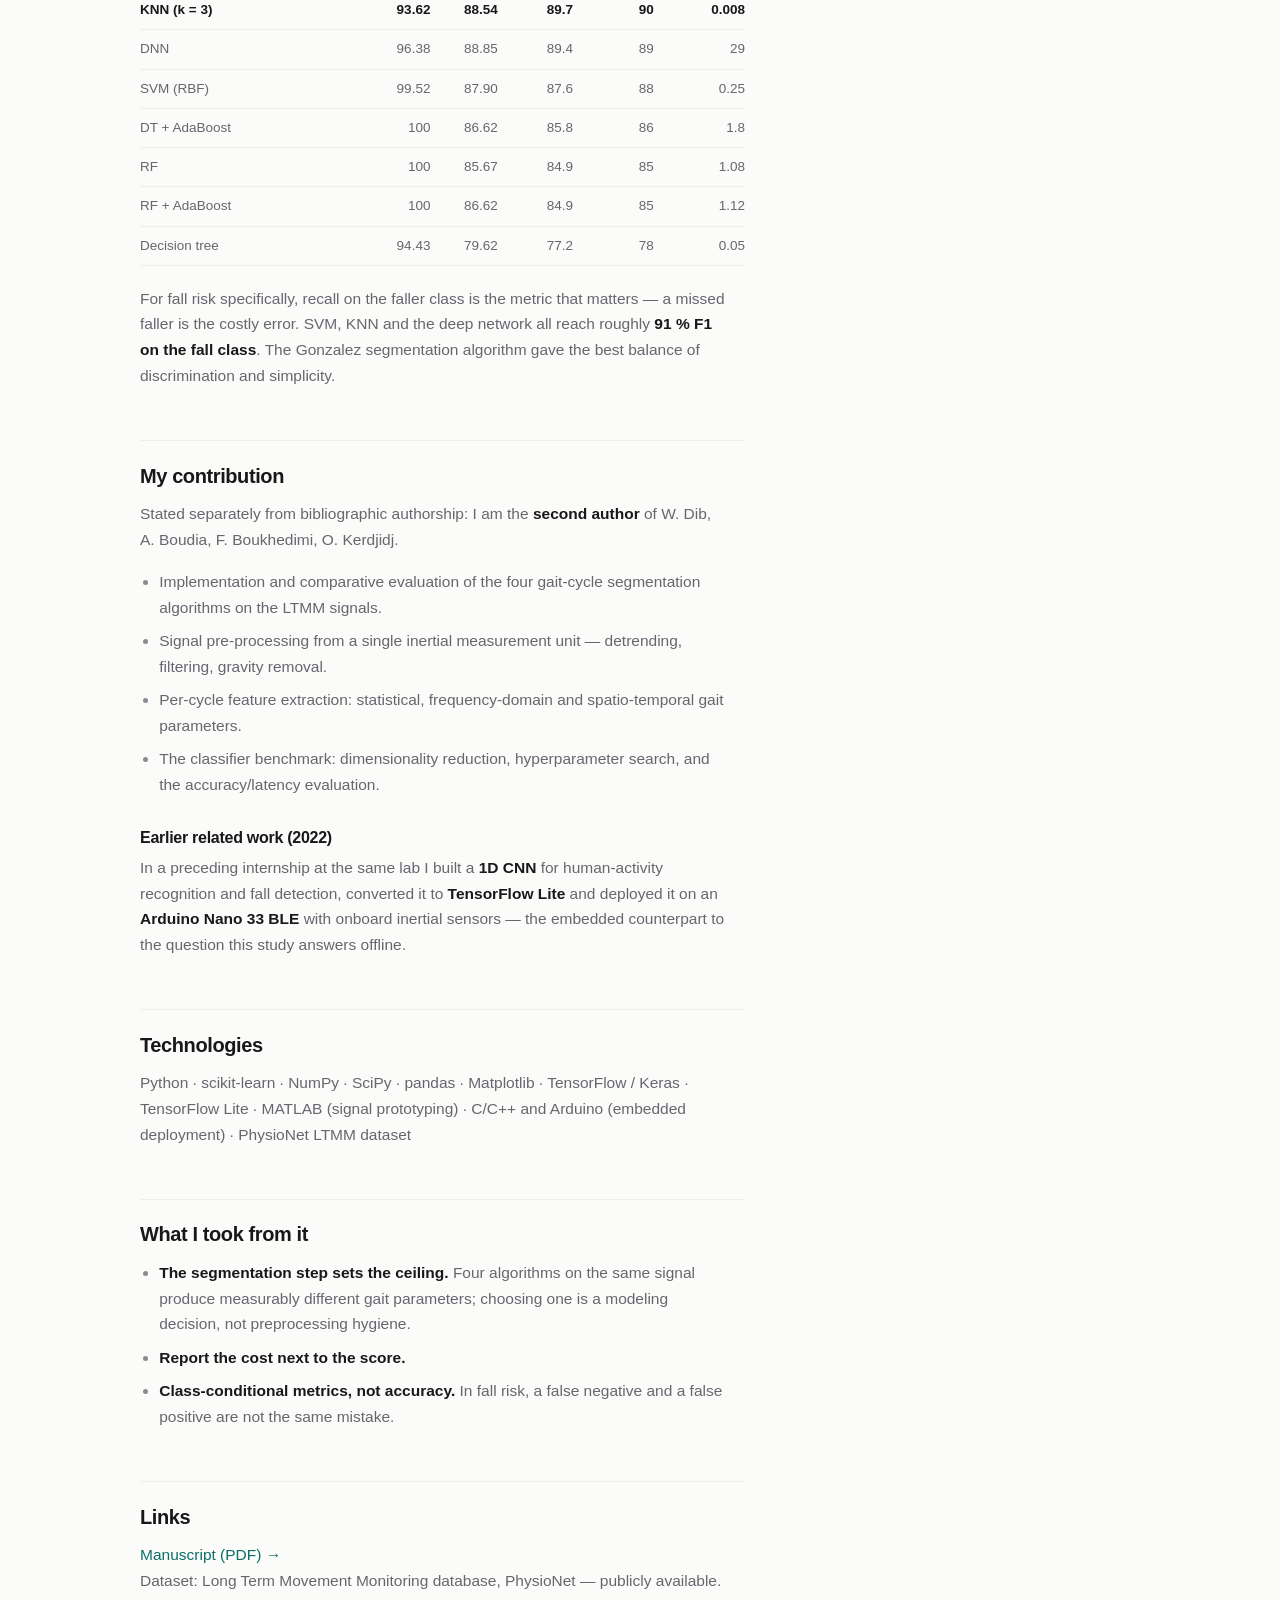
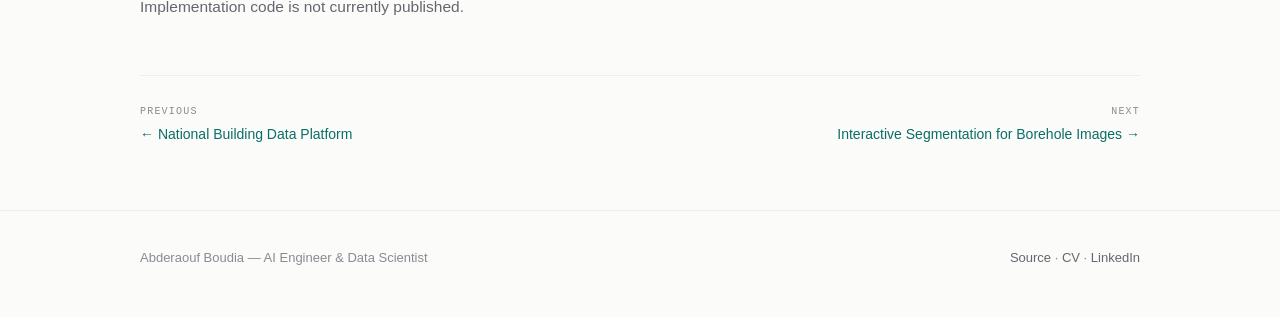
<file: docs/projects/fall-risk-assessment.html>
<!doctype html>
<html lang="en">
<head>
<meta charset="utf-8">
<meta name="viewport" content="width=device-width, initial-scale=1">
<title>Fall Risk Assessment Using Gait Analysis and Wearable Sensors — Abderaouf Boudia</title>
<meta name="description" content="Fall-risk classification from a single lower-back accelerometer: four gait-cycle segmentation algorithms compared, per-cycle features, PCA, and an eight-classifier benchmark on the PhysioNet LTMM database.">
<meta name="author" content="Abderaouf Boudia">
<meta property="og:type" content="article">
<meta property="og:title" content="Fall Risk Assessment Using Gait Analysis and Wearable Sensors — Abderaouf Boudia">
<meta property="og:description" content="Fall-risk classification from a single lower-back accelerometer: four gait-cycle segmentation algorithms compared, per-cycle features, PCA, and an eight-classifier benchmark on the PhysioNet LTMM database.">
<link rel="canonical" href="https://boudia-abderaouf.github.io/BOUDIA-Abderaouf/projects/fall-risk-assessment.html">
<link rel="icon" href="data:image/svg+xml,<svg xmlns='http://www.w3.org/2000/svg' viewBox='0 0 100 100'><rect width='100' height='100' rx='22' fill='%230b6e68'/><text y='.9em' x='50%25' text-anchor='middle' font-size='62' font-family='ui-monospace,monospace' fill='%23fff'>A</text></svg>">
<link rel="stylesheet" href="../styles.css">
<script>
  // Applied before first paint so the chosen theme never flashes.
  try {
    var t = localStorage.getItem('theme');
    if (t === 'dark' || t === 'light') document.documentElement.dataset.theme = t;
  } catch (e) {}
</script>
</head>
<body>

<header class="nav">
  <div class="wrap nav__inner">
    <a class="nav__mark" href="../index.html">abderaouf&nbsp;boudia</a>
    <nav class="nav__links" aria-label="Sections">
      <a href="../index.html#work" aria-current="page">Work</a>
      <a href="../research.html">Research</a>
      <a href="../index.html#experience">Experience</a>
      <a href="../index.html#skills">Skills</a>
      <a href="../index.html#about">About</a>
      <a class="nav__cta" href="https://github.com/boudia-abderaouf/BOUDIA-Abderaouf/raw/main/cv/Abderaouf-Boudia-CV.pdf">CV</a>
      <button class="theme-toggle" type="button" id="theme-toggle" aria-label="Switch colour theme">
        <svg class="i-moon" viewBox="0 0 24 24" fill="none" stroke="currentColor" stroke-width="2" stroke-linecap="round" stroke-linejoin="round" aria-hidden="true"><path d="M21 12.79A9 9 0 1 1 11.21 3 7 7 0 0 0 21 12.79z"/></svg>
        <svg class="i-sun" viewBox="0 0 24 24" fill="none" stroke="currentColor" stroke-width="2" stroke-linecap="round" stroke-linejoin="round" aria-hidden="true"><circle cx="12" cy="12" r="4"/><path d="M12 2v2M12 20v2M4.93 4.93l1.41 1.41M17.66 17.66l1.41 1.41M2 12h2M20 12h2M6.34 17.66l-1.41 1.41M19.07 4.93l-1.41 1.41"/></svg>
      </button>
    </nav>
  </div>
</header>

<main>
  <div class="wrap crumb"><a href="../index.html">Home</a> <span aria-hidden="true">/</span>
    <a href="../index.html#work">Work</a> <span aria-hidden="true">/</span> Fall Risk Assessment</div>

  <div class="wrap page-head">
    <h1>Fall Risk Assessment Using Gait Analysis and Wearable Sensors</h1>
    <p class="lede">How much clinical fall-risk discrimination survives a single accelerometer and a classifier light enough to run in real time? <span class="status ">Research · submitted</span></p>
  </div>

  <div class="wrap">
  <dl class="meta reveal">
    <div><dt>Context</dt><dd>CDTA / École Nationale Polytechnique</dd></div>
    <div><dt>Period</dt><dd>2022 – 2023</dd></div>
    <div><dt>Role</dt><dd>Signal processing, features, ML benchmark</dd></div>
    <div><dt>Authorship</dt><dd>Second author</dd></div>
    <div><dt>Dataset</dt><dd>PhysioNet LTMM · 71 subjects</dd></div>
    <div><dt>Status</dt><dd>Submitted — under review</dd></div>
  </dl>
    <article class="prose-long">

  <p class="lead-in">The most useful column in the results table is execution time — and it is the one
  most papers omit.</p>

  <h2>Problem</h2>
  <p>Falls are a leading cause of injury and death among older adults. Identifying who is at risk
  <em>before</em> a fall happens is what enables prevention, but the clinical instruments that do it —
  Timed Up and Go, Berg Balance Scale, supervised gait assessment — are time-consuming, resource-heavy,
  and observe a person for minutes in a controlled room.</p>
  <p>Wearable inertial sensors can observe gait continuously instead. Most of the published literature,
  though, buys accuracy with instrumentation: five or ten sensors across the body, or a deep network
  that cannot run on an embedded device. Both defeat the purpose — an obtrusive rig is not worn daily,
  and a model that needs a GPU is not a wearable.</p>
  <p>This study constrains itself to a <strong>single lower-back accelerometer</strong> and measures the
  accuracy-versus-cost trade-off explicitly rather than reporting accuracy alone.</p>

  <h2>Dataset</h2>
  <p>The <strong>Long Term Movement Monitoring (LTMM)</strong> database from PhysioNet — public
  tri-axial accelerometer and gyroscope recordings from the lower back of <strong>71
  community-dwelling older adults</strong> (mean age 78.4 ± 4.7, range 65–87), worn on a belt.
  Participants are labelled fallers or non-fallers from self-reported falls over the preceding year, two
  or more falls defining a faller. Only the laboratory-recorded portion was used, for measurement
  standardisation and reproducibility.</p>

  <h2>Method</h2>

  <figure class="figure reveal">
    <div class="figure__frame">
    <ol class="flow">
      <li class="flow__step"><span class="n">1</span><h4>Raw accelerometer signal</h4><p>Single tri-axial sensor at the lower back (L3–L5), laboratory recording at a comfortable self-selected pace.</p></li>
      <li class="flow__step flow__step--key"><span class="n">2</span><h4>Gait-cycle segmentation</h4><p>Everything downstream depends on locating two events per cycle: Initial Contact (heel strike) and Final Contact (toe-off). Four published algorithms were implemented and compared, not assumed.</p></li>
      <li class="flow__step"><span class="n">3</span><h4>Feature extraction</h4><p>Per gait cycle: statistical descriptors (mean, signal energy, standard deviation, variance, skewness, min/max) and spatio-temporal gait parameters (cadence, step and stride duration, single- and double-support duration, stance and swing phase, symmetry, step length via the Weinberg estimator).</p></li>
      <li class="flow__step"><span class="n">4</span><h4>Dimensionality reduction</h4><p>PCA retaining ≥ 99 % of total variance — reached with 10 principal components.</p></li>
      <li class="flow__step"><span class="n">5</span><h4>Classification</h4><p>Eight models tuned by grid search on a 70 / 10 / 20 split by gait cycle (2,112 / 302 / 604 cycles), scored on accuracy, ROC-AUC, class-conditional precision and recall, and execution time.</p></li>
    </ol>
    </div>
    <figcaption>The segmentation step sets the ceiling for everything after it — which is why four algorithms were compared rather than one chosen: <b>Gonzalez</b> (zero-crossings plus heuristic peak association), <b>Ghersi</b> (acceleration modelled as a modified triangle wave via dynamic time warping), <b>CWT</b> (detrend, low-pass, trapezoidal integration, then continuous wavelet differentiation) and <b>Shin</b> (sliding-window denoising, differential acceleration, zero-crossing detection).</figcaption>
  </figure>

  <h2>Results</h2>
  <p>On the held-out test set, the two best models are separated by <strong>more than three orders of
  magnitude in execution time</strong> and by 0.3 accuracy points. That gap is the paper's actual
  finding: on this task, the deep model buys nothing it can keep once deployment is a constraint.</p>

  <figure class="figure reveal">
    <div class="figure__frame">
    <svg class="chart" viewBox="0 0 720 380" role="img" aria-label="Scatter plot: test accuracy against execution time on a log scale for seven classifiers. KNN sits at 89.7 percent accuracy and 0.008 seconds; the deep network reaches a comparable 89.4 percent but takes 29 seconds.">
      <line class="grid" x1="50" y1="313.5" x2="692" y2="313.5"/>
      <text class="tick" x="41" y="317.5" text-anchor="end">76</text>
      <line class="grid" x1="50" y1="239.6" x2="692" y2="239.6"/>
      <text class="tick" x="41" y="243.6" text-anchor="end">80</text>
      <line class="grid" x1="50" y1="165.8" x2="692" y2="165.8"/>
      <text class="tick" x="41" y="169.8" text-anchor="end">84</text>
      <line class="grid" x1="50" y1="91.9" x2="692" y2="91.9"/>
      <text class="tick" x="41" y="95.9" text-anchor="end">88</text>
      <line class="grid" x1="50" y1="18.0" x2="692" y2="18.0"/>
      <text class="tick" x="41" y="22.0" text-anchor="end">92</text>
      <line class="axis" x1="50" y1="332.0" x2="692" y2="332.0"/>
      <line class="grid" x1="97.6" y1="18" x2="97.6" y2="332.0"/>
      <text class="tick" x="97.6" y="352" text-anchor="middle">10 ms</text>
      <line class="grid" x1="256.1" y1="18" x2="256.1" y2="332.0"/>
      <text class="tick" x="256.1" y="352" text-anchor="middle">100 ms</text>
      <line class="grid" x1="414.6" y1="18" x2="414.6" y2="332.0"/>
      <text class="tick" x="414.6" y="352" text-anchor="middle">1 s</text>
      <line class="grid" x1="573.1" y1="18" x2="573.1" y2="332.0"/>
      <text class="tick" x="573.1" y="352" text-anchor="middle">10 s</text>
      <text class="axlabel" x="371.0" y="372" text-anchor="middle">execution time (log scale)</text>
      <text class="axlabel" x="41" y="15" text-anchor="end">test accuracy %</text>
      <g class="pt"><circle class="mark" cx="82.2" cy="60.5" r="7" fill="var(--viz-s1)"><title>KNN — 89.7 % accuracy in 0.008 s</title></circle></g>
      <text class="dlabel dlabel--s1" x="92.2" y="64.5" text-anchor="start">KNN</text>
      <g class="pt"><circle class="mark" cx="208.4" cy="291.4" r="5" fill="var(--viz-context)"><title>DT — 77.2 % accuracy in 0.05 s</title></circle></g>
      <text class="dlabel" x="218.4" y="295.4" text-anchor="start">DT</text>
      <g class="pt"><circle class="mark" cx="319.2" cy="99.3" r="5" fill="var(--viz-context)"><title>SVM — 87.6 % accuracy in 0.25 s</title></circle></g>
      <text class="dlabel" x="329.2" y="103.3" text-anchor="start">SVM</text>
      <g class="pt"><circle class="mark" cx="419.9" cy="149.1" r="5" fill="var(--viz-context)"><title>RF — 84.9 % accuracy in 1.08 s</title></circle></g>
      <text class="dlabel" x="409.9" y="141.1" text-anchor="end">RF</text>
      <g class="pt"><circle class="mark" cx="422.4" cy="149.1" r="5" fill="var(--viz-context)"><title>RF + AdaBoost — 84.9 % accuracy in 1.12 s</title></circle></g>
      <text class="dlabel" x="432.4" y="163.1" text-anchor="start">RF + AdaBoost</text>
      <g class="pt"><circle class="mark" cx="455.1" cy="132.5" r="5" fill="var(--viz-context)"><title>DT + AdaBoost — 85.8 % accuracy in 1.8 s</title></circle></g>
      <text class="dlabel" x="465.1" y="126.5" text-anchor="start">DT + AdaBoost</text>
      <g class="pt"><circle class="mark" cx="646.4" cy="66.0" r="5" fill="var(--viz-context)"><title>DNN — 89.4 % accuracy in 29.0 s</title></circle></g>
      <text class="dlabel" x="636.4" y="70.0" text-anchor="end">DNN</text>
    </svg>
    </div>
    <figcaption>Test accuracy against execution time, log scale. <b>KNN</b> is highlighted; the other
    six classifiers are context. Up and to the left is better. Reported in the manuscript, Table VI.</figcaption>
  </figure>

  <div class="tablewrap reveal">
    <table class="datatable">
      <caption>Performance of every evaluated classifier (manuscript, Table VI)</caption>
      <thead><tr><th>Model</th><th class="num">Train %</th><th class="num">Val %</th><th class="num">Test %</th><th class="num">ROC %</th><th class="num">Time (s)</th></tr></thead>
      <tbody>
      <tr class="is-key"><td>KNN (k = 3)</td><td class="num">93.62</td><td class="num">88.54</td><td class="num">89.7</td><td class="num">90</td><td class="num">0.008</td></tr>
      <tr><td>DNN</td><td class="num">96.38</td><td class="num">88.85</td><td class="num">89.4</td><td class="num">89</td><td class="num">29</td></tr>
      <tr><td>SVM (RBF)</td><td class="num">99.52</td><td class="num">87.90</td><td class="num">87.6</td><td class="num">88</td><td class="num">0.25</td></tr>
      <tr><td>DT + AdaBoost</td><td class="num">100</td><td class="num">86.62</td><td class="num">85.8</td><td class="num">86</td><td class="num">1.8</td></tr>
      <tr><td>RF</td><td class="num">100</td><td class="num">85.67</td><td class="num">84.9</td><td class="num">85</td><td class="num">1.08</td></tr>
      <tr><td>RF + AdaBoost</td><td class="num">100</td><td class="num">86.62</td><td class="num">84.9</td><td class="num">85</td><td class="num">1.12</td></tr>
      <tr><td>Decision tree</td><td class="num">94.43</td><td class="num">79.62</td><td class="num">77.2</td><td class="num">78</td><td class="num">0.05</td></tr>
      </tbody>
    </table>
  </div>

  <p>For fall risk specifically, recall on the faller class is the metric that matters — a missed faller
  is the costly error. SVM, KNN and the deep network all reach roughly <strong>91 % F1 on the fall
  class</strong>. The Gonzalez segmentation algorithm gave the best balance of discrimination and
  simplicity.</p>

  <h2>My contribution</h2>
  <p>Stated separately from bibliographic authorship: I am the <strong>second author</strong> of
  W. Dib, A. Boudia, F. Boukhedimi, O. Kerdjidj.</p>
  <ul>
    <li>Implementation and comparative evaluation of the four gait-cycle segmentation algorithms on the
    LTMM signals.</li>
    <li>Signal pre-processing from a single inertial measurement unit — detrending, filtering, gravity
    removal.</li>
    <li>Per-cycle feature extraction: statistical, frequency-domain and spatio-temporal gait
    parameters.</li>
    <li>The classifier benchmark: dimensionality reduction, hyperparameter search, and the
    accuracy/latency evaluation.</li>
  </ul>

  <h3>Earlier related work (2022)</h3>
  <p>In a preceding internship at the same lab I built a <strong>1D CNN</strong> for human-activity
  recognition and fall detection, converted it to <strong>TensorFlow Lite</strong> and deployed it on an
  <strong>Arduino Nano 33 BLE</strong> with onboard inertial sensors — the embedded counterpart to the
  question this study answers offline.</p>

  <h2>Technologies</h2>
  <p>Python · scikit-learn · NumPy · SciPy · pandas · Matplotlib · TensorFlow / Keras · TensorFlow Lite ·
  MATLAB (signal prototyping) · C/C++ and Arduino (embedded deployment) · PhysioNet LTMM dataset</p>

  <h2>What I took from it</h2>
  <ul>
    <li><strong>The segmentation step sets the ceiling.</strong> Four algorithms on the same signal
    produce measurably different gait parameters; choosing one is a modeling decision, not preprocessing
    hygiene.</li>
    <li><strong>Report the cost next to the score.</strong></li>
    <li><strong>Class-conditional metrics, not accuracy.</strong> In fall risk, a false negative and a
    false positive are not the same mistake.</li>
  </ul>

  <h2>Links</h2>
  <p><a href="https://github.com/boudia-abderaouf/BOUDIA-Abderaouf/blob/main/articles/Fall_Risk_Assessment_Using_Gait_Analysis.pdf">Manuscript (PDF) →</a><br>
  Dataset: Long Term Movement Monitoring database, PhysioNet — publicly available.<br>
  Implementation code is not currently published.</p>

    </article>
    <nav class="pager" aria-label="Other projects">
      <a href="dbt-data-platform.html"><span class="k">Previous</span>← National Building Data Platform</a>
      <a href="interseg-wesam.html"><span class="k">Next</span>Interactive Segmentation for Borehole Images →</a>
    </nav>
  </div>
</main>

<footer class="footer">
  <div class="wrap footer__inner">
    <span>Abderaouf Boudia — AI Engineer &amp; Data Scientist</span>
    <span>
      <a href="https://github.com/boudia-abderaouf/BOUDIA-Abderaouf">Source</a> ·
      <a href="https://github.com/boudia-abderaouf/BOUDIA-Abderaouf/raw/main/cv/Abderaouf-Boudia-CV.pdf">CV</a> ·
      <a href="https://www.linkedin.com/in/abderaouf-boudia-4bb166174/">LinkedIn</a>
    </span>
  </div>
</footer>

<script>
  (function () {
    var root = document.documentElement;
    var btn = document.getElementById('theme-toggle');
    btn.addEventListener('click', function () {
      var current = root.dataset.theme ||
        (window.matchMedia('(prefers-color-scheme: dark)').matches ? 'dark' : 'light');
      var next = current === 'dark' ? 'light' : 'dark';
      root.dataset.theme = next;
      try { localStorage.setItem('theme', next); } catch (e) {}
    });

    if (window.matchMedia('(prefers-reduced-motion: reduce)').matches) return;
    var items = document.querySelectorAll('.reveal');
    if (!('IntersectionObserver' in window)) {
      items.forEach(function (el) { el.classList.add('is-in'); });
      return;
    }
    var io = new IntersectionObserver(function (entries) {
      entries.forEach(function (entry) {
        if (!entry.isIntersecting) return;
        entry.target.classList.add('is-in');
        io.unobserve(entry.target);
      });
    }, { rootMargin: '0px 0px -8% 0px', threshold: 0.05 });
    items.forEach(function (el) { io.observe(el); });
  })();
</script>

</body>
</html>
</file>
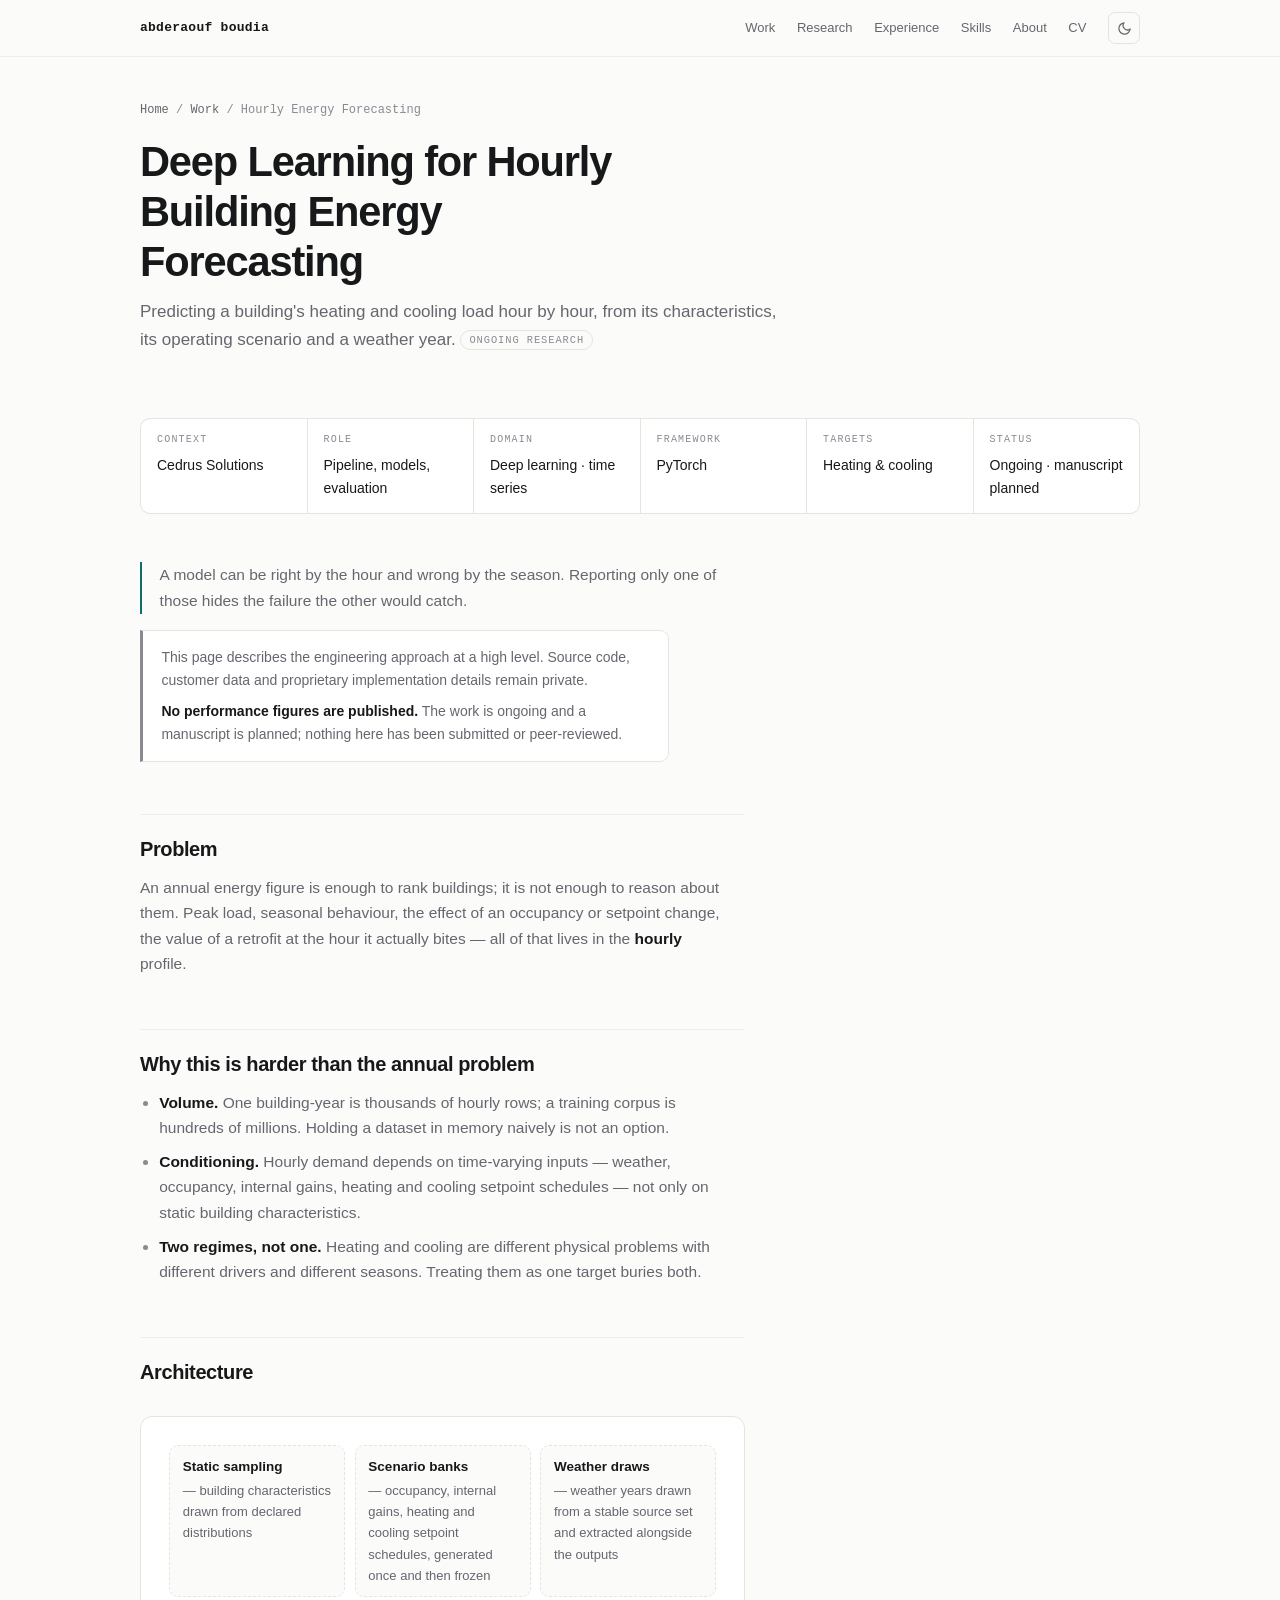
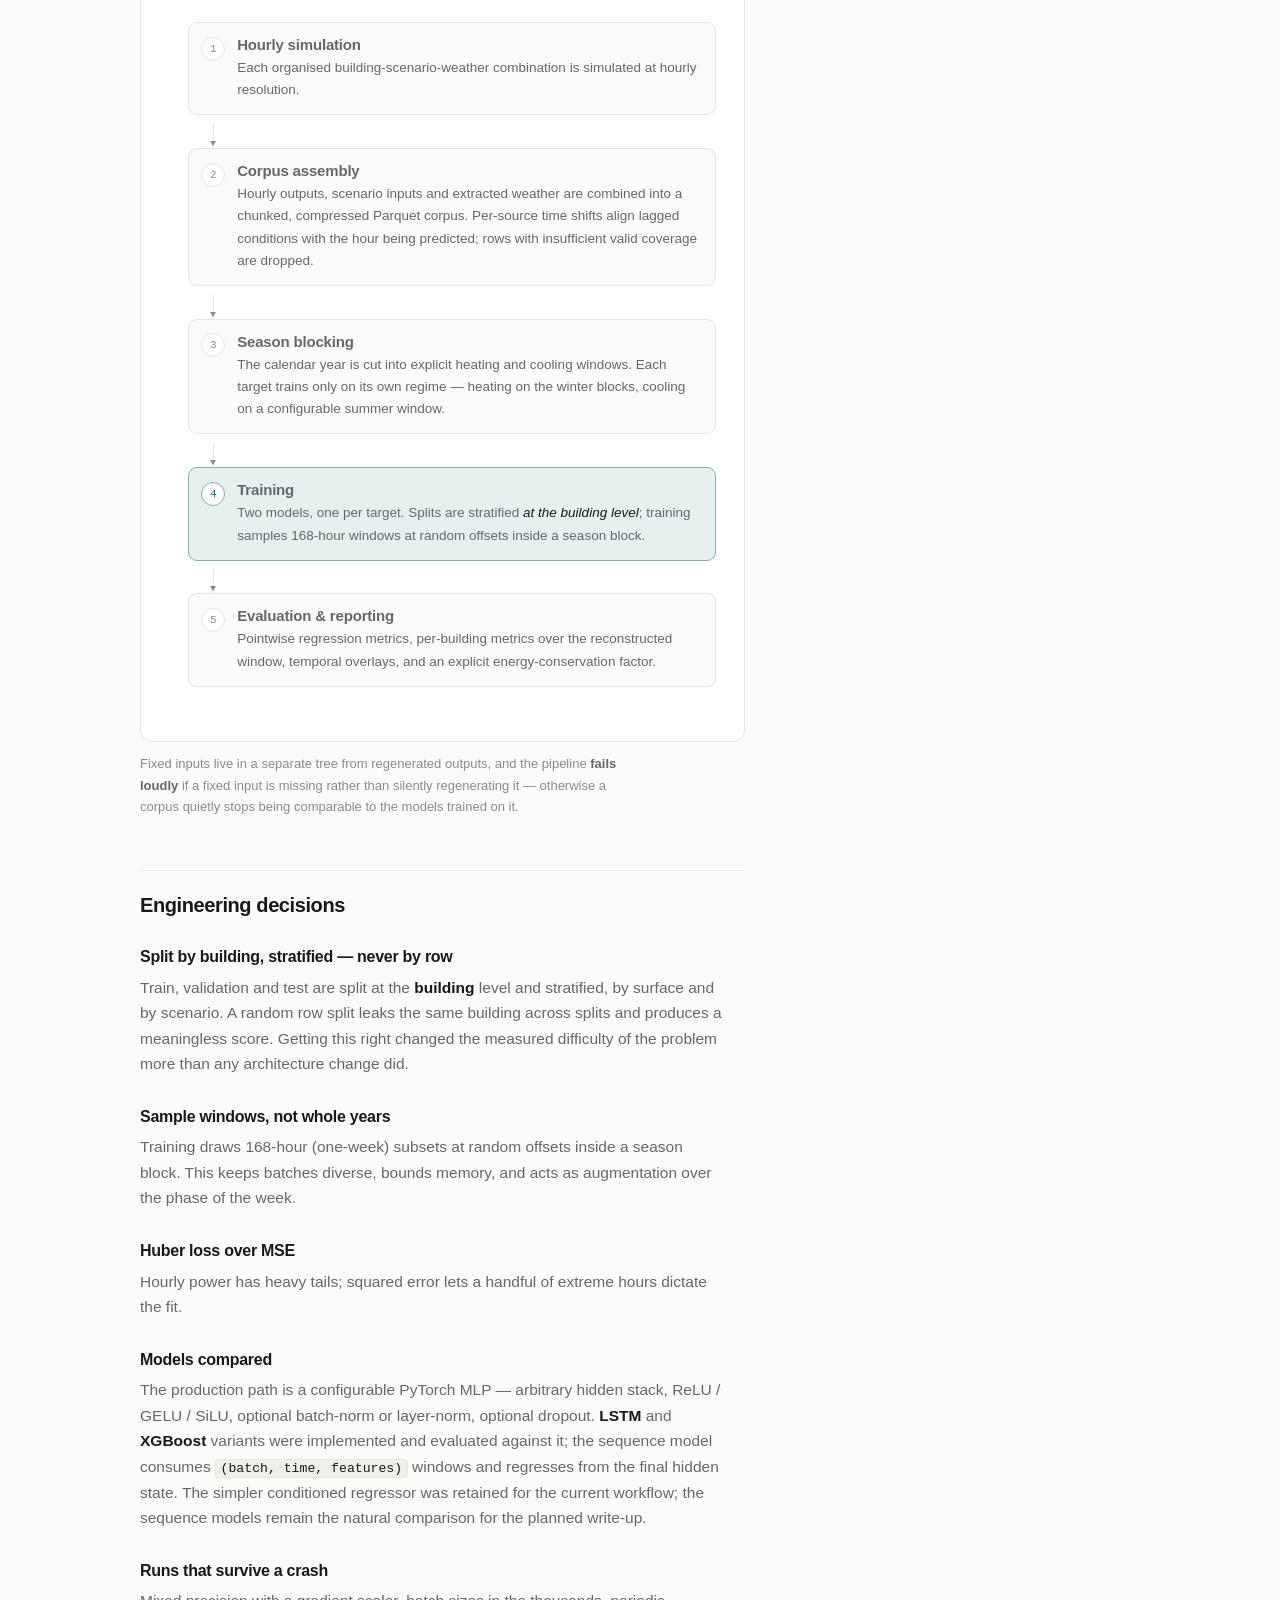
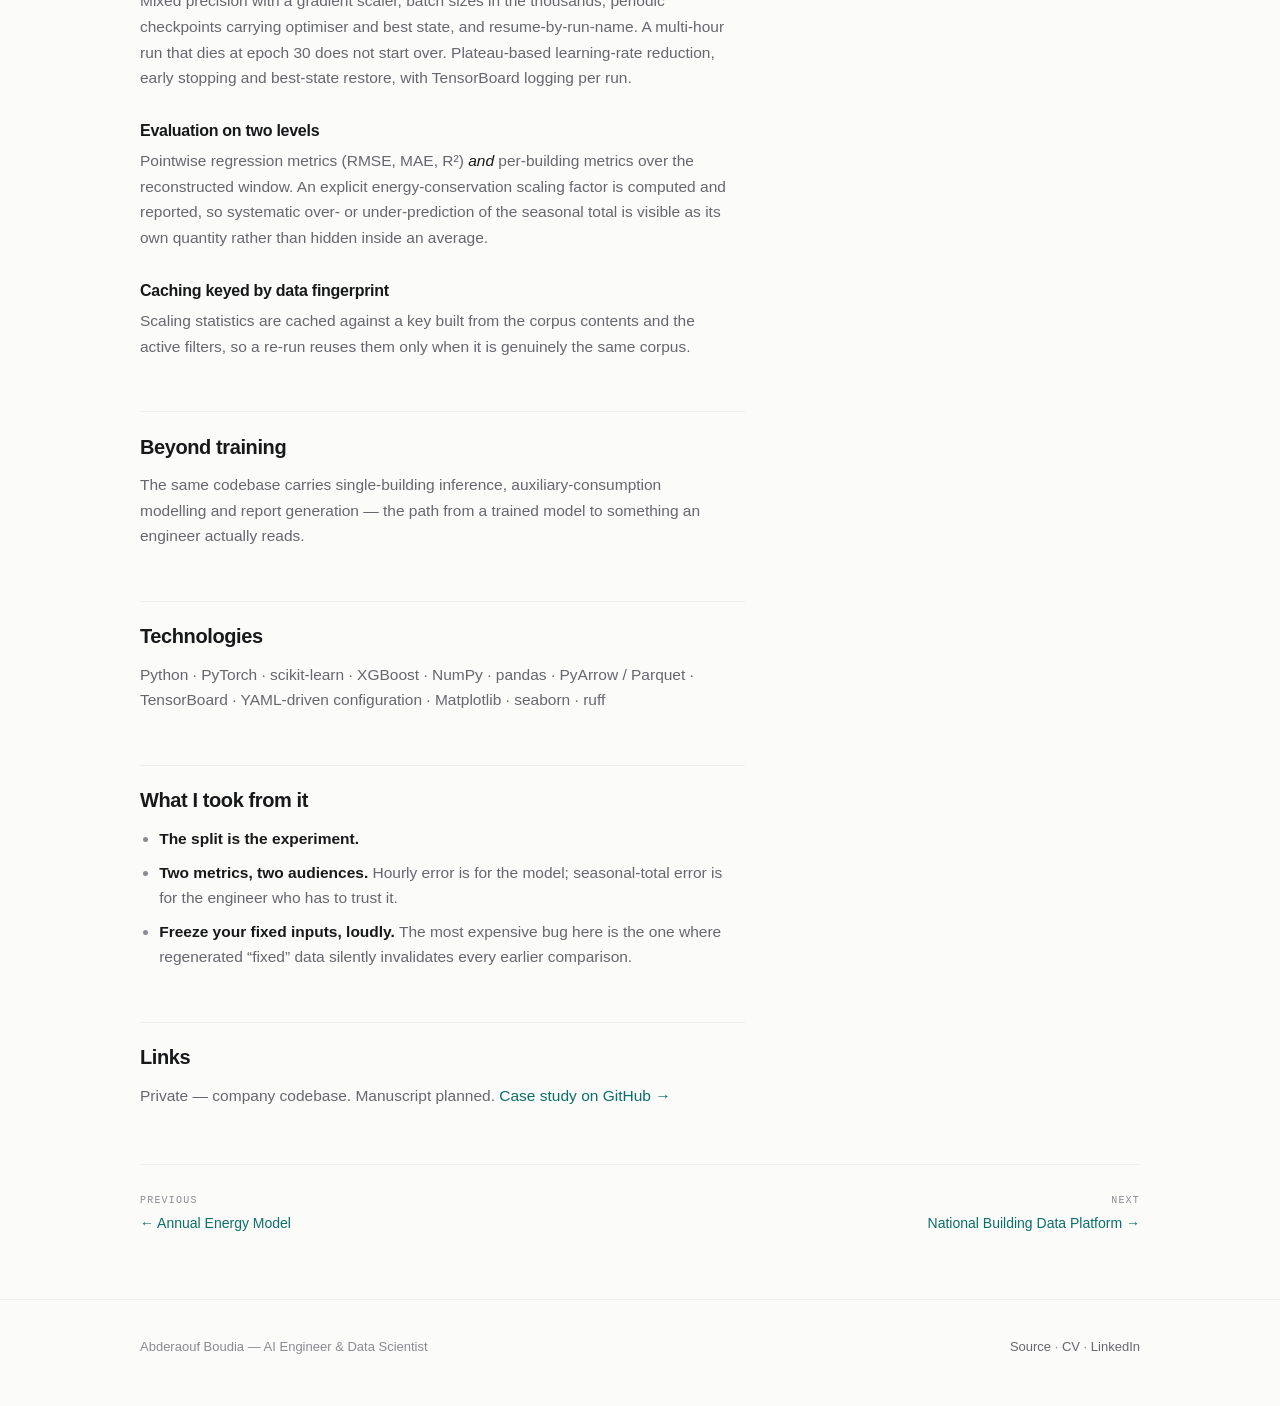
<file: docs/projects/hourly-energy-forecasting.html>
<!doctype html>
<html lang="en">
<head>
<meta charset="utf-8">
<meta name="viewport" content="width=device-width, initial-scale=1">
<title>Deep Learning for Hourly Building Energy Forecasting — Abderaouf Boudia</title>
<meta name="description" content="Hourly heating and cooling load prediction for buildings with PyTorch: building-level stratified splits, sampled 168-hour windows, Huber loss, and LSTM and gradient-boosting baselines.">
<meta name="author" content="Abderaouf Boudia">
<meta property="og:type" content="article">
<meta property="og:title" content="Deep Learning for Hourly Building Energy Forecasting — Abderaouf Boudia">
<meta property="og:description" content="Hourly heating and cooling load prediction for buildings with PyTorch: building-level stratified splits, sampled 168-hour windows, Huber loss, and LSTM and gradient-boosting baselines.">
<link rel="canonical" href="https://boudia-abderaouf.github.io/BOUDIA-Abderaouf/projects/hourly-energy-forecasting.html">
<link rel="icon" href="data:image/svg+xml,<svg xmlns='http://www.w3.org/2000/svg' viewBox='0 0 100 100'><rect width='100' height='100' rx='22' fill='%230b6e68'/><text y='.9em' x='50%25' text-anchor='middle' font-size='62' font-family='ui-monospace,monospace' fill='%23fff'>A</text></svg>">
<link rel="stylesheet" href="../styles.css">
<script>
  // Applied before first paint so the chosen theme never flashes.
  try {
    var t = localStorage.getItem('theme');
    if (t === 'dark' || t === 'light') document.documentElement.dataset.theme = t;
  } catch (e) {}
</script>
</head>
<body>

<header class="nav">
  <div class="wrap nav__inner">
    <a class="nav__mark" href="../index.html">abderaouf&nbsp;boudia</a>
    <nav class="nav__links" aria-label="Sections">
      <a href="../index.html#work" aria-current="page">Work</a>
      <a href="../research.html">Research</a>
      <a href="../index.html#experience">Experience</a>
      <a href="../index.html#skills">Skills</a>
      <a href="../index.html#about">About</a>
      <a class="nav__cta" href="https://github.com/boudia-abderaouf/BOUDIA-Abderaouf/raw/main/cv/Abderaouf-Boudia-CV.pdf">CV</a>
      <button class="theme-toggle" type="button" id="theme-toggle" aria-label="Switch colour theme">
        <svg class="i-moon" viewBox="0 0 24 24" fill="none" stroke="currentColor" stroke-width="2" stroke-linecap="round" stroke-linejoin="round" aria-hidden="true"><path d="M21 12.79A9 9 0 1 1 11.21 3 7 7 0 0 0 21 12.79z"/></svg>
        <svg class="i-sun" viewBox="0 0 24 24" fill="none" stroke="currentColor" stroke-width="2" stroke-linecap="round" stroke-linejoin="round" aria-hidden="true"><circle cx="12" cy="12" r="4"/><path d="M12 2v2M12 20v2M4.93 4.93l1.41 1.41M17.66 17.66l1.41 1.41M2 12h2M20 12h2M6.34 17.66l-1.41 1.41M19.07 4.93l-1.41 1.41"/></svg>
      </button>
    </nav>
  </div>
</header>

<main>
  <div class="wrap crumb"><a href="../index.html">Home</a> <span aria-hidden="true">/</span>
    <a href="../index.html#work">Work</a> <span aria-hidden="true">/</span> Hourly Energy Forecasting</div>

  <div class="wrap page-head">
    <h1>Deep Learning for Hourly Building Energy Forecasting</h1>
    <p class="lede">Predicting a building's heating and cooling load hour by hour, from its characteristics, its operating scenario and a weather year. <span class="status ">Ongoing research</span></p>
  </div>

  <div class="wrap">
  <dl class="meta reveal">
    <div><dt>Context</dt><dd>Cedrus Solutions</dd></div>
    <div><dt>Role</dt><dd>Pipeline, models, evaluation</dd></div>
    <div><dt>Domain</dt><dd>Deep learning · time series</dd></div>
    <div><dt>Framework</dt><dd>PyTorch</dd></div>
    <div><dt>Targets</dt><dd>Heating &amp; cooling</dd></div>
    <div><dt>Status</dt><dd>Ongoing · manuscript planned</dd></div>
  </dl>
    <article class="prose-long">

  <p class="lead-in">A model can be right by the hour and wrong by the season. Reporting only one of
  those hides the failure the other would catch.</p>

  <div class="callout reveal"><p>This page describes the engineering approach at a high level. Source
  code, customer data and proprietary implementation details remain private.</p>
  <p><strong>No performance figures are published.</strong> The work is ongoing and a manuscript is
  planned; nothing here has been submitted or peer-reviewed.</p></div>

  <h2>Problem</h2>
  <p>An annual energy figure is enough to rank buildings; it is not enough to reason about them. Peak
  load, seasonal behaviour, the effect of an occupancy or setpoint change, the value of a retrofit at
  the hour it actually bites — all of that lives in the <strong>hourly</strong> profile.</p>

  <h2>Why this is harder than the annual problem</h2>
  <ul>
    <li><strong>Volume.</strong> One building-year is thousands of hourly rows; a training corpus is
    hundreds of millions. Holding a dataset in memory naively is not an option.</li>
    <li><strong>Conditioning.</strong> Hourly demand depends on time-varying inputs — weather,
    occupancy, internal gains, heating and cooling setpoint schedules — not only on static building
    characteristics.</li>
    <li><strong>Two regimes, not one.</strong> Heating and cooling are different physical problems with
    different drivers and different seasons. Treating them as one target buries both.</li>
  </ul>

  <h2>Architecture</h2>

  <figure class="figure reveal">
    <div class="figure__frame">
    <div class="flow__fan">
      <div><b>Static sampling</b> — building characteristics drawn from declared distributions</div>
      <div><b>Scenario banks</b> — occupancy, internal gains, heating and cooling setpoint schedules, generated once and then frozen</div>
      <div><b>Weather draws</b> — weather years drawn from a stable source set and extracted alongside the outputs</div>
    </div>
    <ol class="flow">
      <li class="flow__step"><span class="n">1</span><h4>Hourly simulation</h4><p>Each organised building-scenario-weather combination is simulated at hourly resolution.</p></li>
      <li class="flow__step"><span class="n">2</span><h4>Corpus assembly</h4><p>Hourly outputs, scenario inputs and extracted weather are combined into a chunked, compressed Parquet corpus. Per-source time shifts align lagged conditions with the hour being predicted; rows with insufficient valid coverage are dropped.</p></li>
      <li class="flow__step"><span class="n">3</span><h4>Season blocking</h4><p>The calendar year is cut into explicit heating and cooling windows. Each target trains only on its own regime — heating on the winter blocks, cooling on a configurable summer window.</p></li>
      <li class="flow__step flow__step--key"><span class="n">4</span><h4>Training</h4><p>Two models, one per target. Splits are stratified <em>at the building level</em>; training samples 168-hour windows at random offsets inside a season block.</p></li>
      <li class="flow__step"><span class="n">5</span><h4>Evaluation &amp; reporting</h4><p>Pointwise regression metrics, per-building metrics over the reconstructed window, temporal overlays, and an explicit energy-conservation factor.</p></li>
    </ol>
    </div>
    <figcaption>Fixed inputs live in a separate tree from regenerated outputs, and the pipeline <b>fails loudly</b> if a fixed input is missing rather than silently regenerating it — otherwise a corpus quietly stops being comparable to the models trained on it.</figcaption>
  </figure>

  <h2>Engineering decisions</h2>

  <h3>Split by building, stratified — never by row</h3>
  <p>Train, validation and test are split at the <strong>building</strong> level and stratified, by
  surface and by scenario. A random row split leaks the same building across splits and produces a
  meaningless score. Getting this right changed the measured difficulty of the problem more than any
  architecture change did.</p>

  <h3>Sample windows, not whole years</h3>
  <p>Training draws 168-hour (one-week) subsets at random offsets inside a season block. This keeps
  batches diverse, bounds memory, and acts as augmentation over the phase of the week.</p>

  <h3>Huber loss over MSE</h3>
  <p>Hourly power has heavy tails; squared error lets a handful of extreme hours dictate the fit.</p>

  <h3>Models compared</h3>
  <p>The production path is a configurable PyTorch MLP — arbitrary hidden stack, ReLU / GELU / SiLU,
  optional batch-norm or layer-norm, optional dropout. <strong>LSTM</strong> and
  <strong>XGBoost</strong> variants were implemented and evaluated against it; the sequence model
  consumes <code>(batch, time, features)</code> windows and regresses from the final hidden state. The
  simpler conditioned regressor was retained for the current workflow; the sequence models remain the
  natural comparison for the planned write-up.</p>

  <h3>Runs that survive a crash</h3>
  <p>Mixed precision with a gradient scaler, batch sizes in the thousands, periodic checkpoints carrying
  optimiser and best state, and resume-by-run-name. A multi-hour run that dies at epoch 30 does not
  start over. Plateau-based learning-rate reduction, early stopping and best-state restore, with
  TensorBoard logging per run.</p>

  <h3>Evaluation on two levels</h3>
  <p>Pointwise regression metrics (RMSE, MAE, R²) <em>and</em> per-building metrics over the
  reconstructed window. An explicit energy-conservation scaling factor is computed and reported, so
  systematic over- or under-prediction of the seasonal total is visible as its own quantity rather than
  hidden inside an average.</p>

  <h3>Caching keyed by data fingerprint</h3>
  <p>Scaling statistics are cached against a key built from the corpus contents and the active filters,
  so a re-run reuses them only when it is genuinely the same corpus.</p>

  <h2>Beyond training</h2>
  <p>The same codebase carries single-building inference, auxiliary-consumption modelling and report
  generation — the path from a trained model to something an engineer actually reads.</p>

  <h2>Technologies</h2>
  <p>Python · PyTorch · scikit-learn · XGBoost · NumPy · pandas · PyArrow / Parquet · TensorBoard ·
  YAML-driven configuration · Matplotlib · seaborn · ruff</p>

  <h2>What I took from it</h2>
  <ul>
    <li><strong>The split is the experiment.</strong></li>
    <li><strong>Two metrics, two audiences.</strong> Hourly error is for the model; seasonal-total error
    is for the engineer who has to trust it.</li>
    <li><strong>Freeze your fixed inputs, loudly.</strong> The most expensive bug here is the one where
    regenerated “fixed” data silently invalidates every earlier comparison.</li>
  </ul>

  <h2>Links</h2>
  <p>Private — company codebase. Manuscript planned.
  <a href="https://github.com/boudia-abderaouf/BOUDIA-Abderaouf/blob/main/projects/hourly-energy-forecasting.md">Case study on GitHub →</a></p>

    </article>
    <nav class="pager" aria-label="Other projects">
      <a href="annual-energy-model.html"><span class="k">Previous</span>← Annual Energy Model</a>
      <a href="dbt-data-platform.html"><span class="k">Next</span>National Building Data Platform →</a>
    </nav>
  </div>
</main>

<footer class="footer">
  <div class="wrap footer__inner">
    <span>Abderaouf Boudia — AI Engineer &amp; Data Scientist</span>
    <span>
      <a href="https://github.com/boudia-abderaouf/BOUDIA-Abderaouf">Source</a> ·
      <a href="https://github.com/boudia-abderaouf/BOUDIA-Abderaouf/raw/main/cv/Abderaouf-Boudia-CV.pdf">CV</a> ·
      <a href="https://www.linkedin.com/in/abderaouf-boudia-4bb166174/">LinkedIn</a>
    </span>
  </div>
</footer>

<script>
  (function () {
    var root = document.documentElement;
    var btn = document.getElementById('theme-toggle');
    btn.addEventListener('click', function () {
      var current = root.dataset.theme ||
        (window.matchMedia('(prefers-color-scheme: dark)').matches ? 'dark' : 'light');
      var next = current === 'dark' ? 'light' : 'dark';
      root.dataset.theme = next;
      try { localStorage.setItem('theme', next); } catch (e) {}
    });

    if (window.matchMedia('(prefers-reduced-motion: reduce)').matches) return;
    var items = document.querySelectorAll('.reveal');
    if (!('IntersectionObserver' in window)) {
      items.forEach(function (el) { el.classList.add('is-in'); });
      return;
    }
    var io = new IntersectionObserver(function (entries) {
      entries.forEach(function (entry) {
        if (!entry.isIntersecting) return;
        entry.target.classList.add('is-in');
        io.unobserve(entry.target);
      });
    }, { rootMargin: '0px 0px -8% 0px', threshold: 0.05 });
    items.forEach(function (el) { io.observe(el); });
  })();
</script>

</body>
</html>
</file>
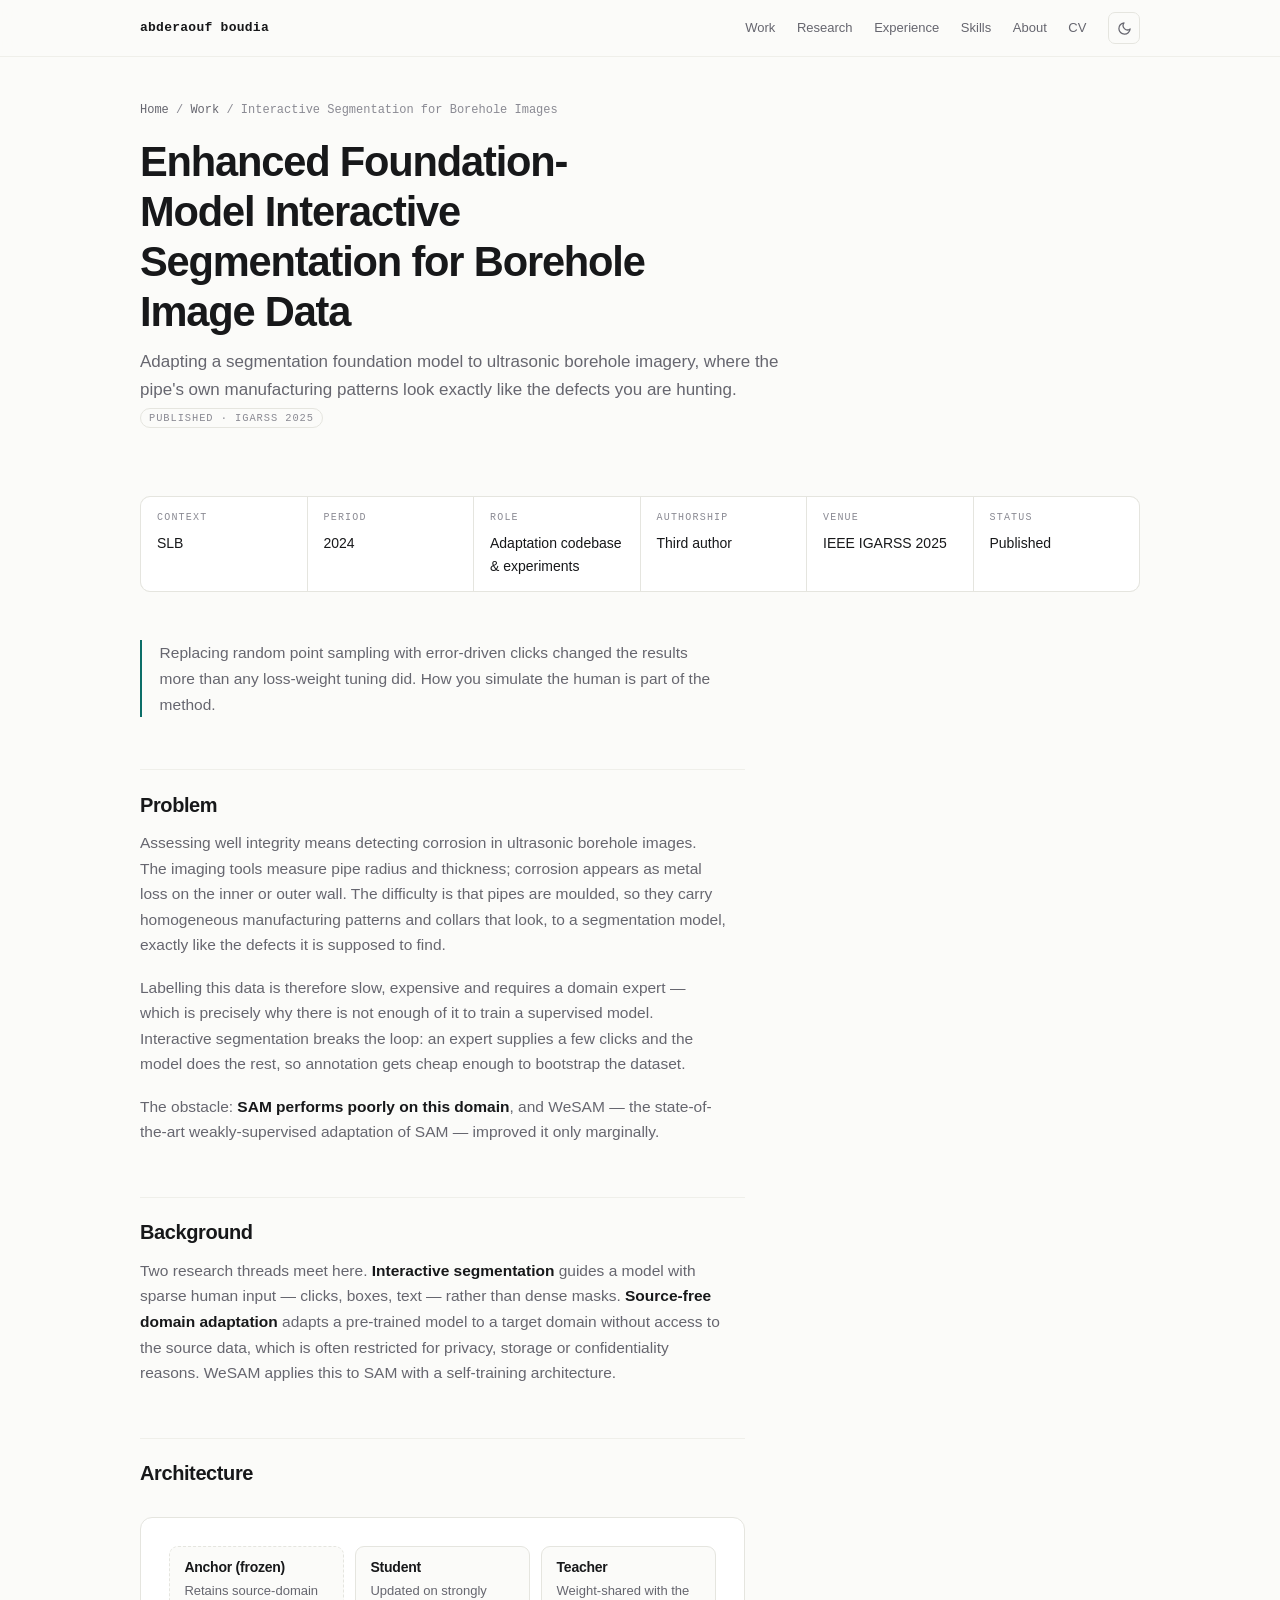
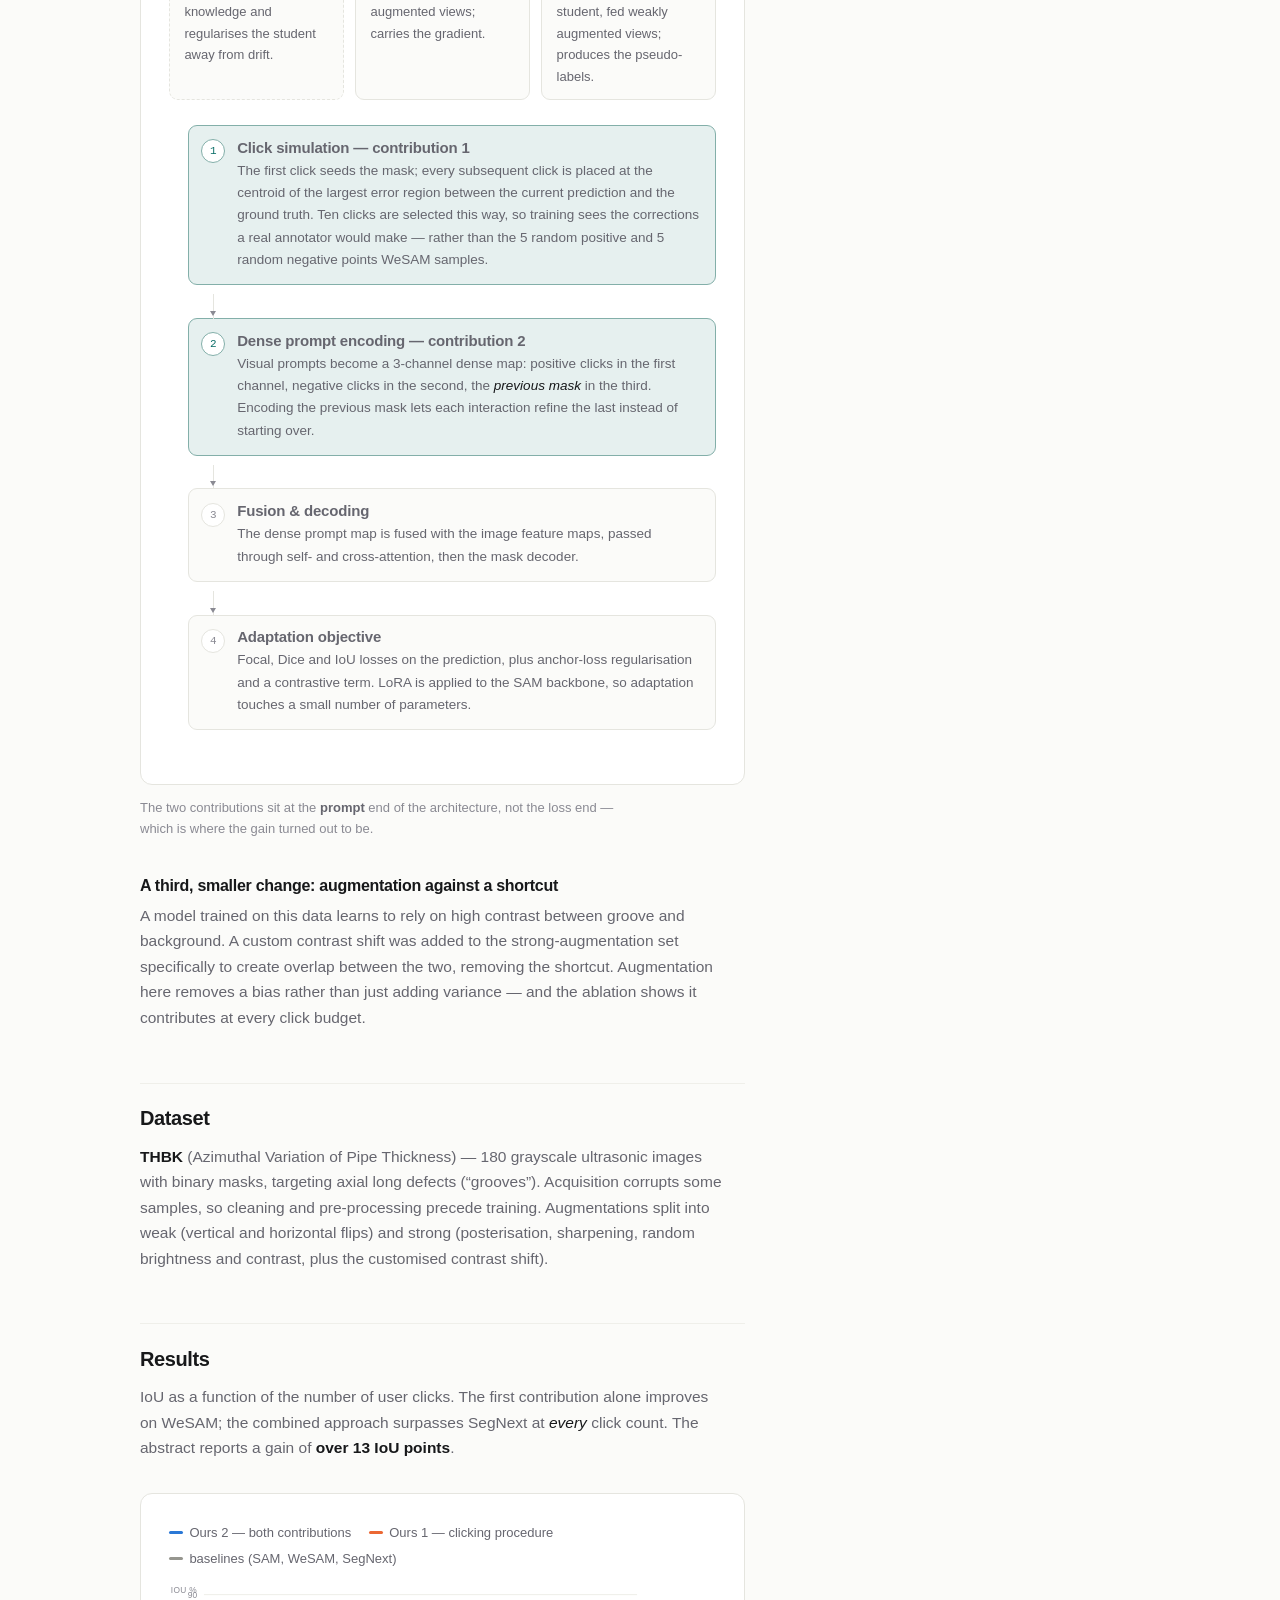
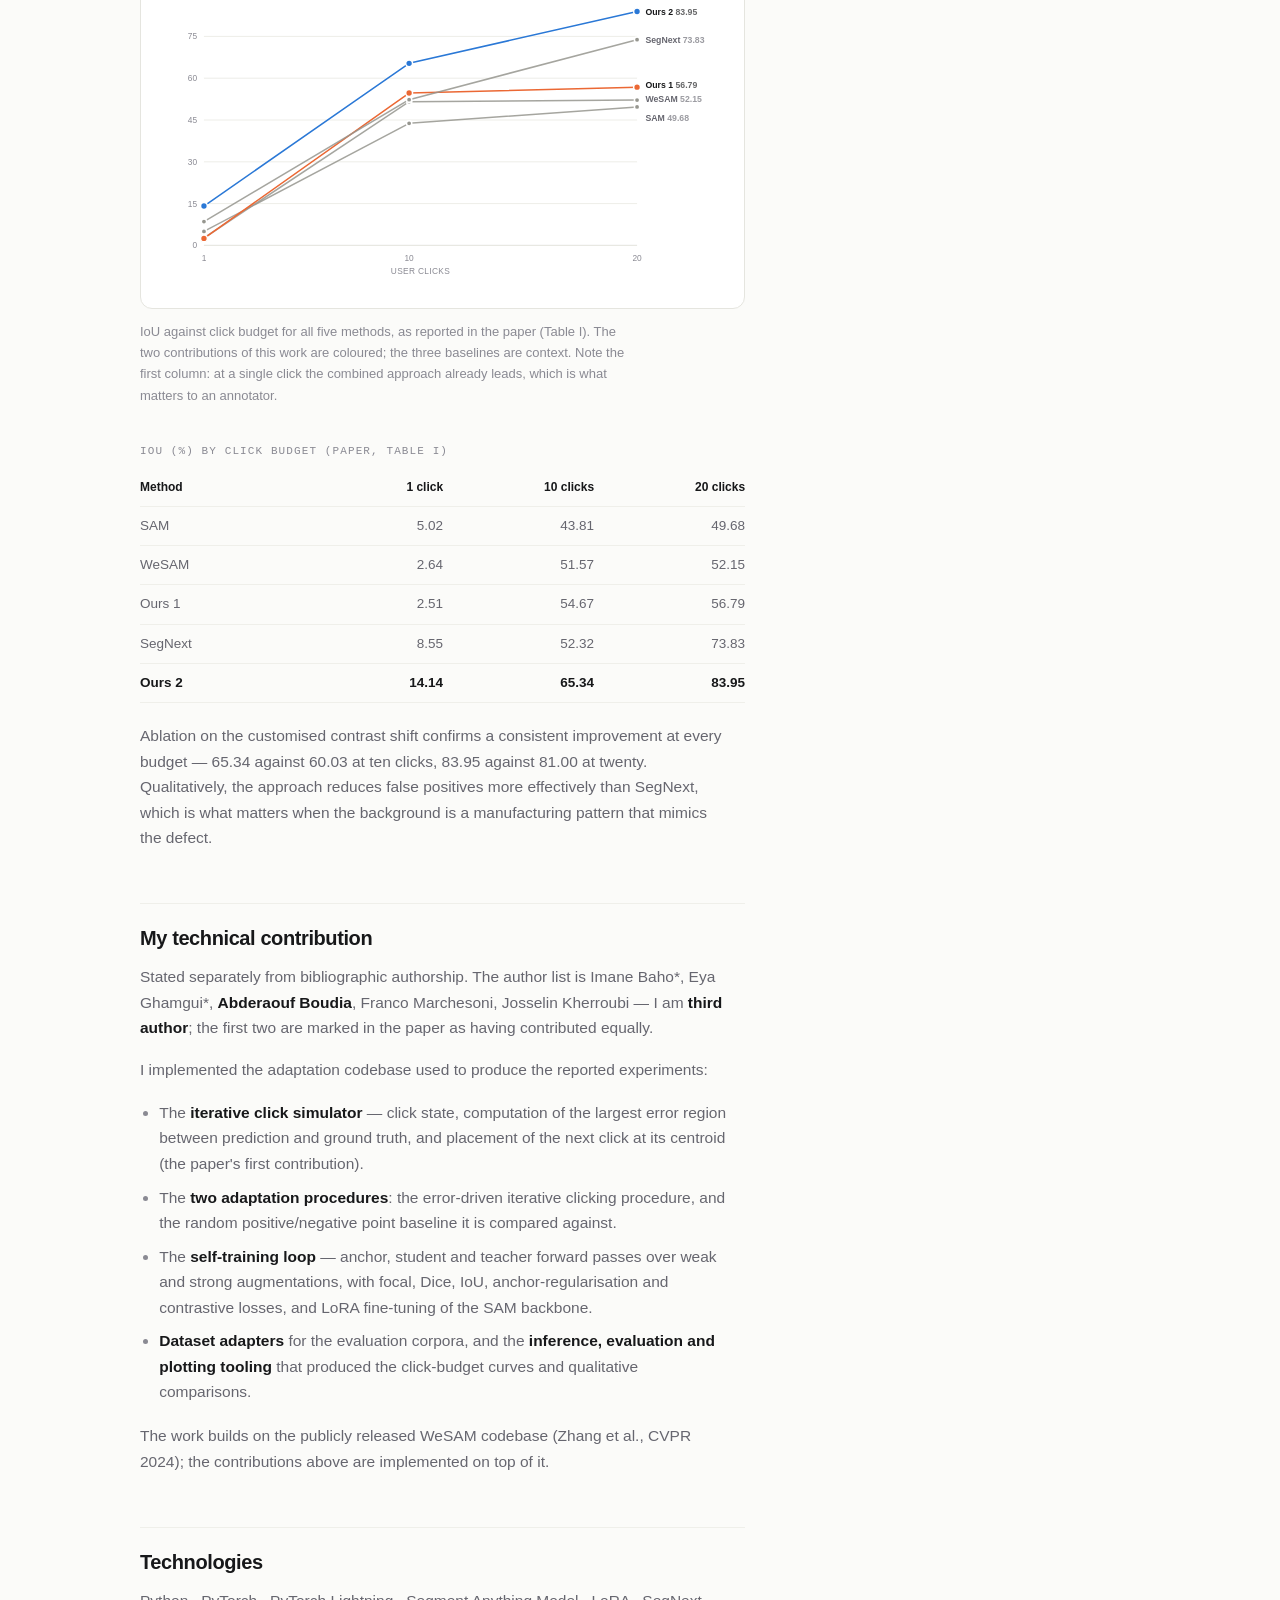
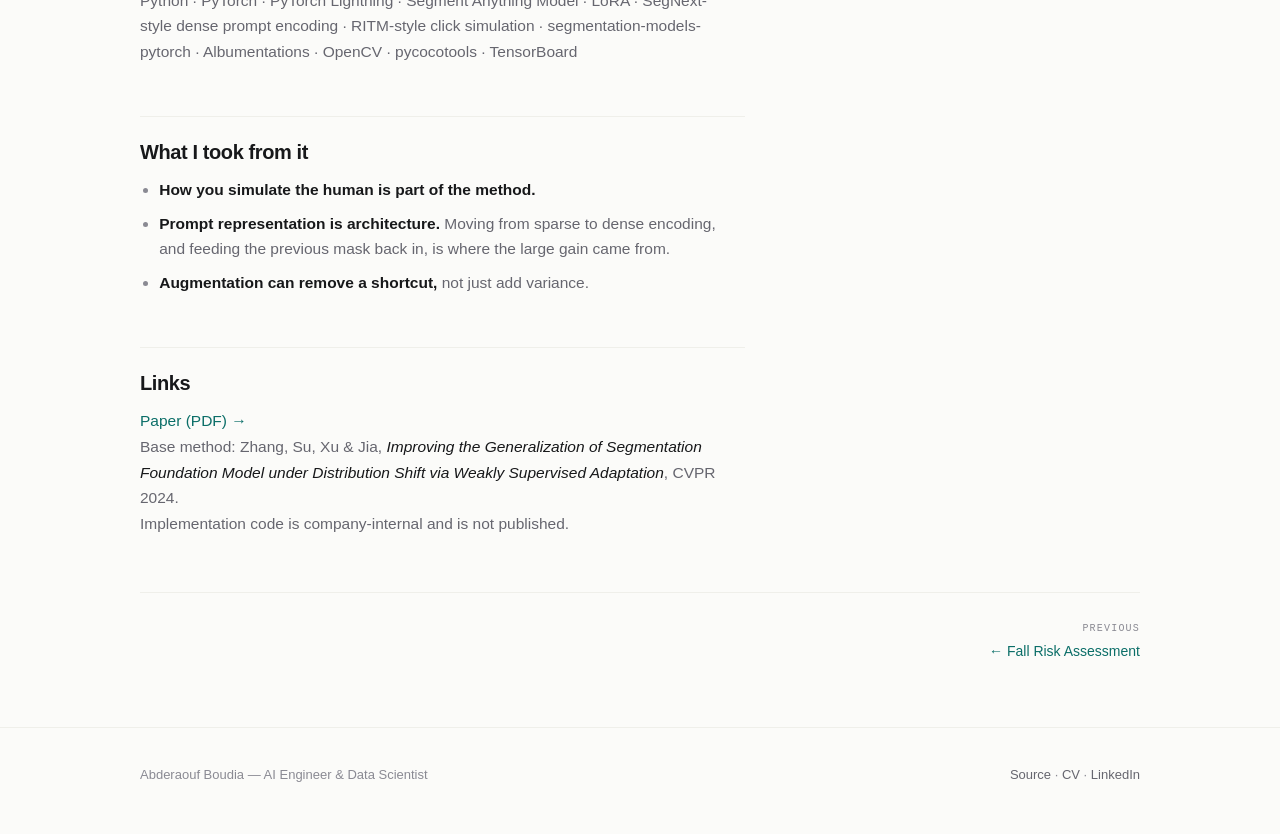
<file: docs/projects/interseg-wesam.html>
<!doctype html>
<html lang="en">
<head>
<meta charset="utf-8">
<meta name="viewport" content="width=device-width, initial-scale=1">
<title>Enhanced Foundation-Model Interactive Segmentation for Borehole Image Data — Abderaouf Boudia</title>
<meta name="description" content="Weakly-supervised source-free adaptation of SAM for corrosion detection in ultrasonic borehole imagery: error-driven click simulation and dense prompt encoding, for a reported gain of over 13 IoU points.">
<meta name="author" content="Abderaouf Boudia">
<meta property="og:type" content="article">
<meta property="og:title" content="Enhanced Foundation-Model Interactive Segmentation for Borehole Image Data — Abderaouf Boudia">
<meta property="og:description" content="Weakly-supervised source-free adaptation of SAM for corrosion detection in ultrasonic borehole imagery: error-driven click simulation and dense prompt encoding, for a reported gain of over 13 IoU points.">
<link rel="canonical" href="https://boudia-abderaouf.github.io/BOUDIA-Abderaouf/projects/interseg-wesam.html">
<link rel="icon" href="data:image/svg+xml,<svg xmlns='http://www.w3.org/2000/svg' viewBox='0 0 100 100'><rect width='100' height='100' rx='22' fill='%230b6e68'/><text y='.9em' x='50%25' text-anchor='middle' font-size='62' font-family='ui-monospace,monospace' fill='%23fff'>A</text></svg>">
<link rel="stylesheet" href="../styles.css">
<script>
  // Applied before first paint so the chosen theme never flashes.
  try {
    var t = localStorage.getItem('theme');
    if (t === 'dark' || t === 'light') document.documentElement.dataset.theme = t;
  } catch (e) {}
</script>
</head>
<body>

<header class="nav">
  <div class="wrap nav__inner">
    <a class="nav__mark" href="../index.html">abderaouf&nbsp;boudia</a>
    <nav class="nav__links" aria-label="Sections">
      <a href="../index.html#work" aria-current="page">Work</a>
      <a href="../research.html">Research</a>
      <a href="../index.html#experience">Experience</a>
      <a href="../index.html#skills">Skills</a>
      <a href="../index.html#about">About</a>
      <a class="nav__cta" href="https://github.com/boudia-abderaouf/BOUDIA-Abderaouf/raw/main/cv/Abderaouf-Boudia-CV.pdf">CV</a>
      <button class="theme-toggle" type="button" id="theme-toggle" aria-label="Switch colour theme">
        <svg class="i-moon" viewBox="0 0 24 24" fill="none" stroke="currentColor" stroke-width="2" stroke-linecap="round" stroke-linejoin="round" aria-hidden="true"><path d="M21 12.79A9 9 0 1 1 11.21 3 7 7 0 0 0 21 12.79z"/></svg>
        <svg class="i-sun" viewBox="0 0 24 24" fill="none" stroke="currentColor" stroke-width="2" stroke-linecap="round" stroke-linejoin="round" aria-hidden="true"><circle cx="12" cy="12" r="4"/><path d="M12 2v2M12 20v2M4.93 4.93l1.41 1.41M17.66 17.66l1.41 1.41M2 12h2M20 12h2M6.34 17.66l-1.41 1.41M19.07 4.93l-1.41 1.41"/></svg>
      </button>
    </nav>
  </div>
</header>

<main>
  <div class="wrap crumb"><a href="../index.html">Home</a> <span aria-hidden="true">/</span>
    <a href="../index.html#work">Work</a> <span aria-hidden="true">/</span> Interactive Segmentation for Borehole Images</div>

  <div class="wrap page-head">
    <h1>Enhanced Foundation-Model Interactive Segmentation for Borehole Image Data</h1>
    <p class="lede">Adapting a segmentation foundation model to ultrasonic borehole imagery, where the pipe's own manufacturing patterns look exactly like the defects you are hunting. <span class="status ">Published · IGARSS 2025</span></p>
  </div>

  <div class="wrap">
  <dl class="meta reveal">
    <div><dt>Context</dt><dd>SLB</dd></div>
    <div><dt>Period</dt><dd>2024</dd></div>
    <div><dt>Role</dt><dd>Adaptation codebase &amp; experiments</dd></div>
    <div><dt>Authorship</dt><dd>Third author</dd></div>
    <div><dt>Venue</dt><dd>IEEE IGARSS 2025</dd></div>
    <div><dt>Status</dt><dd>Published</dd></div>
  </dl>
    <article class="prose-long">

  <p class="lead-in">Replacing random point sampling with error-driven clicks changed the results more
  than any loss-weight tuning did. How you simulate the human is part of the method.</p>

  <h2>Problem</h2>
  <p>Assessing well integrity means detecting corrosion in ultrasonic borehole images. The imaging tools
  measure pipe radius and thickness; corrosion appears as metal loss on the inner or outer wall. The
  difficulty is that pipes are moulded, so they carry homogeneous manufacturing patterns and collars
  that look, to a segmentation model, exactly like the defects it is supposed to find.</p>
  <p>Labelling this data is therefore slow, expensive and requires a domain expert — which is precisely
  why there is not enough of it to train a supervised model. Interactive segmentation breaks the loop:
  an expert supplies a few clicks and the model does the rest, so annotation gets cheap enough to
  bootstrap the dataset.</p>
  <p>The obstacle: <strong>SAM performs poorly on this domain</strong>, and WeSAM — the
  state-of-the-art weakly-supervised adaptation of SAM — improved it only marginally.</p>

  <h2>Background</h2>
  <p>Two research threads meet here. <strong>Interactive segmentation</strong> guides a model with
  sparse human input — clicks, boxes, text — rather than dense masks. <strong>Source-free domain
  adaptation</strong> adapts a pre-trained model to a target domain without access to the source data,
  which is often restricted for privacy, storage or confidentiality reasons. WeSAM applies this to SAM
  with a self-training architecture.</p>

  <h2>Architecture</h2>

  <figure class="figure reveal">
    <div class="figure__frame">
      <div class="branches">
        <div class="is-frozen"><h4>Anchor (frozen)</h4><p>Retains source-domain knowledge and
        regularises the student away from drift.</p></div>
        <div><h4>Student</h4><p>Updated on strongly augmented views; carries the gradient.</p></div>
        <div><h4>Teacher</h4><p>Weight-shared with the student, fed weakly augmented views; produces the
        pseudo-labels.</p></div>
      </div>
    <ol class="flow">
      <li class="flow__step flow__step--key"><span class="n">1</span><h4>Click simulation — contribution 1</h4><p>The first click seeds the mask; every subsequent click is placed at the centroid of the largest error region between the current prediction and the ground truth. Ten clicks are selected this way, so training sees the corrections a real annotator would make — rather than the 5 random positive and 5 random negative points WeSAM samples.</p></li>
      <li class="flow__step flow__step--key"><span class="n">2</span><h4>Dense prompt encoding — contribution 2</h4><p>Visual prompts become a 3-channel dense map: positive clicks in the first channel, negative clicks in the second, the <em>previous mask</em> in the third. Encoding the previous mask lets each interaction refine the last instead of starting over.</p></li>
      <li class="flow__step"><span class="n">3</span><h4>Fusion &amp; decoding</h4><p>The dense prompt map is fused with the image feature maps, passed through self- and cross-attention, then the mask decoder.</p></li>
      <li class="flow__step"><span class="n">4</span><h4>Adaptation objective</h4><p>Focal, Dice and IoU losses on the prediction, plus anchor-loss regularisation and a contrastive term. LoRA is applied to the SAM backbone, so adaptation touches a small number of parameters.</p></li>
    </ol>
    </div>
    <figcaption>The two contributions sit at the <b>prompt</b> end of the architecture, not the loss
    end — which is where the gain turned out to be.</figcaption>
  </figure>

  <h3>A third, smaller change: augmentation against a shortcut</h3>
  <p>A model trained on this data learns to rely on high contrast between groove and background. A
  custom contrast shift was added to the strong-augmentation set specifically to create overlap between
  the two, removing the shortcut. Augmentation here removes a bias rather than just adding variance —
  and the ablation shows it contributes at every click budget.</p>

  <h2>Dataset</h2>
  <p><strong>THBK</strong> (Azimuthal Variation of Pipe Thickness) — 180 grayscale ultrasonic images
  with binary masks, targeting axial long defects (“grooves”). Acquisition corrupts some samples, so
  cleaning and pre-processing precede training. Augmentations split into weak (vertical and horizontal
  flips) and strong (posterisation, sharpening, random brightness and contrast, plus the customised
  contrast shift).</p>

  <h2>Results</h2>
  <p>IoU as a function of the number of user clicks. The first contribution alone improves on WeSAM; the
  combined approach surpasses SegNext at <em>every</em> click count. The abstract reports a gain of
  <strong>over 13 IoU points</strong>.</p>

  <figure class="figure reveal">
    <div class="figure__frame">
    <div class="chart-legend"><span><i style="background:var(--viz-s1)"></i>Ours 2 — both contributions</span><span><i style="background:var(--viz-s2)"></i>Ours 1 — clicking procedure</span><span><i style="background:var(--viz-context)"></i>baselines (SAM, WeSAM, SegNext)</span></div>
    <svg class="chart" viewBox="0 0 720 390" role="img" aria-label="Line chart: IoU against number of user clicks for five methods. Ours 2 leads at every click budget, reaching 83.95 percent at 20 clicks.">
      <line class="grid" x1="46" y1="344.0" x2="616" y2="344.0"/>
      <text class="tick" x="37" y="348.0" text-anchor="end">0</text>
      <line class="grid" x1="46" y1="289.0" x2="616" y2="289.0"/>
      <text class="tick" x="37" y="293.0" text-anchor="end">15</text>
      <line class="grid" x1="46" y1="234.0" x2="616" y2="234.0"/>
      <text class="tick" x="37" y="238.0" text-anchor="end">30</text>
      <line class="grid" x1="46" y1="179.0" x2="616" y2="179.0"/>
      <text class="tick" x="37" y="183.0" text-anchor="end">45</text>
      <line class="grid" x1="46" y1="124.0" x2="616" y2="124.0"/>
      <text class="tick" x="37" y="128.0" text-anchor="end">60</text>
      <line class="grid" x1="46" y1="69.0" x2="616" y2="69.0"/>
      <text class="tick" x="37" y="73.0" text-anchor="end">75</text>
      <line class="grid" x1="46" y1="14.0" x2="616" y2="14.0"/>
      <text class="tick" x="37" y="18.0" text-anchor="end">90</text>
      <line class="axis" x1="46" y1="344.0" x2="616" y2="344.0"/>
      <text class="tick" x="46.0" y="364" text-anchor="middle">1</text>
      <text class="tick" x="316.0" y="364" text-anchor="middle">10</text>
      <text class="tick" x="616.0" y="364" text-anchor="middle">20</text>
      <text class="axlabel" x="331.0" y="382" text-anchor="middle">user clicks</text>
      <text class="axlabel" x="37" y="12" text-anchor="end">IoU %</text>
      <path class="series-line" d="M46.0 325.6 L316.0 183.4 L616.0 161.8" stroke="var(--viz-context)" stroke-width="2" opacity="0.85"/>
      <g class="pt"><circle class="mark" cx="46.0" cy="325.6" r="3.5" fill="var(--viz-context)"><title>SAM — 1 click: 5.02 % IoU</title></circle></g>
      <g class="pt"><circle class="mark" cx="316.0" cy="183.4" r="3.5" fill="var(--viz-context)"><title>SAM — 10 clicks: 43.81 % IoU</title></circle></g>
      <g class="pt"><circle class="mark" cx="616.0" cy="161.8" r="3.5" fill="var(--viz-context)"><title>SAM — 20 clicks: 49.68 % IoU</title></circle></g>
      <text class="dlabel" x="627.0" y="179.8" fill="var(--muted)">SAM <tspan opacity="0.65">49.68</tspan></text>
      <path class="series-line" d="M46.0 334.3 L316.0 154.9 L616.0 152.8" stroke="var(--viz-context)" stroke-width="2" opacity="0.85"/>
      <g class="pt"><circle class="mark" cx="46.0" cy="334.3" r="3.5" fill="var(--viz-context)"><title>WeSAM — 1 click: 2.64 % IoU</title></circle></g>
      <g class="pt"><circle class="mark" cx="316.0" cy="154.9" r="3.5" fill="var(--viz-context)"><title>WeSAM — 10 clicks: 51.57 % IoU</title></circle></g>
      <g class="pt"><circle class="mark" cx="616.0" cy="152.8" r="3.5" fill="var(--viz-context)"><title>WeSAM — 20 clicks: 52.15 % IoU</title></circle></g>
      <text class="dlabel" x="627.0" y="154.8" fill="var(--muted)">WeSAM <tspan opacity="0.65">52.15</tspan></text>
      <path class="series-line" d="M46.0 334.8 L316.0 143.5 L616.0 135.8" stroke="var(--viz-s2)" stroke-width="2.5"/>
      <g class="pt"><circle class="mark" cx="46.0" cy="334.8" r="4.5" fill="var(--viz-s2)"><title>Ours 1 — 1 click: 2.51 % IoU</title></circle></g>
      <g class="pt"><circle class="mark" cx="316.0" cy="143.5" r="4.5" fill="var(--viz-s2)"><title>Ours 1 — 10 clicks: 54.67 % IoU</title></circle></g>
      <g class="pt"><circle class="mark" cx="616.0" cy="135.8" r="4.5" fill="var(--viz-s2)"><title>Ours 1 — 20 clicks: 56.79 % IoU</title></circle></g>
      <text class="dlabel dlabel--s1" x="627.0" y="136.8" fill="var(--viz-s2)">Ours 1 <tspan opacity="0.65">56.79</tspan></text>
      <path class="series-line" d="M46.0 312.7 L316.0 152.2 L616.0 73.3" stroke="var(--viz-context)" stroke-width="2" opacity="0.85"/>
      <g class="pt"><circle class="mark" cx="46.0" cy="312.7" r="3.5" fill="var(--viz-context)"><title>SegNext — 1 click: 8.55 % IoU</title></circle></g>
      <g class="pt"><circle class="mark" cx="316.0" cy="152.2" r="3.5" fill="var(--viz-context)"><title>SegNext — 10 clicks: 52.32 % IoU</title></circle></g>
      <g class="pt"><circle class="mark" cx="616.0" cy="73.3" r="3.5" fill="var(--viz-context)"><title>SegNext — 20 clicks: 73.83 % IoU</title></circle></g>
      <text class="dlabel" x="627.0" y="77.3" fill="var(--muted)">SegNext <tspan opacity="0.65">73.83</tspan></text>
      <path class="series-line" d="M46.0 292.2 L316.0 104.4 L616.0 36.2" stroke="var(--viz-s1)" stroke-width="2.5"/>
      <g class="pt"><circle class="mark" cx="46.0" cy="292.2" r="4.5" fill="var(--viz-s1)"><title>Ours 2 — 1 click: 14.14 % IoU</title></circle></g>
      <g class="pt"><circle class="mark" cx="316.0" cy="104.4" r="4.5" fill="var(--viz-s1)"><title>Ours 2 — 10 clicks: 65.34 % IoU</title></circle></g>
      <g class="pt"><circle class="mark" cx="616.0" cy="36.2" r="4.5" fill="var(--viz-s1)"><title>Ours 2 — 20 clicks: 83.95 % IoU</title></circle></g>
      <text class="dlabel dlabel--s1" x="627.0" y="40.2" fill="var(--viz-s1)">Ours 2 <tspan opacity="0.65">83.95</tspan></text>
    </svg>
    </div>
    <figcaption>IoU against click budget for all five methods, as reported in the paper (Table I). The
    two contributions of this work are coloured; the three baselines are context. Note the first column:
    at a single click the combined approach already leads, which is what matters to an annotator.</figcaption>
  </figure>

  <div class="tablewrap reveal">
    <table class="datatable">
      <caption>IoU (%) by click budget (paper, Table I)</caption>
      <thead><tr><th>Method</th><th class="num">1 click</th><th class="num">10 clicks</th><th class="num">20 clicks</th></tr></thead>
      <tbody>
      <tr><td>SAM</td><td class="num">5.02</td><td class="num">43.81</td><td class="num">49.68</td></tr>
      <tr><td>WeSAM</td><td class="num">2.64</td><td class="num">51.57</td><td class="num">52.15</td></tr>
      <tr><td>Ours 1</td><td class="num">2.51</td><td class="num">54.67</td><td class="num">56.79</td></tr>
      <tr><td>SegNext</td><td class="num">8.55</td><td class="num">52.32</td><td class="num">73.83</td></tr>
      <tr class="is-key"><td>Ours 2</td><td class="num">14.14</td><td class="num">65.34</td><td class="num">83.95</td></tr>
      </tbody>
    </table>
  </div>

  <p>Ablation on the customised contrast shift confirms a consistent improvement at every budget —
  65.34 against 60.03 at ten clicks, 83.95 against 81.00 at twenty. Qualitatively, the approach reduces
  false positives more effectively than SegNext, which is what matters when the background is a
  manufacturing pattern that mimics the defect.</p>

  <h2>My technical contribution</h2>
  <p>Stated separately from bibliographic authorship. The author list is Imane Baho*, Eya Ghamgui*,
  <strong>Abderaouf Boudia</strong>, Franco Marchesoni, Josselin Kherroubi — I am
  <strong>third author</strong>; the first two are marked in the paper as having contributed
  equally.</p>
  <p>I implemented the adaptation codebase used to produce the reported experiments:</p>
  <ul>
    <li>The <strong>iterative click simulator</strong> — click state, computation of the largest error
    region between prediction and ground truth, and placement of the next click at its centroid (the
    paper's first contribution).</li>
    <li>The <strong>two adaptation procedures</strong>: the error-driven iterative clicking procedure,
    and the random positive/negative point baseline it is compared against.</li>
    <li>The <strong>self-training loop</strong> — anchor, student and teacher forward passes over weak
    and strong augmentations, with focal, Dice, IoU, anchor-regularisation and contrastive losses, and
    LoRA fine-tuning of the SAM backbone.</li>
    <li><strong>Dataset adapters</strong> for the evaluation corpora, and the <strong>inference,
    evaluation and plotting tooling</strong> that produced the click-budget curves and qualitative
    comparisons.</li>
  </ul>
  <p>The work builds on the publicly released WeSAM codebase (Zhang et al., CVPR 2024); the
  contributions above are implemented on top of it.</p>

  <h2>Technologies</h2>
  <p>Python · PyTorch · PyTorch Lightning · Segment Anything Model · LoRA · SegNext-style dense prompt
  encoding · RITM-style click simulation · segmentation-models-pytorch · Albumentations · OpenCV ·
  pycocotools · TensorBoard</p>

  <h2>What I took from it</h2>
  <ul>
    <li><strong>How you simulate the human is part of the method.</strong></li>
    <li><strong>Prompt representation is architecture.</strong> Moving from sparse to dense encoding,
    and feeding the previous mask back in, is where the large gain came from.</li>
    <li><strong>Augmentation can remove a shortcut,</strong> not just add variance.</li>
  </ul>

  <h2>Links</h2>
  <p><a href="https://github.com/boudia-abderaouf/BOUDIA-Abderaouf/blob/main/articles/Paper_IGARSS_InterSEG.pdf">Paper (PDF) →</a><br>
  Base method: Zhang, Su, Xu &amp; Jia, <em>Improving the Generalization of Segmentation Foundation
  Model under Distribution Shift via Weakly Supervised Adaptation</em>, CVPR 2024.<br>
  Implementation code is company-internal and is not published.</p>

    </article>
    <nav class="pager" aria-label="Other projects">
      <a href="fall-risk-assessment.html"><span class="k">Previous</span>← Fall Risk Assessment</a>
      
    </nav>
  </div>
</main>

<footer class="footer">
  <div class="wrap footer__inner">
    <span>Abderaouf Boudia — AI Engineer &amp; Data Scientist</span>
    <span>
      <a href="https://github.com/boudia-abderaouf/BOUDIA-Abderaouf">Source</a> ·
      <a href="https://github.com/boudia-abderaouf/BOUDIA-Abderaouf/raw/main/cv/Abderaouf-Boudia-CV.pdf">CV</a> ·
      <a href="https://www.linkedin.com/in/abderaouf-boudia-4bb166174/">LinkedIn</a>
    </span>
  </div>
</footer>

<script>
  (function () {
    var root = document.documentElement;
    var btn = document.getElementById('theme-toggle');
    btn.addEventListener('click', function () {
      var current = root.dataset.theme ||
        (window.matchMedia('(prefers-color-scheme: dark)').matches ? 'dark' : 'light');
      var next = current === 'dark' ? 'light' : 'dark';
      root.dataset.theme = next;
      try { localStorage.setItem('theme', next); } catch (e) {}
    });

    if (window.matchMedia('(prefers-reduced-motion: reduce)').matches) return;
    var items = document.querySelectorAll('.reveal');
    if (!('IntersectionObserver' in window)) {
      items.forEach(function (el) { el.classList.add('is-in'); });
      return;
    }
    var io = new IntersectionObserver(function (entries) {
      entries.forEach(function (entry) {
        if (!entry.isIntersecting) return;
        entry.target.classList.add('is-in');
        io.unobserve(entry.target);
      });
    }, { rootMargin: '0px 0px -8% 0px', threshold: 0.05 });
    items.forEach(function (el) { io.observe(el); });
  })();
</script>

</body>
</html>
</file>
<file: docs/styles.css>
/* ---------------------------------------------------------------------------
   Abderaouf Boudia — portfolio
   No build step, no dependencies. One stylesheet, one page.
   --------------------------------------------------------------------------- */

:root {
  color-scheme: light;

  --bg:        #fbfbf9;
  --surface:   #ffffff;
  --text:      #17181a;
  --muted:     #66666f;
  --faint:     #8a8a93;
  --line:      #e5e5df;
  --line-soft: #efefea;
  --accent:    #0b6e68;
  --accent-bg: #0b6e681a;
  --shadow:    0 1px 2px rgba(20, 20, 25, .04), 0 8px 24px -16px rgba(20, 20, 25, .18);

  --sans: ui-sans-serif, -apple-system, BlinkMacSystemFont, "Segoe UI", Inter, Roboto,
          "Helvetica Neue", Arial, sans-serif;
  --mono: ui-monospace, SFMono-Regular, "SF Mono", Menlo, Consolas, "Liberation Mono", monospace;

  --measure: 68ch;
  --gutter: clamp(1.25rem, 4vw, 2.5rem);
}

@media (prefers-color-scheme: dark) {
  :root:not([data-theme="light"]) {
    color-scheme: dark;
    --bg:        #0d0e10;
    --surface:   #141618;
    --text:      #e9e9ec;
    --muted:     #9b9ba5;
    --faint:     #74747e;
    --line:      #26282c;
    --line-soft: #1d1f22;
    --accent:    #57cfc4;
    --accent-bg: #57cfc41f;
    --shadow:    0 1px 2px rgba(0, 0, 0, .4), 0 8px 24px -16px rgba(0, 0, 0, .8);
  }
}

:root[data-theme="dark"] {
  color-scheme: dark;
  --bg:        #0d0e10;
  --surface:   #141618;
  --text:      #e9e9ec;
  --muted:     #9b9ba5;
  --faint:     #74747e;
  --line:      #26282c;
  --line-soft: #1d1f22;
  --accent:    #57cfc4;
  --accent-bg: #57cfc41f;
  --shadow:    0 1px 2px rgba(0, 0, 0, .4), 0 8px 24px -16px rgba(0, 0, 0, .8);
}

*, *::before, *::after { box-sizing: border-box; }

html { -webkit-text-size-adjust: 100%; scroll-behavior: smooth; }
@media (prefers-reduced-motion: reduce) { html { scroll-behavior: auto; } }

body {
  margin: 0;
  background: var(--bg);
  color: var(--text);
  font-family: var(--sans);
  font-size: 16px;
  line-height: 1.65;
  -webkit-font-smoothing: antialiased;
  text-rendering: optimizeLegibility;
}

img { max-width: 100%; }

a { color: var(--accent); text-decoration: none; }
a:hover { text-decoration: underline; text-underline-offset: 3px; }
a:focus-visible, button:focus-visible {
  outline: 2px solid var(--accent);
  outline-offset: 3px;
  border-radius: 3px;
}

h1, h2, h3, h4 { line-height: 1.2; letter-spacing: -0.017em; margin: 0; font-weight: 640; }

.wrap {
  width: 100%;
  max-width: 1080px;
  margin-inline: auto;
  padding-inline: var(--gutter);
}

/* --- navigation ----------------------------------------------------------- */

.nav {
  position: sticky;
  top: 0;
  z-index: 50;
  background: color-mix(in srgb, var(--bg) 88%, transparent);
  backdrop-filter: saturate(140%) blur(10px);
  border-bottom: 1px solid var(--line-soft);
}

.nav__inner {
  display: flex;
  align-items: center;
  gap: 1rem;
  min-height: 56px;
}

.nav__mark {
  font-family: var(--mono);
  font-size: .8125rem;
  letter-spacing: .02em;
  color: var(--text);
  font-weight: 600;
  white-space: nowrap;
}
.nav__mark:hover { text-decoration: none; color: var(--accent); }

.nav__links {
  display: flex;
  gap: 1.35rem;
  margin-left: auto;
  align-items: center;
  overflow-x: auto;
  scrollbar-width: none;
}
.nav__links::-webkit-scrollbar { display: none; }

.nav__links a {
  font-size: .8125rem;
  color: var(--muted);
  white-space: nowrap;
  padding-block: .25rem;
}
.nav__links a:hover { color: var(--text); text-decoration: none; }

.theme-toggle {
  flex: none;
  display: grid;
  place-items: center;
  width: 32px; height: 32px;
  border: 1px solid var(--line);
  border-radius: 7px;
  background: transparent;
  color: var(--muted);
  cursor: pointer;
  padding: 0;
}
.theme-toggle:hover { color: var(--text); border-color: var(--muted); }
.theme-toggle svg { width: 15px; height: 15px; }
:root[data-theme="dark"] .theme-toggle .i-moon,
.theme-toggle .i-sun { display: none; }
:root[data-theme="dark"] .theme-toggle .i-sun { display: block; }
@media (prefers-color-scheme: dark) {
  :root:not([data-theme="light"]) .theme-toggle .i-moon { display: none; }
  :root:not([data-theme="light"]) .theme-toggle .i-sun  { display: block; }
}
:root[data-theme="light"] .theme-toggle .i-sun  { display: none; }
:root[data-theme="light"] .theme-toggle .i-moon { display: block; }

@media (max-width: 720px) {
  .nav__links a:not(.nav__cta) { display: none; }
}

/* --- section scaffolding -------------------------------------------------- */

section { padding-block: clamp(3rem, 8vw, 5.5rem); }
section + section { border-top: 1px solid var(--line-soft); }

.eyebrow {
  font-family: var(--mono);
  font-size: .6875rem;
  letter-spacing: .13em;
  text-transform: uppercase;
  color: var(--faint);
  margin: 0 0 1.5rem;
}

.section-title {
  font-size: clamp(1.35rem, 3vw, 1.7rem);
  margin-bottom: .6rem;
}

.section-lede {
  color: var(--muted);
  max-width: var(--measure);
  margin: 0 0 2.5rem;
  font-size: .9375rem;
}

/* --- hero ----------------------------------------------------------------- */

.hero { padding-block: clamp(3.5rem, 11vw, 7rem) clamp(3rem, 8vw, 5rem); }

.hero h1 {
  font-size: clamp(2.1rem, 6.4vw, 3.4rem);
  letter-spacing: -0.032em;
  margin-bottom: .5rem;
}

.hero__role {
  font-size: clamp(1.05rem, 2.6vw, 1.3rem);
  font-weight: 560;
  color: var(--text);
  margin: 0 0 .75rem;
  letter-spacing: -0.015em;
}

.hero__tags {
  font-family: var(--mono);
  font-size: .78rem;
  color: var(--faint);
  letter-spacing: .01em;
  margin: 0 0 1.9rem;
}

.hero__intro {
  max-width: var(--measure);
  font-size: 1.0625rem;
  color: var(--muted);
  margin: 0 0 2.25rem;
}
.hero__intro strong { color: var(--text); font-weight: 600; }

.actions { display: flex; flex-wrap: wrap; gap: .6rem; }

.btn {
  display: inline-flex;
  align-items: center;
  gap: .45rem;
  padding: .5rem .95rem;
  border-radius: 8px;
  border: 1px solid var(--line);
  font-size: .875rem;
  font-weight: 520;
  color: var(--text);
  background: var(--surface);
  transition: border-color .15s ease, color .15s ease;
}
.btn:hover { text-decoration: none; border-color: var(--muted); }
.btn--primary {
  background: var(--accent);
  border-color: var(--accent);
  color: var(--bg);
}
.btn--primary:hover { filter: brightness(1.08); color: var(--bg); }
.btn svg { width: 14px; height: 14px; flex: none; }

/* --- focus list ----------------------------------------------------------- */

.focus {
  display: grid;
  gap: 1.5rem;
  grid-template-columns: repeat(auto-fit, minmax(260px, 1fr));
  margin: 0;
  padding: 0;
  list-style: none;
}
.focus li { border-top: 2px solid var(--accent); padding-top: .9rem; }
.focus h3 { font-size: .9375rem; margin-bottom: .35rem; }
.focus p { margin: 0; font-size: .875rem; color: var(--muted); }

/* --- project cards -------------------------------------------------------- */

.projects { display: grid; gap: 1.1rem; }

.card {
  background: var(--surface);
  border: 1px solid var(--line);
  border-radius: 12px;
  padding: clamp(1.25rem, 3.2vw, 1.85rem);
  transition: border-color .18s ease, transform .18s ease, box-shadow .18s ease;
}
.card:hover {
  border-color: color-mix(in srgb, var(--accent) 45%, var(--line));
  box-shadow: var(--shadow);
}
@media (prefers-reduced-motion: no-preference) {
  .card:hover { transform: translateY(-2px); }
}

.card__head {
  display: flex;
  flex-wrap: wrap;
  align-items: baseline;
  gap: .5rem 1rem;
  margin-bottom: .55rem;
}
.card__title { font-size: 1.0625rem; letter-spacing: -0.018em; }
.card__title a { color: var(--text); }
.card__title a:hover { color: var(--accent); text-decoration: none; }

.status {
  font-family: var(--mono);
  font-size: .65rem;
  letter-spacing: .09em;
  text-transform: uppercase;
  padding: .18rem .5rem;
  border-radius: 999px;
  border: 1px solid var(--line);
  color: var(--faint);
  white-space: nowrap;
}
.status--live { color: var(--accent); border-color: color-mix(in srgb, var(--accent) 40%, transparent); background: var(--accent-bg); }

.card p { margin: 0 0 1rem; color: var(--muted); font-size: .9375rem; max-width: var(--measure); }
.card p:last-of-type { margin-bottom: 1.1rem; }
.card strong { color: var(--text); font-weight: 600; }

.tags { display: flex; flex-wrap: wrap; gap: .35rem; margin-bottom: 1.1rem; }
.tag {
  font-family: var(--mono);
  font-size: .6875rem;
  color: var(--muted);
  border: 1px solid var(--line);
  border-radius: 5px;
  padding: .12rem .45rem;
  background: var(--bg);
}

.card__links { display: flex; flex-wrap: wrap; gap: 1.1rem; font-size: .8125rem; }
.card__links a { font-weight: 520; }

/* --- publications --------------------------------------------------------- */

.pub {
  padding-block: 1.6rem;
  border-top: 1px solid var(--line-soft);
}
.pub:first-of-type { border-top: 0; padding-top: 0; }

.pub h3 { font-size: 1.0625rem; margin-bottom: .5rem; max-width: var(--measure); }

.pub__authors { font-size: .875rem; color: var(--muted); margin: 0 0 .4rem; max-width: var(--measure); }
.pub__authors strong { color: var(--text); font-weight: 640; }
.pub__authors em { color: var(--faint); font-style: normal; }

.pub__meta {
  font-family: var(--mono);
  font-size: .75rem;
  color: var(--faint);
  margin: 0 0 .75rem;
}
.pub__meta b { color: var(--accent); font-weight: 600; }

.pub p.pub__abstract { font-size: .9375rem; color: var(--muted); margin: 0 0 .85rem; max-width: var(--measure); }

/* --- experience timeline -------------------------------------------------- */

.timeline { margin: 0; padding: 0; list-style: none; }

.tl {
  display: grid;
  grid-template-columns: 11.5rem 1fr;
  gap: 0 2rem;
  padding-block: 1.5rem;
  border-top: 1px solid var(--line-soft);
}
.tl:first-child { border-top: 0; padding-top: 0; }

.tl__when {
  font-family: var(--mono);
  font-size: .75rem;
  color: var(--faint);
  padding-top: .22rem;
  letter-spacing: .01em;
}
.tl__when b { color: var(--accent); font-weight: 600; display: block; }

.tl__role { font-size: 1rem; margin-bottom: .1rem; }
.tl__org { font-size: .875rem; color: var(--muted); margin: 0 0 .5rem; }
.tl__body { font-size: .9375rem; color: var(--muted); margin: 0; max-width: var(--measure); }
.tl__body a { font-weight: 520; }

@media (max-width: 680px) {
  .tl { grid-template-columns: 1fr; gap: .5rem; }
  .tl__when { padding-top: 0; }
}

.edu { margin: 2.5rem 0 0; padding: 0; list-style: none; display: grid; gap: .85rem; }
.edu li {
  display: grid;
  grid-template-columns: 11.5rem 1fr;
  gap: 0 2rem;
  font-size: .9375rem;
}
.edu .tl__when { padding-top: .1rem; }
.edu span { color: var(--muted); }
.edu b { color: var(--text); font-weight: 600; }
@media (max-width: 680px) {
  .edu li { grid-template-columns: 1fr; gap: .15rem; }
}

/* --- skills --------------------------------------------------------------- */

.skills {
  display: grid;
  gap: 1.6rem 2.5rem;
  grid-template-columns: repeat(auto-fit, minmax(270px, 1fr));
}
.skill-group h3 {
  font-family: var(--mono);
  font-size: .6875rem;
  letter-spacing: .12em;
  text-transform: uppercase;
  color: var(--accent);
  margin-bottom: .6rem;
  font-weight: 600;
}
.skill-group p { margin: 0; font-size: .9063rem; color: var(--muted); }

/* --- about / contact ------------------------------------------------------ */

.prose { max-width: var(--measure); }
.prose p { color: var(--muted); font-size: .9688rem; }
.prose p:first-child { margin-top: 0; }
.prose strong { color: var(--text); font-weight: 600; }

.contact-links {
  display: flex;
  flex-wrap: wrap;
  gap: .6rem;
  margin-top: 1.75rem;
}

/* --- footer --------------------------------------------------------------- */

.footer {
  border-top: 1px solid var(--line-soft);
  padding-block: 2.25rem 3rem;
  font-size: .8125rem;
  color: var(--faint);
}
.footer__inner { display: flex; flex-wrap: wrap; gap: .75rem 1.5rem; justify-content: space-between; }
.footer a { color: var(--muted); }

/* --- reveal animation ----------------------------------------------------- */

@media (prefers-reduced-motion: no-preference) {
  .reveal { opacity: 0; transform: translateY(10px); }
  .reveal.is-in {
    opacity: 1;
    transform: none;
    transition: opacity .5s ease, transform .5s ease;
  }
}

/* ===========================================================================
   Detail pages — shell, prose, diagrams, charts, tables
   =========================================================================== */

/* --- data-visualisation tokens (validated; see the two figures) ----------- */
:root {
  --viz-surface: var(--surface);
  --viz-s1:      #2a78d6;   /* categorical slot 1 — the highlighted result */
  --viz-s2:      #eb6834;   /* categorical slot 2 — the secondary result   */
  --viz-context: #96968f;   /* de-emphasis gray — baselines, context        */
  --viz-grid:    #e7e7e1;
}
@media (prefers-color-scheme: dark) {
  :root:not([data-theme="light"]) {
    --viz-s1:      #3987e5;
    --viz-s2:      #d95926;
    --viz-context: #74767b;
    --viz-grid:    #24262a;
  }
}
:root[data-theme="dark"] {
  --viz-s1:      #3987e5;
  --viz-s2:      #d95926;
  --viz-context: #74767b;
  --viz-grid:    #24262a;
}

/* --- breadcrumb + page head ---------------------------------------------- */

.crumb {
  font-family: var(--mono);
  font-size: .75rem;
  color: var(--faint);
  padding-top: clamp(1.75rem, 5vw, 2.75rem);
}
.crumb a { color: var(--muted); }
.crumb a:hover { color: var(--accent); text-decoration: none; }

.page-head { padding-block: 1rem clamp(2rem, 5vw, 3rem); }
.page-head h1 {
  font-size: clamp(1.75rem, 5vw, 2.6rem);
  letter-spacing: -0.028em;
  margin-bottom: .7rem;
  max-width: 22ch;
}
.page-head .lede {
  font-size: 1.0625rem;
  color: var(--muted);
  max-width: var(--measure);
  margin: 0;
}
.page-head .status { vertical-align: middle; }

/* --- meta panel ----------------------------------------------------------- */

.meta {
  display: grid;
  grid-template-columns: repeat(auto-fit, minmax(150px, 1fr));
  gap: 1px;
  background: var(--line);
  border: 1px solid var(--line);
  border-radius: 10px;
  overflow: hidden;
  margin-bottom: clamp(2rem, 5vw, 3rem);
}
.meta > div { background: var(--surface); padding: .85rem 1rem; }
.meta dt {
  font-family: var(--mono);
  font-size: .625rem;
  letter-spacing: .12em;
  text-transform: uppercase;
  color: var(--faint);
  margin: 0 0 .3rem;
}
.meta dd { margin: 0; font-size: .875rem; color: var(--text); font-weight: 520; }

/* --- long-form prose ------------------------------------------------------ */

.prose-long { max-width: var(--measure); }
.prose-long > * { max-width: var(--measure); }

.prose-long h2 {
  font-size: 1.25rem;
  margin: clamp(2.5rem, 6vw, 3.25rem) 0 .85rem;
  padding-top: 1.4rem;
  border-top: 1px solid var(--line-soft);
  letter-spacing: -0.02em;
}
.prose-long h2:first-child { margin-top: 0; border-top: 0; padding-top: 0; }
.prose-long h3 { font-size: 1rem; margin: 1.9rem 0 .5rem; }
.prose-long p { margin: 0 0 1.05rem; color: var(--muted); font-size: .9688rem; }
.prose-long strong { color: var(--text); font-weight: 620; }
.prose-long em { color: var(--text); font-style: italic; }
.prose-long ul, .prose-long ol { margin: 0 0 1.15rem; padding-left: 1.2rem; color: var(--muted); font-size: .9688rem; }
.prose-long li { margin-bottom: .5rem; }
.prose-long li::marker { color: var(--faint); }
.prose-long code {
  font-family: var(--mono);
  font-size: .85em;
  background: var(--line-soft);
  border: 1px solid var(--line);
  border-radius: 4px;
  padding: .08em .35em;
  color: var(--text);
}

.lead-in {
  font-size: 1.0625rem;
  color: var(--text);
  border-left: 2px solid var(--accent);
  padding-left: 1.1rem;
  margin: 0 0 2rem;
}

/* --- callout -------------------------------------------------------------- */

.callout {
  border: 1px solid var(--line);
  border-left: 3px solid var(--faint);
  border-radius: 0 9px 9px 0;
  background: var(--surface);
  padding: .9rem 1.15rem;
  margin: 0 0 2rem;
  font-size: .875rem;
  color: var(--muted);
}
.callout p { margin: 0; font-size: inherit; }
.callout p + p { margin-top: .5rem; }

/* --- figures -------------------------------------------------------------- */

.figure {
  margin: 2rem 0 2.25rem;
  max-width: none;
  width: 100%;
}
.figure__frame {
  border: 1px solid var(--line);
  border-radius: 12px;
  background: var(--surface);
  padding: clamp(1rem, 3vw, 1.75rem);
  overflow-x: auto;
}
.figure figcaption {
  font-size: .8125rem;
  color: var(--faint);
  margin-top: .7rem;
  max-width: var(--measure);
}
.figure figcaption b { color: var(--muted); font-weight: 600; }

/* --- flow diagram (HTML/CSS — reflows on narrow screens) ------------------ */

.flow { display: grid; gap: 0; margin: 0; padding: 0; list-style: none; counter-reset: step; }

.flow__step {
  position: relative;
  border: 1px solid var(--line);
  border-radius: 9px;
  background: var(--bg);
  padding: .8rem 1rem .8rem 3rem;
}
.flow__step + .flow__step { margin-top: 1.55rem; }
.flow__step + .flow__step::before {
  content: "";
  position: absolute;
  left: 1.5rem;
  top: -1.55rem;
  height: 1.55rem;
  width: 1px;
  background: var(--line);
}
.flow__step + .flow__step::after {
  content: "";
  position: absolute;
  left: calc(1.5rem - 3px);
  top: -.5rem;
  border-left: 3.5px solid transparent;
  border-right: 3.5px solid transparent;
  border-top: 5px solid var(--faint);
}
.flow__step > .n {
  position: absolute;
  left: .75rem;
  top: .85rem;
  width: 1.5rem;
  height: 1.5rem;
  display: grid;
  place-items: center;
  border-radius: 50%;
  border: 1px solid var(--line);
  background: var(--surface);
  font-family: var(--mono);
  font-size: .6875rem;
  color: var(--faint);
}
.flow__step h4 { font-size: .9375rem; margin: 0 0 .2rem; letter-spacing: -0.012em; }
.flow__step p  { margin: 0; font-size: .8438rem; color: var(--muted); }
.flow__step .fail {
  display: block;
  margin-top: .4rem;
  font-family: var(--mono);
  font-size: .6875rem;
  color: var(--faint);
}
.flow__step--key { border-color: color-mix(in srgb, var(--accent) 45%, var(--line)); background: var(--accent-bg); }
.flow__step--key > .n { border-color: color-mix(in srgb, var(--accent) 45%, var(--line)); color: var(--accent); }

/* parallel inputs that converge into the flow */
.flow__fan {
  display: grid;
  grid-template-columns: repeat(auto-fit, minmax(150px, 1fr));
  gap: .6rem;
  margin-bottom: 1.55rem;
  position: relative;
}
.flow__fan > div {
  border: 1px dashed var(--line);
  border-radius: 9px;
  padding: .6rem .8rem;
  background: var(--bg);
  font-size: .8125rem;
  color: var(--muted);
}
.flow__fan b { display: block; color: var(--text); font-size: .8438rem; font-weight: 600; margin-bottom: .1rem; }

/* side-by-side branches (e.g. anchor / student / teacher) */
.branches {
  display: grid;
  grid-template-columns: repeat(auto-fit, minmax(160px, 1fr));
  gap: .7rem;
  margin: 0 0 1.55rem;
}
.branches > div {
  border: 1px solid var(--line);
  border-radius: 9px;
  padding: .75rem .9rem;
  background: var(--bg);
}
.branches h4 { font-size: .875rem; margin: 0 0 .25rem; }
.branches p { margin: 0; font-size: .8125rem; color: var(--muted); }
.branches > div.is-frozen { border-style: dashed; }

/* --- charts --------------------------------------------------------------- */

.chart { width: 100%; height: auto; display: block; font-family: var(--sans); }
.chart .grid    { stroke: var(--viz-grid); stroke-width: 1; }
.chart .axis    { stroke: var(--line); stroke-width: 1; }
.chart .tick    { fill: var(--faint); font-size: 11px; }
.chart .axlabel { fill: var(--faint); font-size: 11px; letter-spacing: .04em; text-transform: uppercase; }
.chart .series-line { fill: none; stroke-width: 2; stroke-linecap: round; stroke-linejoin: round; }
.chart .dlabel  { fill: var(--muted); font-size: 11.5px; font-weight: 600; }
.chart .dlabel--s1 { fill: var(--text); }
.chart .mark    { stroke: var(--viz-surface); stroke-width: 2; transition: r .12s ease; }
.chart g.pt:hover .mark { r: 7.5; }

.chart-legend {
  display: flex;
  flex-wrap: wrap;
  gap: .3rem 1.1rem;
  margin-bottom: .9rem;
  font-size: .8125rem;
  color: var(--muted);
}
.chart-legend span { display: inline-flex; align-items: center; gap: .4rem; }
.chart-legend i { width: 14px; height: 3px; border-radius: 2px; display: inline-block; flex: none; }

/* --- data tables ---------------------------------------------------------- */

.tablewrap { overflow-x: auto; margin: 0 0 1.25rem; }
.datatable {
  width: 100%;
  border-collapse: collapse;
  font-size: .8438rem;
  min-width: 380px;
}
.datatable caption {
  text-align: left;
  font-family: var(--mono);
  font-size: .6875rem;
  letter-spacing: .1em;
  text-transform: uppercase;
  color: var(--faint);
  padding-bottom: .6rem;
}
.datatable th, .datatable td {
  text-align: left;
  padding: .5rem .75rem .5rem 0;
  border-bottom: 1px solid var(--line-soft);
}
.datatable th { color: var(--text); font-weight: 620; font-size: .75rem; }
.datatable td { color: var(--muted); }
.datatable td.num, .datatable th.num { text-align: right; font-variant-numeric: tabular-nums; padding-right: 0; }
.datatable tr.is-key td { color: var(--text); font-weight: 620; }
.datatable tr.is-key td:first-child { position: relative; }

/* --- pager ---------------------------------------------------------------- */

.pager {
  display: flex;
  flex-wrap: wrap;
  gap: 1rem;
  justify-content: space-between;
  border-top: 1px solid var(--line-soft);
  margin-top: clamp(2.5rem, 6vw, 3.5rem);
  padding-top: 1.75rem;
  padding-bottom: clamp(2.5rem, 6vw, 4rem);
}
.pager a { font-size: .875rem; font-weight: 520; }
.pager .k {
  display: block;
  font-family: var(--mono);
  font-size: .625rem;
  letter-spacing: .12em;
  text-transform: uppercase;
  color: var(--faint);
  margin-bottom: .15rem;
}
.pager > *:last-child { text-align: right; margin-left: auto; }

/* --- home: "what I do" triad + work index -------------------------------- */

.triad {
  display: grid;
  gap: 1.5rem 2rem;
  grid-template-columns: repeat(auto-fit, minmax(240px, 1fr));
}
.triad h3 { font-size: .9375rem; margin: 0 0 .35rem; }
.triad p { margin: 0; font-size: .875rem; color: var(--muted); }
.triad .k {
  font-family: var(--mono);
  font-size: .625rem;
  letter-spacing: .12em;
  text-transform: uppercase;
  color: var(--accent);
  display: block;
  margin-bottom: .5rem;
}

/* figures and tables break out of the prose measure */
.prose-long > .figure,
.prose-long > .tablewrap { max-width: none; }
.prose-long > .figure figcaption { max-width: var(--measure); }
</file>
